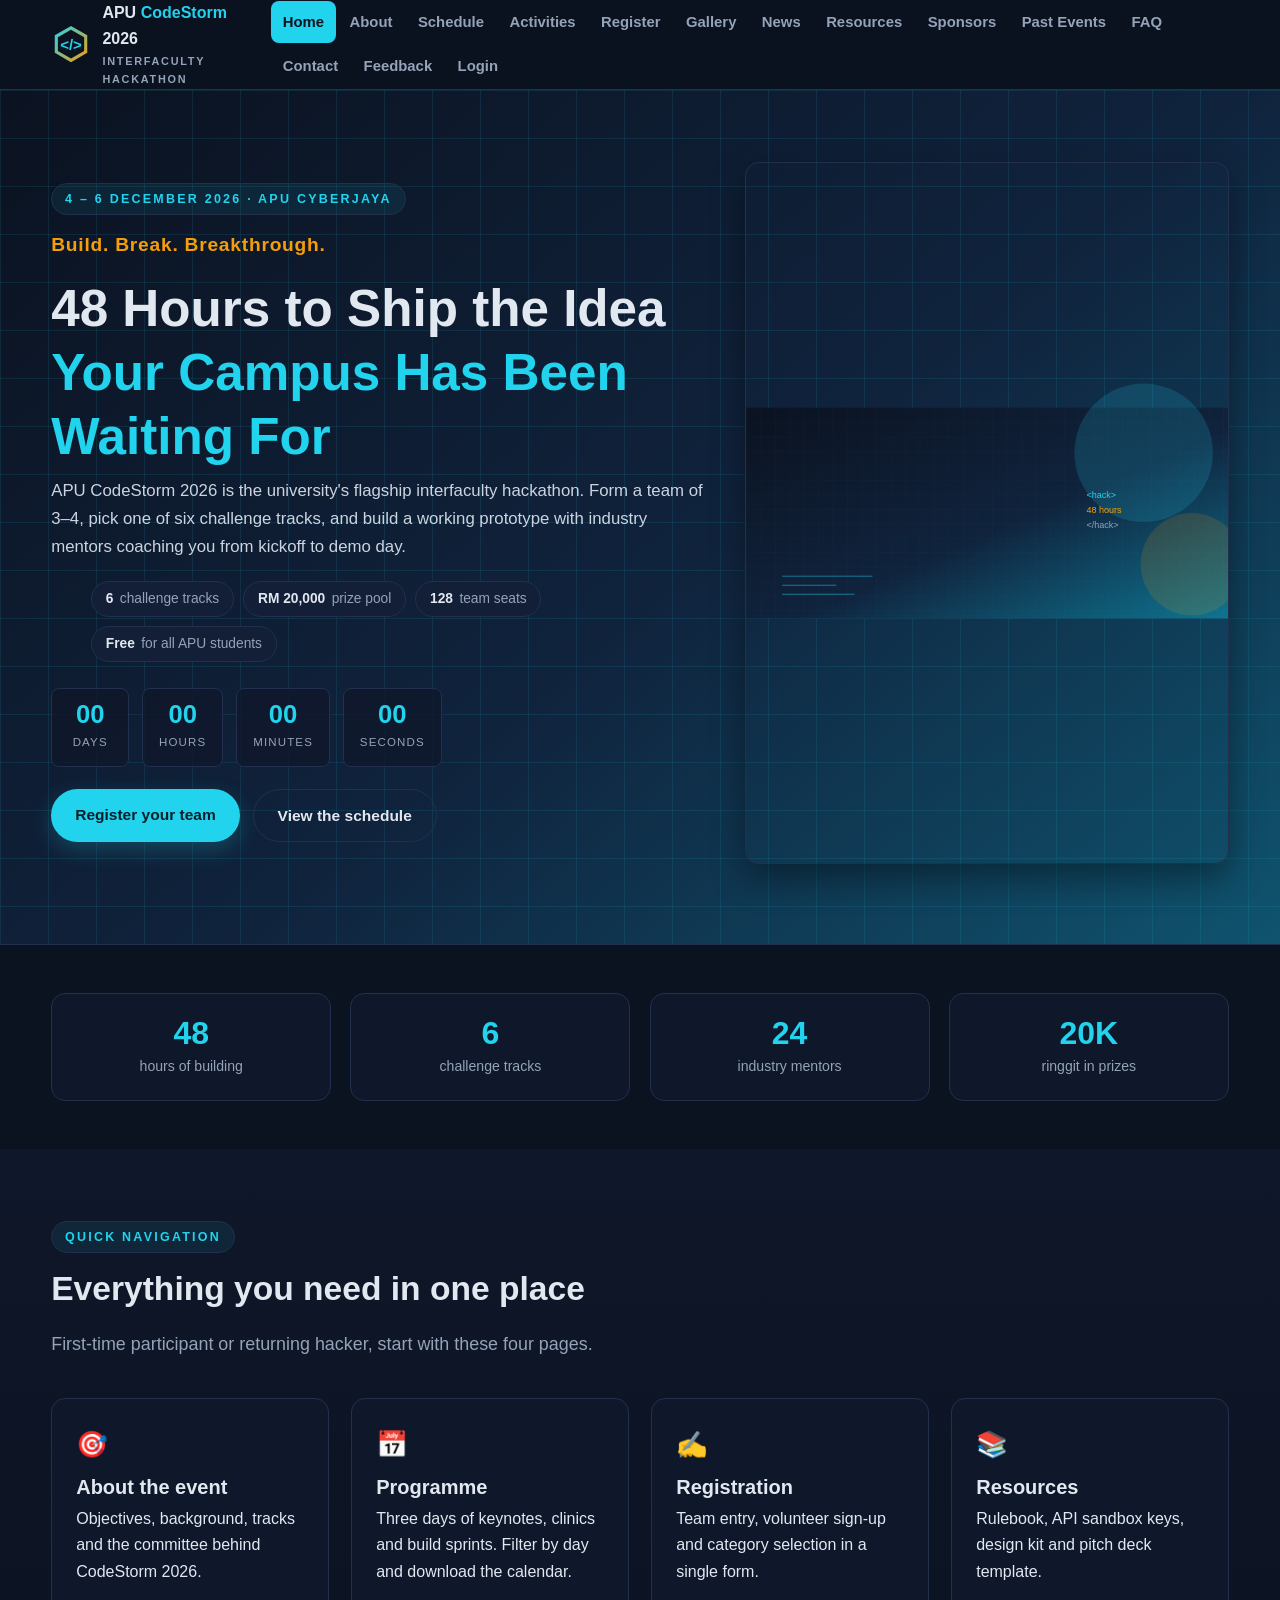
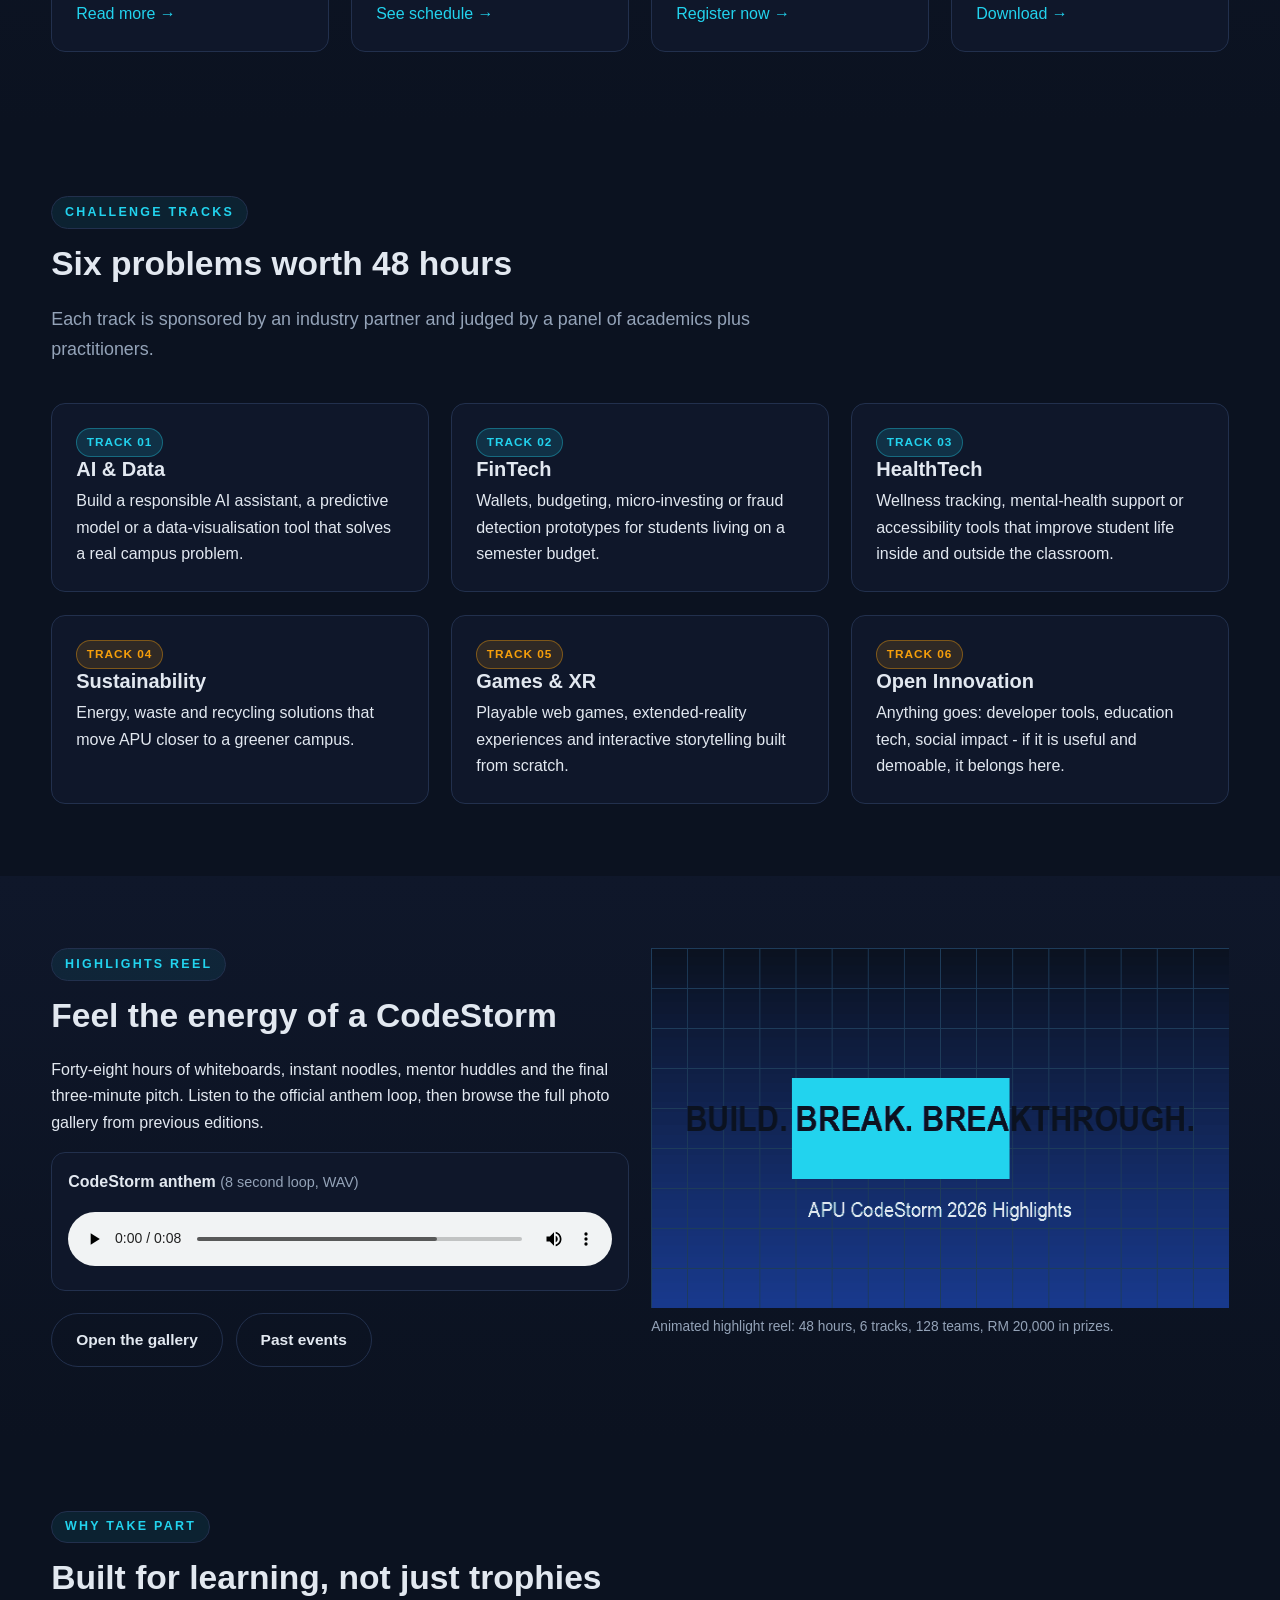
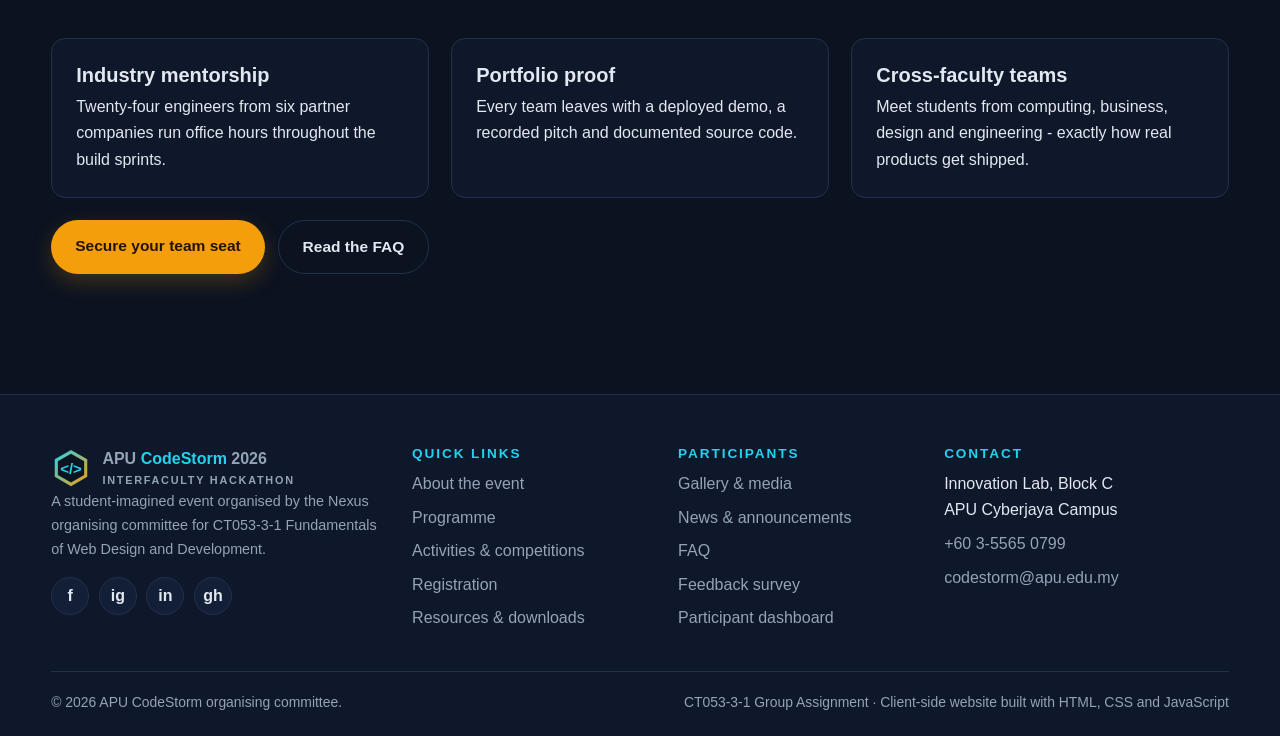
<file: website/index.html>
<!DOCTYPE html>
<html lang="en">
<head>
  <meta charset="UTF-8">
  <meta name="viewport" content="width=device-width, initial-scale=1.0">
  <meta name="description" content="APU CodeStorm 2026 - a 48-hour interfaculty hackathon featuring 6 tracks, RM 20,000 in prizes, mentorship and a demo day at the APU Cyberjaya campus.">
  <meta name="keywords" content="APU, CodeStorm, hackathon, 2026, interfaculty, programming competition, student event">
  <meta name="author" content="APU CodeStorm 2026 Organising Committee">
  <meta property="og:title" content="APU CodeStorm 2026 | Build. Break. Breakthrough.">
  <meta property="og:description" content="48 hours. 6 tracks. 128 teams. Malaysia's liveliest interfaculty hackathon returns to APU Cyberjaya.">
  <meta property="og:image" content="assets/img/hero.svg">
  <title>APU CodeStorm 2026 | Build. Break. Breakthrough.</title>
  <link rel="icon" type="image/svg+xml" href="assets/img/favicon.svg">
  <link rel="stylesheet" href="css/style.css">
  <script src="js/main.js" defer></script>
</head>
<body>
  <a class="skip-link" href="#main">Skip to main content</a>

  <header class="site-header">
    <div class="container nav-wrap">
      <a class="brand" href="index.html">
        <img src="assets/img/logo.svg" alt="APU CodeStorm logo" width="40" height="40">
        <span>APU <b>CodeStorm</b> 2026<small>INTERFACULTY HACKATHON</small></span>
      </a>
      <button class="nav-toggle" type="button" aria-controls="primary-nav" aria-expanded="false" aria-label="Toggle navigation">&#9776;</button>
      <nav class="nav" id="primary-nav" aria-label="Primary navigation">
        <ul>
          <li><a href="index.html">Home</a></li>
          <li><a href="about.html">About</a></li>
          <li><a href="schedule.html">Schedule</a></li>
          <li><a href="activities.html">Activities</a></li>
          <li><a href="register.html">Register</a></li>
          <li><a href="gallery.html">Gallery</a></li>
          <li><a href="news.html">News</a></li>
          <li><a href="resources.html">Resources</a></li>
          <li><a href="sponsors.html">Sponsors</a></li>
          <li><a href="highlights.html">Past Events</a></li>
          <li><a href="faq.html">FAQ</a></li>
          <li><a href="contact.html">Contact</a></li>
          <li><a href="feedback.html">Feedback</a></li>
          <li><a href="login.html">Login</a></li>
        </ul>
      </nav>
    </div>
  </header>

  <main id="main">
    <section class="hero">
      <div class="container hero-inner">
        <div>
          <span class="kicker">4 &ndash; 6 December 2026 &middot; APU Cyberjaya</span>
          <p class="tagline">Build. Break. Breakthrough.</p>
          <h1>48 Hours to Ship the Idea <em>Your Campus Has Been Waiting For</em></h1>
          <p>APU CodeStorm 2026 is the university's flagship interfaculty hackathon. Form a team of
            3&ndash;4, pick one of six challenge tracks, and build a working prototype with industry
            mentors coaching you from kickoff to demo day.</p>

          <ul class="hero-meta">
            <li><span class="chip"><b>6</b> challenge tracks</span></li>
            <li><span class="chip"><b>RM 20,000</b> prize pool</span></li>
            <li><span class="chip"><b>128</b> team seats</span></li>
            <li><span class="chip"><b>Free</b> for all APU students</span></li>
          </ul>

          <div class="countdown" data-countdown="2026-12-04T09:00:00+08:00" aria-label="Countdown to CodeStorm kickoff">
            <div><b data-unit="days">00</b><span>Days</span></div>
            <div><b data-unit="hours">00</b><span>Hours</span></div>
            <div><b data-unit="minutes">00</b><span>Minutes</span></div>
            <div><b data-unit="seconds">00</b><span>Seconds</span></div>
          </div>

          <div class="btn-row">
            <a class="btn" href="register.html">Register your team</a>
            <a class="btn btn--ghost" href="schedule.html">View the schedule</a>
          </div>
        </div>

        <figure class="media hero-art">
          <img src="assets/img/hero.svg" width="1600" height="700"
               alt="Illustrated banner reading APU CodeStorm 2026 with code grid graphics">
        </figure>
      </div>
    </section>

    <section class="section section--tight">
      <div class="container">
        <div class="stat-grid">
          <div class="stat"><b>48</b><span>hours of building</span></div>
          <div class="stat"><b>6</b><span>challenge tracks</span></div>
          <div class="stat"><b>24</b><span>industry mentors</span></div>
          <div class="stat"><b>20K</b><span>ringgit in prizes</span></div>
        </div>
      </div>
    </section>

    <section class="section section--alt">
      <div class="container">
        <div class="section-head">
          <span class="kicker">Quick navigation</span>
          <h2>Everything you need in one place</h2>
          <p class="lead">First-time participant or returning hacker, start with these four pages.</p>
        </div>
        <div class="grid grid--4">
          <article class="card">
            <span class="icon" aria-hidden="true">&#127919;</span>
            <h3>About the event</h3>
            <p>Objectives, background, tracks and the committee behind CodeStorm 2026.</p>
            <p><a href="about.html">Read more &rarr;</a></p>
          </article>
          <article class="card">
            <span class="icon" aria-hidden="true">&#128197;</span>
            <h3>Programme</h3>
            <p>Three days of keynotes, clinics and build sprints. Filter by day and download the calendar.</p>
            <p><a href="schedule.html">See schedule &rarr;</a></p>
          </article>
          <article class="card">
            <span class="icon" aria-hidden="true">&#9997;</span>
            <h3>Registration</h3>
            <p>Team entry, volunteer sign-up and category selection in a single form.</p>
            <p><a href="register.html">Register now &rarr;</a></p>
          </article>
          <article class="card">
            <span class="icon" aria-hidden="true">&#128218;</span>
            <h3>Resources</h3>
            <p>Rulebook, API sandbox keys, design kit and pitch deck template.</p>
            <p><a href="resources.html">Download &rarr;</a></p>
          </article>
        </div>
      </div>
    </section>

    <section class="section">
      <div class="container">
        <div class="section-head">
          <span class="kicker">Challenge tracks</span>
          <h2>Six problems worth 48 hours</h2>
          <p class="lead">Each track is sponsored by an industry partner and judged by a panel of
            academics plus practitioners.</p>
        </div>
        <div class="grid grid--3">
          <article class="card"><span class="badge">Track 01</span>
            <h3>AI &amp; Data</h3>
            <p>Build a responsible AI assistant, a predictive model or a data-visualisation tool that
              solves a real campus problem.</p></article>
          <article class="card"><span class="badge">Track 02</span>
            <h3>FinTech</h3>
            <p>Wallets, budgeting, micro-investing or fraud detection prototypes for students living on
              a semester budget.</p></article>
          <article class="card"><span class="badge">Track 03</span>
            <h3>HealthTech</h3>
            <p>Wellness tracking, mental-health support or accessibility tools that improve student life
              inside and outside the classroom.</p></article>
          <article class="card"><span class="badge badge--accent">Track 04</span>
            <h3>Sustainability</h3>
            <p>Energy, waste and recycling solutions that move APU closer to a greener campus.</p></article>
          <article class="card"><span class="badge badge--accent">Track 05</span>
            <h3>Games &amp; XR</h3>
            <p>Playable web games, extended-reality experiences and interactive storytelling built from
              scratch.</p></article>
          <article class="card"><span class="badge badge--accent">Track 06</span>
            <h3>Open Innovation</h3>
            <p>Anything goes: developer tools, education tech, social impact - if it is useful and demoable,
              it belongs here.</p></article>
        </div>
      </div>
    </section>

    <section class="section section--alt">
      <div class="container">
        <div class="grid grid--2">
          <div>
            <span class="kicker">Highlights reel</span>
            <h2>Feel the energy of a CodeStorm</h2>
            <p>Forty-eight hours of whiteboards, instant noodles, mentor huddles and the final
              three-minute pitch. Listen to the official anthem loop, then browse the full
              photo gallery from previous editions.</p>
            <div class="media-frame">
              <p><strong>CodeStorm anthem</strong> <span class="muted small">(8 second loop, WAV)</span></p>
              <audio controls preload="metadata" src="assets/media/codestorm-anthem.wav">
                Your browser does not support the audio element.
                <a href="assets/media/codestorm-anthem.wav">Download the anthem</a>.
              </audio>
            </div>
            <div class="btn-row">
              <a class="btn btn--ghost" href="gallery.html">Open the gallery</a>
              <a class="btn btn--ghost" href="highlights.html">Past events</a>
            </div>
          </div>
          <figure class="media">
            <img src="assets/media/highlights.gif" width="640" height="360"
                 alt="Animated CodeStorm highlight reel cycling through key statistics">
            <figcaption>Animated highlight reel: 48 hours, 6 tracks, 128 teams, RM 20,000 in prizes.</figcaption>
          </figure>
        </div>
      </div>
    </section>

    <section class="section">
      <div class="container">
        <div class="section-head">
          <span class="kicker">Why take part</span>
          <h2>Built for learning, not just trophies</h2>
        </div>
        <div class="grid grid--3">
          <article class="card"><h3>Industry mentorship</h3>
            <p>Twenty-four engineers from six partner companies run office hours throughout the build
              sprints.</p></article>
          <article class="card"><h3>Portfolio proof</h3>
            <p>Every team leaves with a deployed demo, a recorded pitch and documented source code.</p></article>
          <article class="card"><h3>Cross-faculty teams</h3>
            <p>Meet students from computing, business, design and engineering - exactly how real products
              get shipped.</p></article>
        </div>
        <div class="btn-row text-center">
          <a class="btn btn--accent" href="register.html">Secure your team seat</a>
          <a class="btn btn--ghost" href="faq.html">Read the FAQ</a>
        </div>
      </div>
    </section>
  </main>

  <footer class="site-footer">
    <div class="container">
      <div class="footer-grid">
        <div>
          <a class="brand" href="index.html">
            <img src="assets/img/logo.svg" alt="APU CodeStorm logo" width="40" height="40">
            <span>APU <b>CodeStorm</b> 2026<small>INTERFACULTY HACKATHON</small></span>
          </a>
          <p class="small muted">A student-imagined event organised by the Nexus organising committee
            for CT053-3-1 Fundamentals of Web Design and Development.</p>
          <div class="socials">
            <a href="https://www.facebook.com" aria-label="Facebook">f</a>
            <a href="https://www.instagram.com" aria-label="Instagram">ig</a>
            <a href="https://www.linkedin.com" aria-label="LinkedIn">in</a>
            <a href="https://github.com" aria-label="GitHub">gh</a>
          </div>
        </div>
        <div>
          <h4>Quick links</h4>
          <ul>
            <li><a href="about.html">About the event</a></li>
            <li><a href="schedule.html">Programme</a></li>
            <li><a href="activities.html">Activities &amp; competitions</a></li>
            <li><a href="register.html">Registration</a></li>
            <li><a href="resources.html">Resources &amp; downloads</a></li>
          </ul>
        </div>
        <div>
          <h4>Participants</h4>
          <ul>
            <li><a href="gallery.html">Gallery &amp; media</a></li>
            <li><a href="news.html">News &amp; announcements</a></li>
            <li><a href="faq.html">FAQ</a></li>
            <li><a href="feedback.html">Feedback survey</a></li>
            <li><a href="dashboard.html">Participant dashboard</a></li>
          </ul>
        </div>
        <div>
          <h4>Contact</h4>
          <ul>
            <li>Innovation Lab, Block C<br>APU Cyberjaya Campus</li>
            <li><a href="tel:+60355650799">+60 3-5565 0799</a></li>
            <li><a href="mailto:codestorm@apu.edu.my">codestorm@apu.edu.my</a></li>
          </ul>
        </div>
      </div>
      <div class="footer-bottom">
        <span>&copy; <span data-year>2026</span> APU CodeStorm organising committee.</span>
        <span>CT053-3-1 Group Assignment &middot; Client-side website built with HTML, CSS and JavaScript</span>
      </div>
    </div>
  </footer>

  <button class="to-top" type="button" aria-label="Back to top">&#8679;</button>
</body>
</html>
</file>
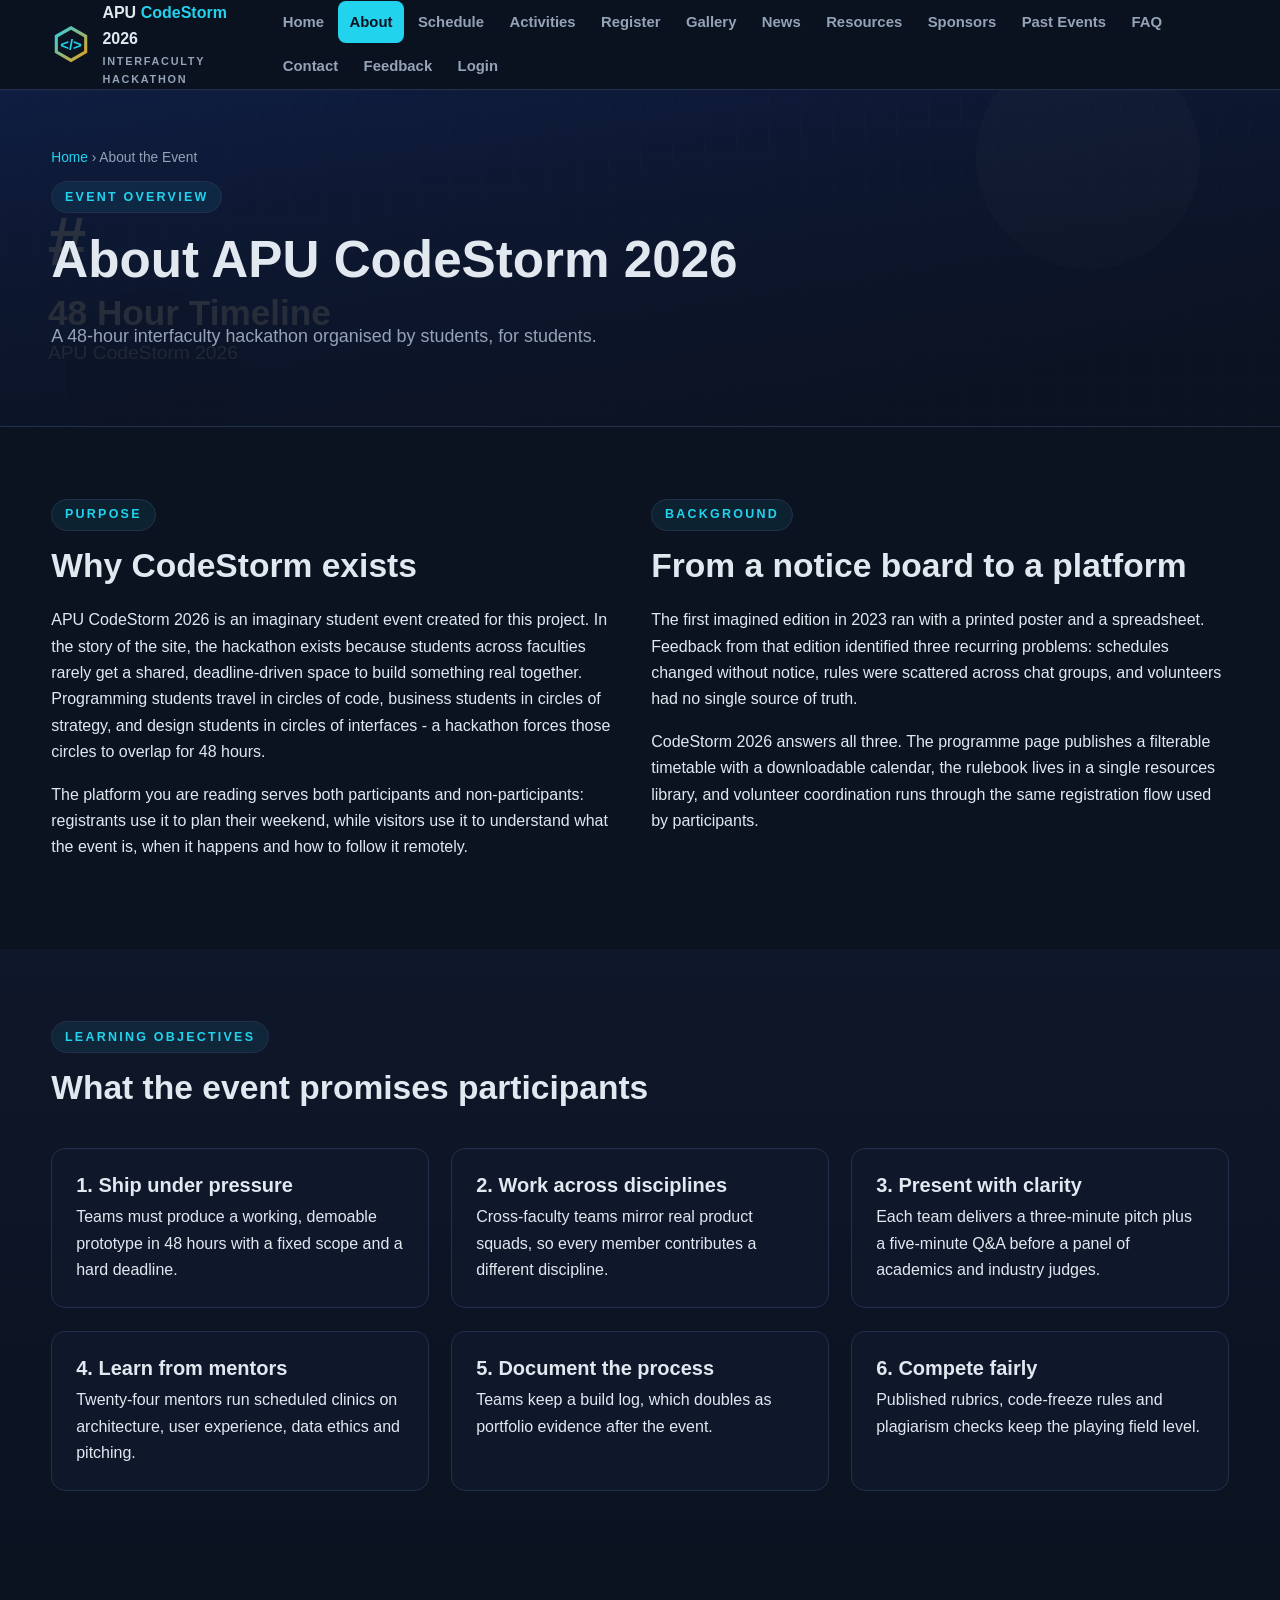
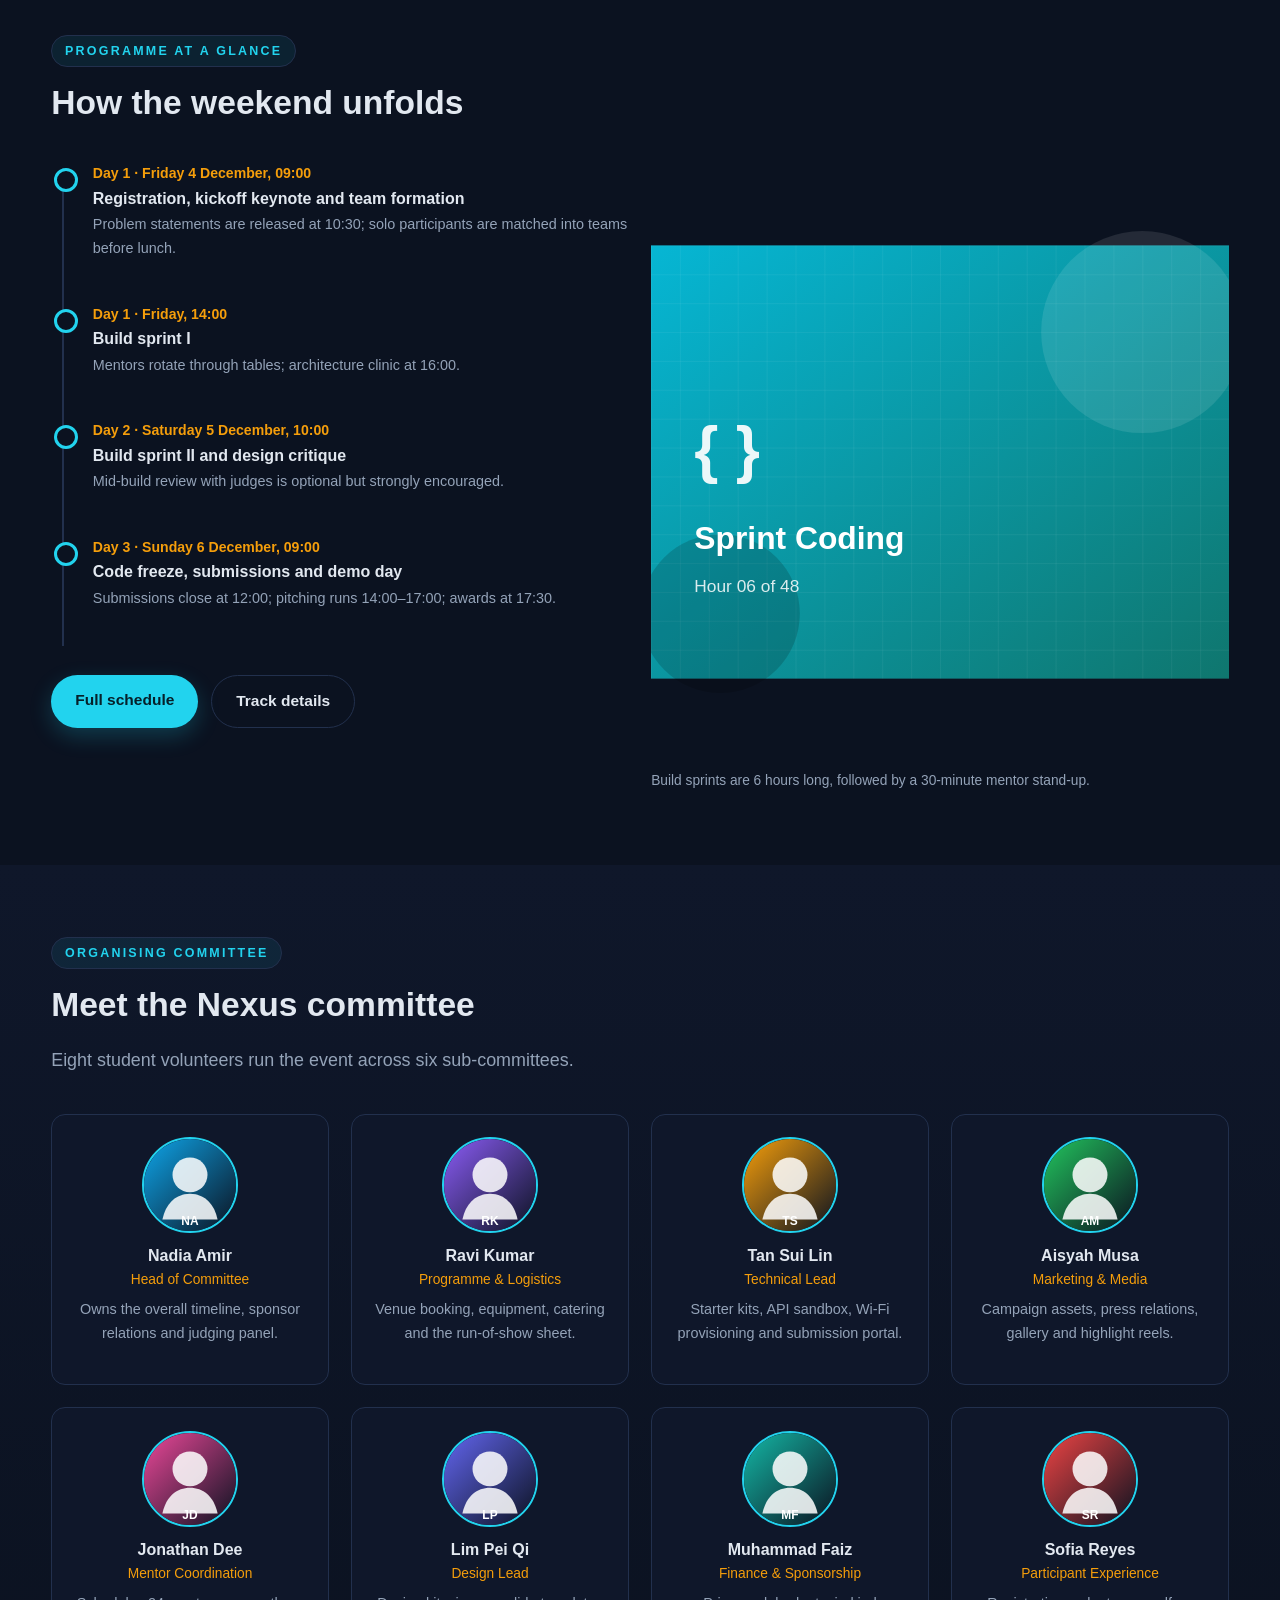
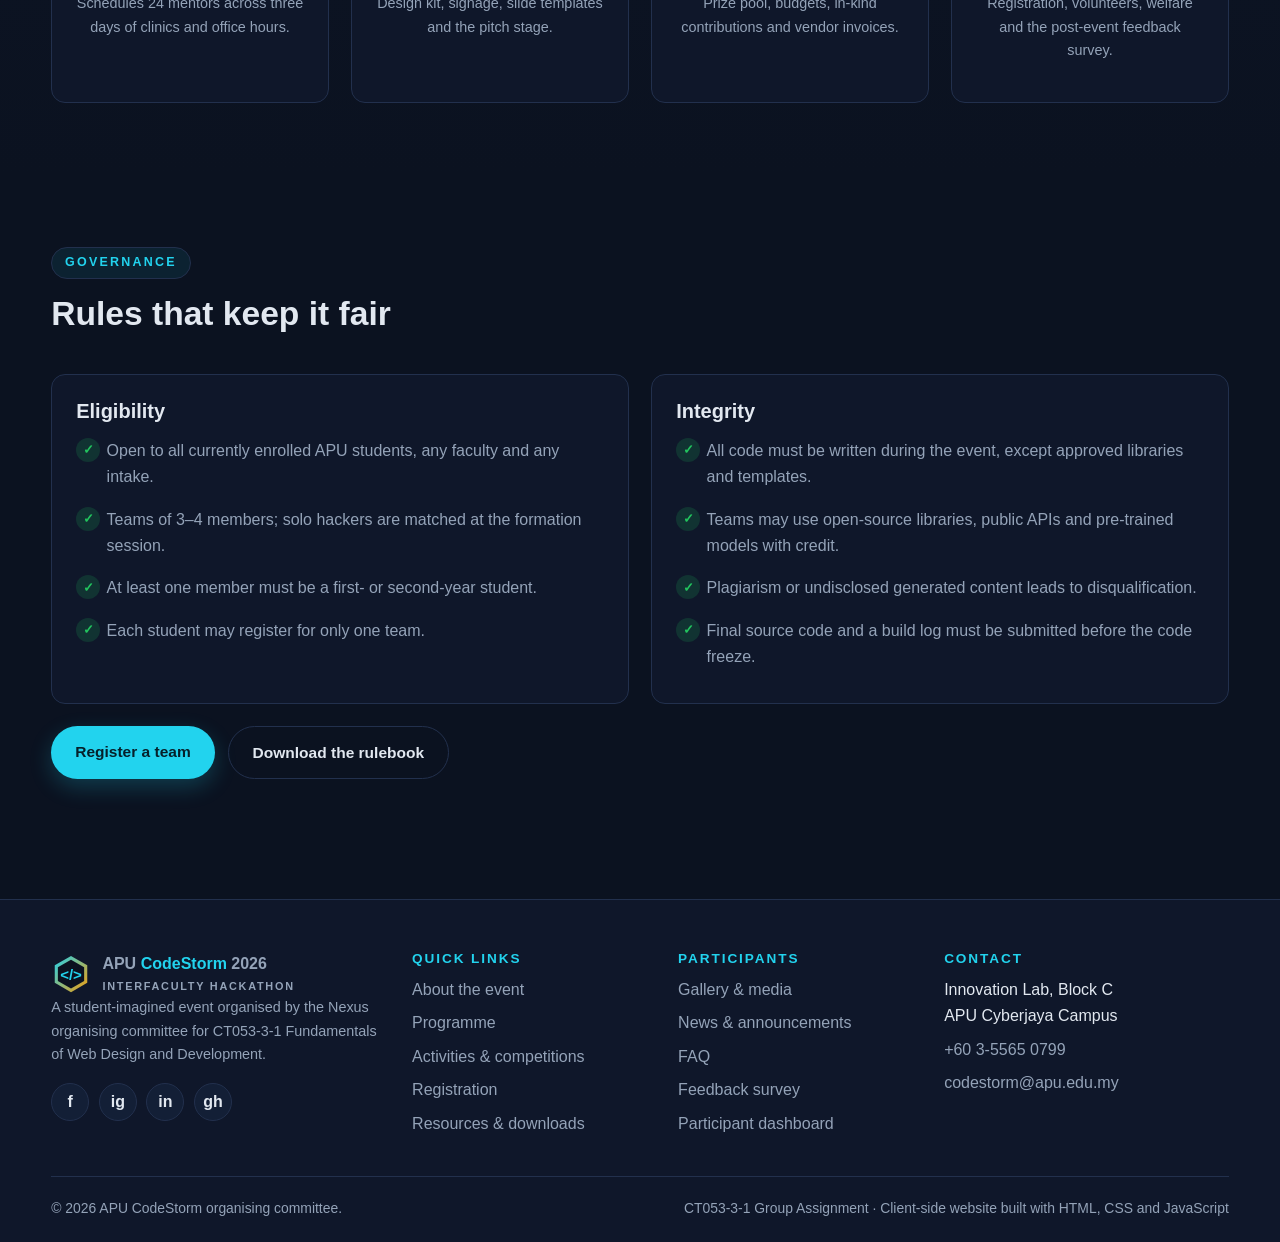
<file: website/about.html>
<!DOCTYPE html>
<html lang="en">
<head>
  <meta charset="UTF-8">
  <meta name="viewport" content="width=device-width, initial-scale=1.0">
  <meta name="description" content="About APU CodeStorm 2026 - purpose, objectives, background, challenge tracks and the student organising committee.">
  <title>About the Event | APU CodeStorm 2026</title>
  <link rel="icon" type="image/svg+xml" href="assets/img/favicon.svg">
  <link rel="stylesheet" href="css/style.css">
  <script src="js/main.js" defer></script>
</head>
<body>
  <a class="skip-link" href="#main">Skip to main content</a>

  <header class="site-header">
    <div class="container nav-wrap">
      <a class="brand" href="index.html">
        <img src="assets/img/logo.svg" alt="APU CodeStorm logo" width="40" height="40">
        <span>APU <b>CodeStorm</b> 2026<small>INTERFACULTY HACKATHON</small></span>
      </a>
      <button class="nav-toggle" type="button" aria-controls="primary-nav" aria-expanded="false" aria-label="Toggle navigation">&#9776;</button>
      <nav class="nav" id="primary-nav" aria-label="Primary navigation">
        <ul>
          <li><a href="index.html">Home</a></li>
          <li><a href="about.html">About</a></li>
          <li><a href="schedule.html">Schedule</a></li>
          <li><a href="activities.html">Activities</a></li>
          <li><a href="register.html">Register</a></li>
          <li><a href="gallery.html">Gallery</a></li>
          <li><a href="news.html">News</a></li>
          <li><a href="resources.html">Resources</a></li>
          <li><a href="sponsors.html">Sponsors</a></li>
          <li><a href="highlights.html">Past Events</a></li>
          <li><a href="faq.html">FAQ</a></li>
          <li><a href="contact.html">Contact</a></li>
          <li><a href="feedback.html">Feedback</a></li>
          <li><a href="login.html">Login</a></li>
        </ul>
      </nav>
    </div>
  </header>

  <main id="main">
    <section class="page-header" style="background-image:linear-gradient(rgba(11,18,32,.82),rgba(11,18,32,.92)),url('assets/img/schedule-banner.svg')">
      <div class="container">
        <p class="crumbs"><a href="index.html">Home</a> &rsaquo; About the Event</p>
        <span class="kicker">Event overview</span>
        <h1>About APU CodeStorm 2026</h1>
        <p class="lead">A 48-hour interfaculty hackathon organised by students, for students.</p>
      </div>
    </section>

    <section class="section">
      <div class="container grid grid--2">
        <div>
          <span class="kicker">Purpose</span>
          <h2>Why CodeStorm exists</h2>
          <p>APU CodeStorm 2026 is an imaginary student event created for this project. In the story of
            the site, the hackathon exists because students across faculties rarely get a shared,
            deadline-driven space to build something real together. Programming students travel in
            circles of code, business students in circles of strategy, and design students in circles
            of interfaces - a hackathon forces those circles to overlap for 48 hours.</p>
          <p>The platform you are reading serves both participants and non-participants: registrants use
            it to plan their weekend, while visitors use it to understand what the event is, when it
            happens and how to follow it remotely.</p>
        </div>
        <div>
          <span class="kicker">Background</span>
          <h2>From a notice board to a platform</h2>
          <p>The first imagined edition in 2023 ran with a printed poster and a spreadsheet. Feedback
            from that edition identified three recurring problems: schedules changed without notice,
            rules were scattered across chat groups, and volunteers had no single source of truth.</p>
          <p>CodeStorm 2026 answers all three. The programme page publishes a filterable timetable with
            a downloadable calendar, the rulebook lives in a single resources library, and volunteer
            coordination runs through the same registration flow used by participants.</p>
        </div>
      </div>
    </section>

    <section class="section section--alt">
      <div class="container">
        <div class="section-head">
          <span class="kicker">Learning objectives</span>
          <h2>What the event promises participants</h2>
        </div>
        <div class="grid grid--3">
          <article class="card"><h3>1. Ship under pressure</h3>
            <p>Teams must produce a working, demoable prototype in 48 hours with a fixed scope and a
              hard deadline.</p></article>
          <article class="card"><h3>2. Work across disciplines</h3>
            <p>Cross-faculty teams mirror real product squads, so every member contributes a different
              discipline.</p></article>
          <article class="card"><h3>3. Present with clarity</h3>
            <p>Each team delivers a three-minute pitch plus a five-minute Q&amp;A before a panel of
              academics and industry judges.</p></article>
          <article class="card"><h3>4. Learn from mentors</h3>
            <p>Twenty-four mentors run scheduled clinics on architecture, user experience, data ethics
              and pitching.</p></article>
          <article class="card"><h3>5. Document the process</h3>
            <p>Teams keep a build log, which doubles as portfolio evidence after the event.</p></article>
          <article class="card"><h3>6. Compete fairly</h3>
            <p>Published rubrics, code-freeze rules and plagiarism checks keep the playing field level.</p></article>
        </div>
      </div>
    </section>

    <section class="section">
      <div class="container">
        <div class="section-head">
          <span class="kicker">Programme at a glance</span>
          <h2>How the weekend unfolds</h2>
        </div>
        <div class="grid grid--2">
          <div>
            <ul class="timeline">
              <li><time datetime="2026-12-04T09:00">Day 1 &middot; Friday 4 December, 09:00</time>
                <h4>Registration, kickoff keynote and team formation</h4>
                <p class="muted small">Problem statements are released at 10:30; solo participants are
                  matched into teams before lunch.</p></li>
              <li><time datetime="2026-12-04T14:00">Day 1 &middot; Friday, 14:00</time>
                <h4>Build sprint I</h4>
                <p class="muted small">Mentors rotate through tables; architecture clinic at 16:00.</p></li>
              <li><time datetime="2026-12-05T10:00">Day 2 &middot; Saturday 5 December, 10:00</time>
                <h4>Build sprint II and design critique</h4>
                <p class="muted small">Mid-build review with judges is optional but strongly encouraged.</p></li>
              <li><time datetime="2026-12-06T09:00">Day 3 &middot; Sunday 6 December, 09:00</time>
                <h4>Code freeze, submissions and demo day</h4>
                <p class="muted small">Submissions close at 12:00; pitching runs 14:00&ndash;17:00; awards at 17:30.</p></li>
            </ul>
            <div class="btn-row">
              <a class="btn" href="schedule.html">Full schedule</a>
              <a class="btn btn--ghost" href="activities.html">Track details</a>
            </div>
          </div>
          <figure class="media">
            <img src="assets/img/gallery-03.svg" width="800" height="600"
                 alt="Illustration of a team sprinting through a 48-hour coding session">
            <figcaption>Build sprints are 6 hours long, followed by a 30-minute mentor stand-up.</figcaption>
          </figure>
        </div>
      </div>
    </section>

    <section class="section section--alt">
      <div class="container">
        <div class="section-head">
          <span class="kicker">Organising committee</span>
          <h2>Meet the Nexus committee</h2>
          <p class="lead">Eight student volunteers run the event across six sub-committees.</p>
        </div>
        <div class="grid grid--4">
          <article class="person">
            <img src="assets/img/avatar-na.svg" width="200" height="200" alt="Portrait placeholder for Nadia Amir">
            <h4>Nadia Amir</h4><p class="role">Head of Committee</p>
            <p class="small muted">Owns the overall timeline, sponsor relations and judging panel.</p>
          </article>
          <article class="person">
            <img src="assets/img/avatar-rk.svg" width="200" height="200" alt="Portrait placeholder for Ravi Kumar">
            <h4>Ravi Kumar</h4><p class="role">Programme &amp; Logistics</p>
            <p class="small muted">Venue booking, equipment, catering and the run-of-show sheet.</p>
          </article>
          <article class="person">
            <img src="assets/img/avatar-ts.svg" width="200" height="200" alt="Portrait placeholder for Tan Sui Lin">
            <h4>Tan Sui Lin</h4><p class="role">Technical Lead</p>
            <p class="small muted">Starter kits, API sandbox, Wi-Fi provisioning and submission portal.</p>
          </article>
          <article class="person">
            <img src="assets/img/avatar-am.svg" width="200" height="200" alt="Portrait placeholder for Aisyah Musa">
            <h4>Aisyah Musa</h4><p class="role">Marketing &amp; Media</p>
            <p class="small muted">Campaign assets, press relations, gallery and highlight reels.</p>
          </article>
          <article class="person">
            <img src="assets/img/avatar-jd.svg" width="200" height="200" alt="Portrait placeholder for Jonathan Dee">
            <h4>Jonathan Dee</h4><p class="role">Mentor Coordination</p>
            <p class="small muted">Schedules 24 mentors across three days of clinics and office hours.</p>
          </article>
          <article class="person">
            <img src="assets/img/avatar-lp.svg" width="200" height="200" alt="Portrait placeholder for Lim Pei Qi">
            <h4>Lim Pei Qi</h4><p class="role">Design Lead</p>
            <p class="small muted">Design kit, signage, slide templates and the pitch stage.</p>
          </article>
          <article class="person">
            <img src="assets/img/avatar-mf.svg" width="200" height="200" alt="Portrait placeholder for Muhammad Faiz">
            <h4>Muhammad Faiz</h4><p class="role">Finance &amp; Sponsorship</p>
            <p class="small muted">Prize pool, budgets, in-kind contributions and vendor invoices.</p>
          </article>
          <article class="person">
            <img src="assets/img/avatar-sr.svg" width="200" height="200" alt="Portrait placeholder for Sofia Reyes">
            <h4>Sofia Reyes</h4><p class="role">Participant Experience</p>
            <p class="small muted">Registration, volunteers, welfare and the post-event feedback survey.</p>
          </article>
        </div>
      </div>
    </section>

    <section class="section">
      <div class="container">
        <div class="section-head">
          <span class="kicker">Governance</span>
          <h2>Rules that keep it fair</h2>
        </div>
        <div class="grid grid--2">
          <div class="card">
            <h3>Eligibility</h3>
            <ul class="checklist">
              <li>Open to all currently enrolled APU students, any faculty and any intake.</li>
              <li>Teams of 3&ndash;4 members; solo hackers are matched at the formation session.</li>
              <li>At least one member must be a first- or second-year student.</li>
              <li>Each student may register for only one team.</li>
            </ul>
          </div>
          <div class="card">
            <h3>Integrity</h3>
            <ul class="checklist">
              <li>All code must be written during the event, except approved libraries and templates.</li>
              <li>Teams may use open-source libraries, public APIs and pre-trained models with credit.</li>
              <li>Plagiarism or undisclosed generated content leads to disqualification.</li>
              <li>Final source code and a build log must be submitted before the code freeze.</li>
            </ul>
          </div>
        </div>
        <div class="btn-row">
          <a class="btn" href="register.html">Register a team</a>
          <a class="btn btn--ghost" href="resources.html">Download the rulebook</a>
        </div>
      </div>
    </section>
  </main>

  <footer class="site-footer">
    <div class="container">
      <div class="footer-grid">
        <div>
          <a class="brand" href="index.html">
            <img src="assets/img/logo.svg" alt="APU CodeStorm logo" width="40" height="40">
            <span>APU <b>CodeStorm</b> 2026<small>INTERFACULTY HACKATHON</small></span>
          </a>
          <p class="small muted">A student-imagined event organised by the Nexus organising committee
            for CT053-3-1 Fundamentals of Web Design and Development.</p>
          <div class="socials">
            <a href="https://www.facebook.com" aria-label="Facebook">f</a>
            <a href="https://www.instagram.com" aria-label="Instagram">ig</a>
            <a href="https://www.linkedin.com" aria-label="LinkedIn">in</a>
            <a href="https://github.com" aria-label="GitHub">gh</a>
          </div>
        </div>
        <div>
          <h4>Quick links</h4>
          <ul>
            <li><a href="about.html">About the event</a></li>
            <li><a href="schedule.html">Programme</a></li>
            <li><a href="activities.html">Activities &amp; competitions</a></li>
            <li><a href="register.html">Registration</a></li>
            <li><a href="resources.html">Resources &amp; downloads</a></li>
          </ul>
        </div>
        <div>
          <h4>Participants</h4>
          <ul>
            <li><a href="gallery.html">Gallery &amp; media</a></li>
            <li><a href="news.html">News &amp; announcements</a></li>
            <li><a href="faq.html">FAQ</a></li>
            <li><a href="feedback.html">Feedback survey</a></li>
            <li><a href="dashboard.html">Participant dashboard</a></li>
          </ul>
        </div>
        <div>
          <h4>Contact</h4>
          <ul>
            <li>Innovation Lab, Block C<br>APU Cyberjaya Campus</li>
            <li><a href="tel:+60355650799">+60 3-5565 0799</a></li>
            <li><a href="mailto:codestorm@apu.edu.my">codestorm@apu.edu.my</a></li>
          </ul>
        </div>
      </div>
      <div class="footer-bottom">
        <span>&copy; <span data-year>2026</span> APU CodeStorm organising committee.</span>
        <span>CT053-3-1 Group Assignment &middot; Client-side website built with HTML, CSS and JavaScript</span>
      </div>
    </div>
  </footer>

  <button class="to-top" type="button" aria-label="Back to top">&#8679;</button>
</body>
</html>
</file>
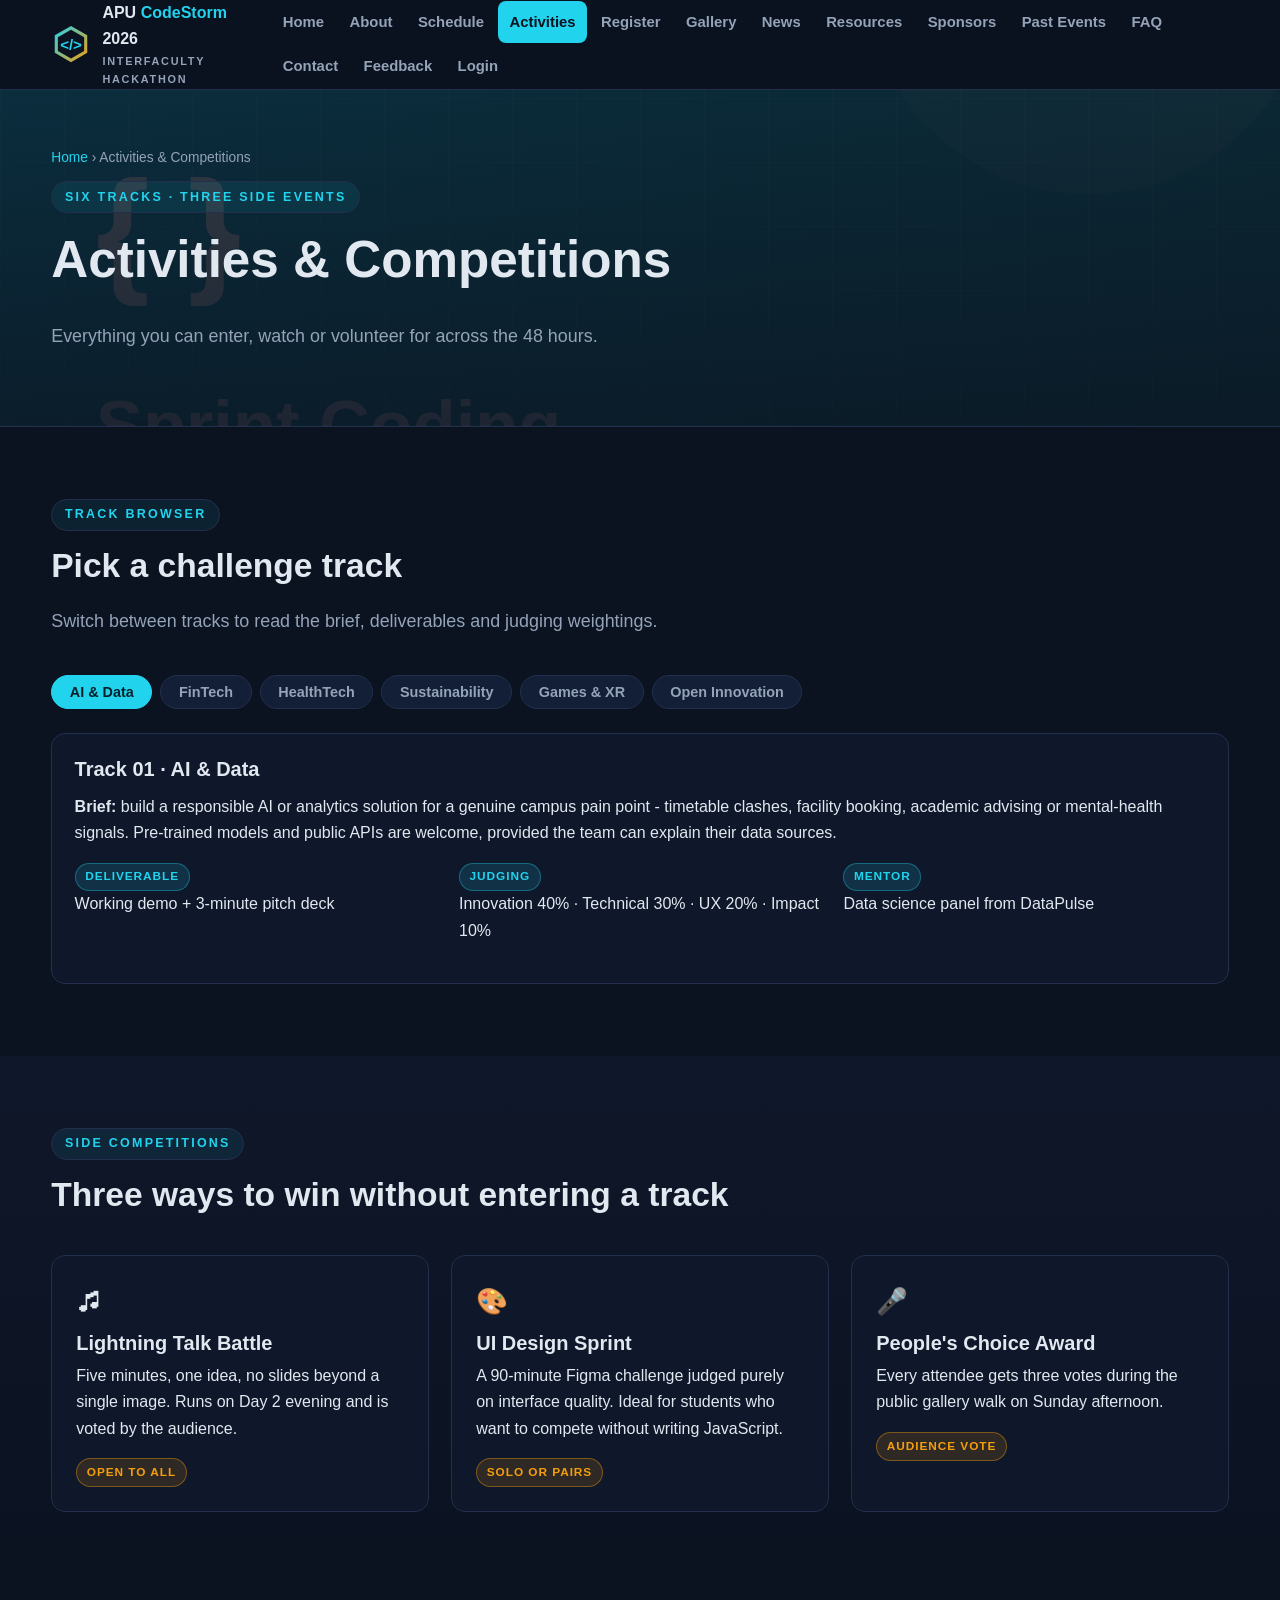
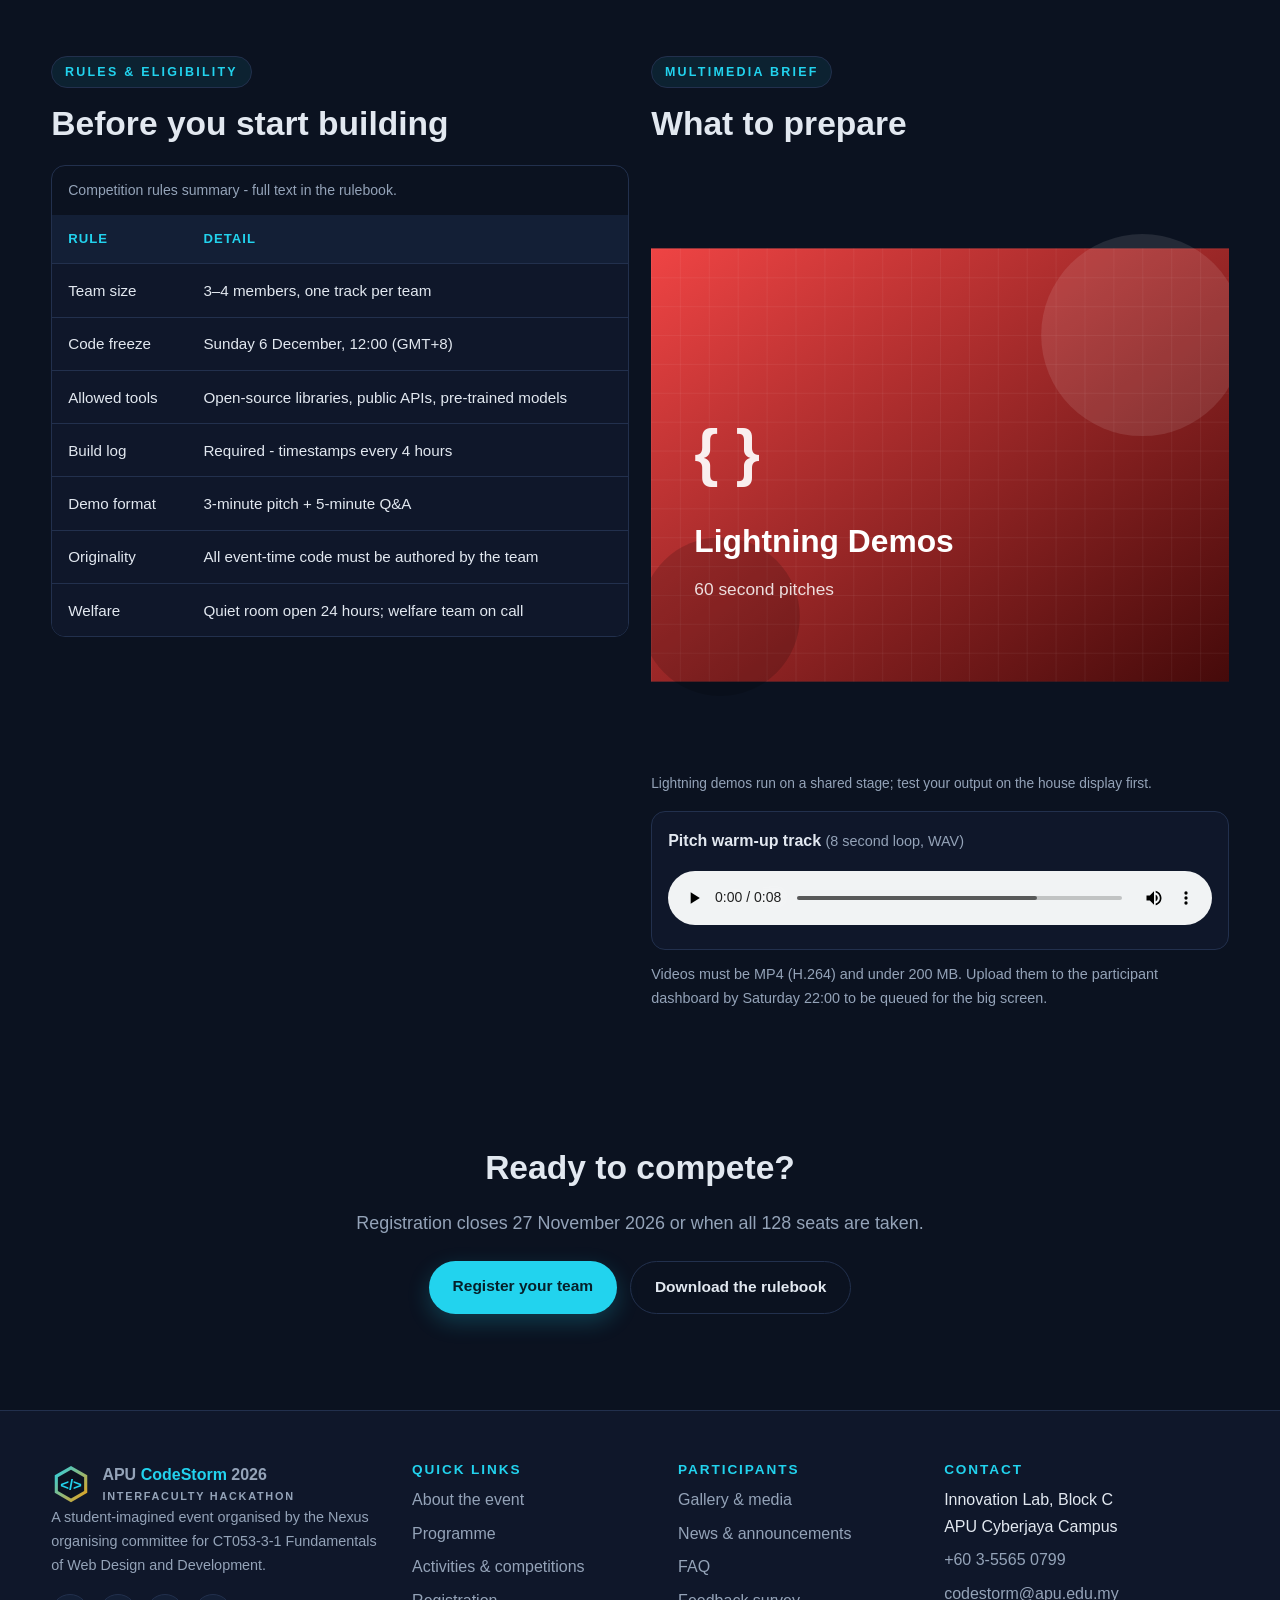
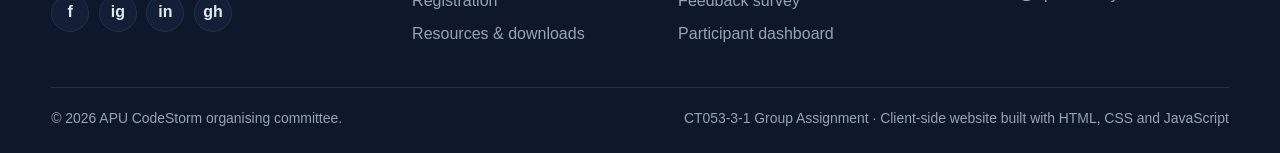
<file: website/activities.html>
<!DOCTYPE html>
<html lang="en">
<head>
  <meta charset="UTF-8">
  <meta name="viewport" content="width=device-width, initial-scale=1.0">
  <meta name="description" content="Activities, competition tracks, rules and eligibility for APU CodeStorm 2026.">
  <title>Activities &amp; Competitions | APU CodeStorm 2026</title>
  <link rel="icon" type="image/svg+xml" href="assets/img/favicon.svg">
  <link rel="stylesheet" href="css/style.css">
  <script src="js/main.js" defer></script>
</head>
<body>
  <a class="skip-link" href="#main">Skip to main content</a>

  <header class="site-header">
    <div class="container nav-wrap">
      <a class="brand" href="index.html">
        <img src="assets/img/logo.svg" alt="APU CodeStorm logo" width="40" height="40">
        <span>APU <b>CodeStorm</b> 2026<small>INTERFACULTY HACKATHON</small></span>
      </a>
      <button class="nav-toggle" type="button" aria-controls="primary-nav" aria-expanded="false" aria-label="Toggle navigation">&#9776;</button>
      <nav class="nav" id="primary-nav" aria-label="Primary navigation">
        <ul>
          <li><a href="index.html">Home</a></li>
          <li><a href="about.html">About</a></li>
          <li><a href="schedule.html">Schedule</a></li>
          <li><a href="activities.html">Activities</a></li>
          <li><a href="register.html">Register</a></li>
          <li><a href="gallery.html">Gallery</a></li>
          <li><a href="news.html">News</a></li>
          <li><a href="resources.html">Resources</a></li>
          <li><a href="sponsors.html">Sponsors</a></li>
          <li><a href="highlights.html">Past Events</a></li>
          <li><a href="faq.html">FAQ</a></li>
          <li><a href="contact.html">Contact</a></li>
          <li><a href="feedback.html">Feedback</a></li>
          <li><a href="login.html">Login</a></li>
        </ul>
      </nav>
    </div>
  </header>

  <main id="main">
    <section class="page-header" style="background-image:linear-gradient(rgba(11,18,32,.82),rgba(11,18,32,.92)),url('assets/img/gallery-03.svg')">
      <div class="container">
        <p class="crumbs"><a href="index.html">Home</a> &rsaquo; Activities &amp; Competitions</p>
        <span class="kicker">Six tracks &middot; three side events</span>
        <h1>Activities &amp; Competitions</h1>
        <p class="lead">Everything you can enter, watch or volunteer for across the 48 hours.</p>
      </div>
    </section>

    <section class="section">
      <div class="container">
        <div class="section-head">
          <span class="kicker">Track browser</span>
          <h2>Pick a challenge track</h2>
          <p class="lead">Switch between tracks to read the brief, deliverables and judging weightings.</p>
        </div>

        <div data-tabs>
          <div class="tabs" role="tablist" aria-label="Challenge tracks">
            <button class="tab-btn" role="tab" aria-selected="true" aria-controls="track-ai" id="tab-ai" type="button">AI &amp; Data</button>
            <button class="tab-btn" role="tab" aria-selected="false" aria-controls="track-fin" id="tab-fin" type="button">FinTech</button>
            <button class="tab-btn" role="tab" aria-selected="false" aria-controls="track-health" id="tab-health" type="button">HealthTech</button>
            <button class="tab-btn" role="tab" aria-selected="false" aria-controls="track-green" id="tab-green" type="button">Sustainability</button>
            <button class="tab-btn" role="tab" aria-selected="false" aria-controls="track-games" id="tab-games" type="button">Games &amp; XR</button>
            <button class="tab-btn" role="tab" aria-selected="false" aria-controls="track-open" id="tab-open" type="button">Open Innovation</button>
          </div>

          <div class="tab-panel panel" id="track-ai" role="tabpanel" aria-labelledby="tab-ai">
            <h3>Track 01 &middot; AI &amp; Data</h3>
            <p><strong>Brief:</strong> build a responsible AI or analytics solution for a genuine campus
              pain point - timetable clashes, facility booking, academic advising or mental-health
              signals. Pre-trained models and public APIs are welcome, provided the team can explain
              their data sources.</p>
            <div class="grid grid--3">
              <p><span class="badge">Deliverable</span><br>Working demo + 3-minute pitch deck</p>
              <p><span class="badge">Judging</span><br>Innovation 40% &middot; Technical 30% &middot; UX 20% &middot; Impact 10%</p>
              <p><span class="badge">Mentor</span><br>Data science panel from DataPulse</p>
            </div>
          </div>

          <div class="tab-panel panel" id="track-fin" role="tabpanel" aria-labelledby="tab-fin" hidden>
            <h3>Track 02 &middot; FinTech</h3>
            <p><strong>Brief:</strong> design a money tool for students - budgeting, split bills,
              micro-savings, scholarship tracking or scam detection. Teams must include a threat model
              explaining how the prototype protects user data.</p>
            <div class="grid grid--3">
              <p><span class="badge">Deliverable</span><br>Prototype + security note</p>
              <p><span class="badge">Judging</span><br>Feasibility 35% &middot; Security 30% &middot; UX 25% &middot; Impact 10%</p>
              <p><span class="badge">Mentor</span><br>FinTech engineering desk from Nexlify</p>
            </div>
          </div>

          <div class="tab-panel panel" id="track-health" role="tabpanel" aria-labelledby="tab-health" hidden>
            <h3>Track 03 &middot; HealthTech</h3>
            <p><strong>Brief:</strong> tackle student wellbeing - sleep, stress, posture, nutrition or
              accessibility. Prototypes must be tested with at least five real users and report what
              changed after feedback.</p>
            <div class="grid grid--3">
              <p><span class="badge">Deliverable</span><br>Prototype + usability test report</p>
              <p><span class="badge">Judging</span><br>Impact 35% &middot; Evidence 30% &middot; UX 25% &middot; Innovation 10%</p>
              <p><span class="badge">Mentor</span><br>Clinical UX panel from CloudNine</p>
            </div>
          </div>

          <div class="tab-panel panel" id="track-green" role="tabpanel" aria-labelledby="tab-green" hidden>
            <h3>Track 04 &middot; Sustainability</h3>
            <p><strong>Brief:</strong> reduce the campus footprint - energy dashboards, food-waste
              tracking, recycling incentives or low-carbon travel planning. Real measurements beat
              estimates, so bring data if you have it.</p>
            <div class="grid grid--3">
              <p><span class="badge">Deliverable</span><br>Prototype + impact projection</p>
              <p><span class="badge">Judging</span><br>Impact 40% &middot; Feasibility 30% &middot; UX 20% &middot; Innovation 10%</p>
              <p><span class="badge">Mentor</span><br>Green-tech desk from Quantum Labs</p>
            </div>
          </div>

          <div class="tab-panel panel" id="track-games" role="tabpanel" aria-labelledby="tab-games" hidden>
            <h3>Track 05 &middot; Games &amp; XR</h3>
            <p><strong>Brief:</strong> ship a playable experience in the browser or on a phone - a web
              game, an AR overlay, an interactive story or a XR lab demo. Fun is judged, but so is
              polish: crash-free playthroughs are required.</p>
            <div class="grid grid--3">
              <p><span class="badge">Deliverable</span><br>Playable build + design document</p>
              <p><span class="badge">Judging</span><br>Fun 35% &middot; Craft 30% &middot; Originality 25% &middot; Stability 10%</p>
              <p><span class="badge">Mentor</span><br>Creative coding desk from PixelWorks</p>
            </div>
          </div>

          <div class="tab-panel panel" id="track-open" role="tabpanel" aria-labelledby="tab-open" hidden>
            <h3>Track 06 &middot; Open Innovation</h3>
            <p><strong>Brief:</strong> the wildcard track. Developer tools, education technology,
              accessibility utilities, social-impact platforms - anything that solves a stated problem
              for a stated audience.</p>
            <div class="grid grid--3">
              <p><span class="badge">Deliverable</span><br>Working demo + problem statement</p>
              <p><span class="badge">Judging</span><br>Problem fit 40% &middot; Execution 30% &middot; Demo 20% &middot; Originality 10%</p>
              <p><span class="badge">Mentor</span><br>Rotating panel from ByteForge</p>
            </div>
          </div>
        </div>
      </div>
    </section>

    <section class="section section--alt">
      <div class="container">
        <div class="section-head">
          <span class="kicker">Side competitions</span>
          <h2>Three ways to win without entering a track</h2>
        </div>
        <div class="grid grid--3">
          <article class="card">
            <span class="icon" aria-hidden="true">&#127900;</span>
            <h3>Lightning Talk Battle</h3>
            <p>Five minutes, one idea, no slides beyond a single image. Runs on Day 2 evening and is
              voted by the audience.</p>
            <span class="badge badge--accent">Open to all</span>
          </article>
          <article class="card">
            <span class="icon" aria-hidden="true">&#127912;</span>
            <h3>UI Design Sprint</h3>
            <p>A 90-minute Figma challenge judged purely on interface quality. Ideal for students who
              want to compete without writing JavaScript.</p>
            <span class="badge badge--accent">Solo or pairs</span>
          </article>
          <article class="card">
            <span class="icon" aria-hidden="true">&#127908;</span>
            <h3>People's Choice Award</h3>
            <p>Every attendee gets three votes during the public gallery walk on Sunday afternoon.</p>
            <span class="badge badge--accent">Audience vote</span>
          </article>
        </div>
      </div>
    </section>

    <section class="section">
      <div class="container grid grid--2">
        <div>
          <span class="kicker">Rules &amp; eligibility</span>
          <h2>Before you start building</h2>
          <div class="table-wrap">
            <table>
              <caption>Competition rules summary - full text in the rulebook.</caption>
              <thead>
                <tr><th scope="col">Rule</th><th scope="col">Detail</th></tr>
              </thead>
              <tbody>
                <tr><td>Team size</td><td>3&ndash;4 members, one track per team</td></tr>
                <tr><td>Code freeze</td><td>Sunday 6 December, 12:00 (GMT+8)</td></tr>
                <tr><td>Allowed tools</td><td>Open-source libraries, public APIs, pre-trained models</td></tr>
                <tr><td>Build log</td><td>Required - timestamps every 4 hours</td></tr>
                <tr><td>Demo format</td><td>3-minute pitch + 5-minute Q&amp;A</td></tr>
                <tr><td>Originality</td><td>All event-time code must be authored by the team</td></tr>
                <tr><td>Welfare</td><td>Quiet room open 24 hours; welfare team on call</td></tr>
              </tbody>
            </table>
          </div>
        </div>
        <div>
          <span class="kicker">Multimedia brief</span>
          <h2>What to prepare</h2>
          <figure class="media">
            <img src="assets/img/gallery-07.svg" width="800" height="600"
                 alt="Illustration of lightning demos being presented on stage">
            <figcaption>Lightning demos run on a shared stage; test your output on the house display first.</figcaption>
          </figure>
          <div class="media-frame" style="margin-top:1rem">
            <p><strong>Pitch warm-up track</strong> <span class="muted small">(8 second loop, WAV)</span></p>
            <audio controls preload="metadata" src="assets/media/codestorm-anthem.wav">
              Your browser does not support the audio element.
              <a href="assets/media/codestorm-anthem.wav">Download the audio file</a>.
            </audio>
          </div>
          <p class="small muted" style="margin-top:.8rem">Videos must be MP4 (H.264) and under 200 MB.
            Upload them to the participant dashboard by Saturday 22:00 to be queued for the big screen.</p>
        </div>
      </div>
    </section>

    <section class="section section--tight">
      <div class="container text-center">
        <h2>Ready to compete?</h2>
        <p class="lead">Registration closes 27 November 2026 or when all 128 seats are taken.</p>
        <div class="btn-row" style="justify-content:center">
          <a class="btn" href="register.html">Register your team</a>
          <a class="btn btn--ghost" href="resources.html">Download the rulebook</a>
        </div>
      </div>
    </section>
  </main>

  <footer class="site-footer">
    <div class="container">
      <div class="footer-grid">
        <div>
          <a class="brand" href="index.html">
            <img src="assets/img/logo.svg" alt="APU CodeStorm logo" width="40" height="40">
            <span>APU <b>CodeStorm</b> 2026<small>INTERFACULTY HACKATHON</small></span>
          </a>
          <p class="small muted">A student-imagined event organised by the Nexus organising committee
            for CT053-3-1 Fundamentals of Web Design and Development.</p>
          <div class="socials">
            <a href="https://www.facebook.com" aria-label="Facebook">f</a>
            <a href="https://www.instagram.com" aria-label="Instagram">ig</a>
            <a href="https://www.linkedin.com" aria-label="LinkedIn">in</a>
            <a href="https://github.com" aria-label="GitHub">gh</a>
          </div>
        </div>
        <div>
          <h4>Quick links</h4>
          <ul>
            <li><a href="about.html">About the event</a></li>
            <li><a href="schedule.html">Programme</a></li>
            <li><a href="activities.html">Activities &amp; competitions</a></li>
            <li><a href="register.html">Registration</a></li>
            <li><a href="resources.html">Resources &amp; downloads</a></li>
          </ul>
        </div>
        <div>
          <h4>Participants</h4>
          <ul>
            <li><a href="gallery.html">Gallery &amp; media</a></li>
            <li><a href="news.html">News &amp; announcements</a></li>
            <li><a href="faq.html">FAQ</a></li>
            <li><a href="feedback.html">Feedback survey</a></li>
            <li><a href="dashboard.html">Participant dashboard</a></li>
          </ul>
        </div>
        <div>
          <h4>Contact</h4>
          <ul>
            <li>Innovation Lab, Block C<br>APU Cyberjaya Campus</li>
            <li><a href="tel:+60355650799">+60 3-5565 0799</a></li>
            <li><a href="mailto:codestorm@apu.edu.my">codestorm@apu.edu.my</a></li>
          </ul>
        </div>
      </div>
      <div class="footer-bottom">
        <span>&copy; <span data-year>2026</span> APU CodeStorm organising committee.</span>
        <span>CT053-3-1 Group Assignment &middot; Client-side website built with HTML, CSS and JavaScript</span>
      </div>
    </div>
  </footer>

  <button class="to-top" type="button" aria-label="Back to top">&#8679;</button>
</body>
</html>
</file>
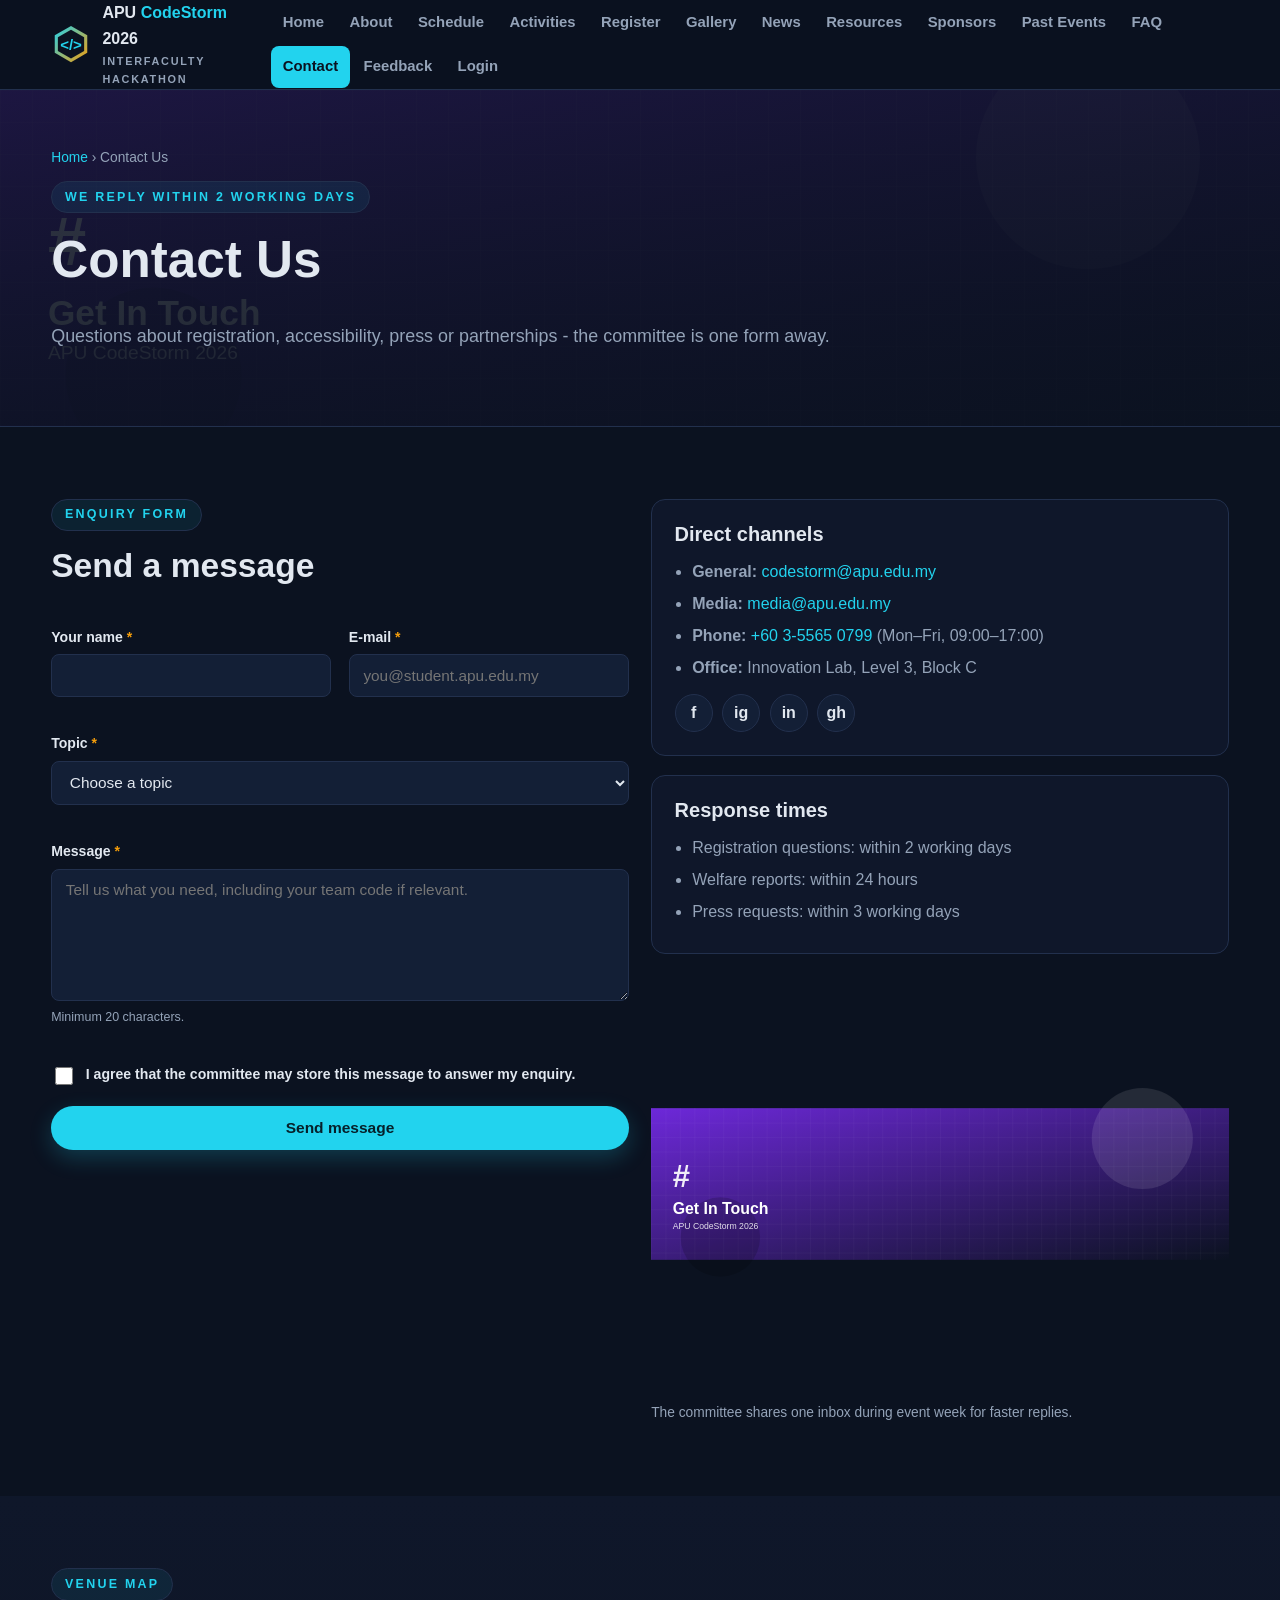
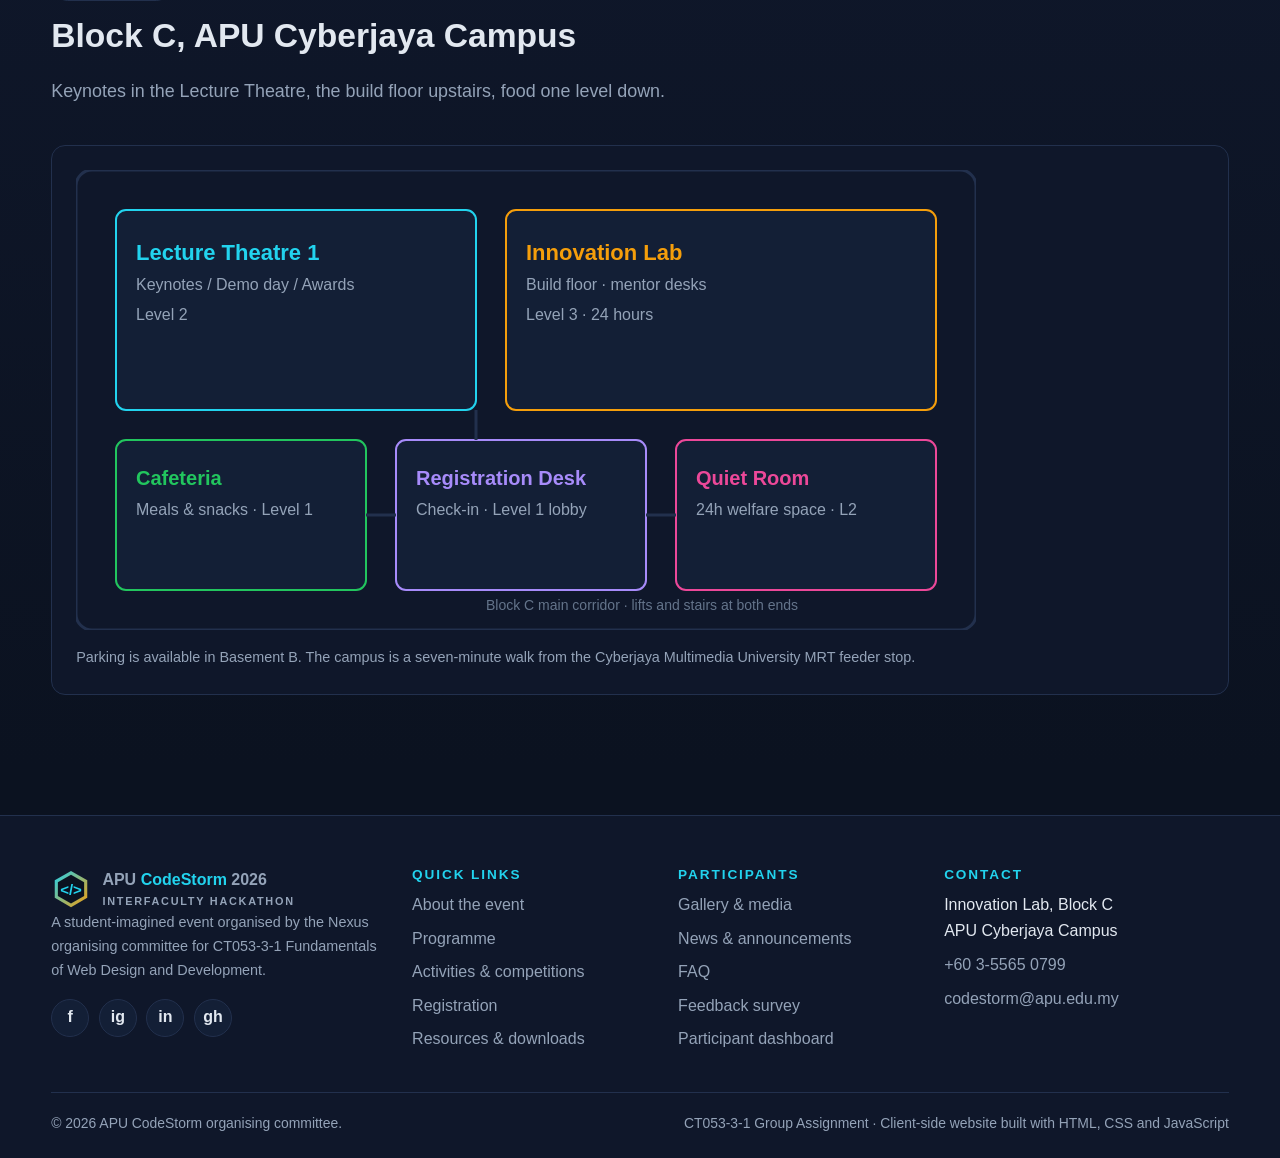
<file: website/contact.html>
<!DOCTYPE html>
<html lang="en">
<head>
  <meta charset="UTF-8">
  <meta name="viewport" content="width=device-width, initial-scale=1.0">
  <meta name="description" content="Contact the APU CodeStorm 2026 committee - enquiry form, phone, e-mail, social links and venue map.">
  <meta name="author" content="APU CodeStorm 2026 Organising Committee">
  <title>Contact Us | APU CodeStorm 2026</title>
  <link rel="icon" type="image/svg+xml" href="assets/img/favicon.svg">
  <link rel="stylesheet" href="css/style.css">
  <script src="js/main.js" defer></script>
</head>
<body>
  <a class="skip-link" href="#main">Skip to main content</a>

<header class="site-header">
    <div class="container nav-wrap">
      <a class="brand" href="index.html">
        <img src="assets/img/logo.svg" alt="APU CodeStorm logo" width="40" height="40">
        <span>APU <b>CodeStorm</b> 2026<small>INTERFACULTY HACKATHON</small></span>
      </a>
      <button class="nav-toggle" type="button" aria-controls="primary-nav" aria-expanded="false" aria-label="Toggle navigation">&#9776;</button>
      <nav class="nav" id="primary-nav" aria-label="Primary navigation">
        <ul>
          <li><a href="index.html">Home</a></li>
          <li><a href="about.html">About</a></li>
          <li><a href="schedule.html">Schedule</a></li>
          <li><a href="activities.html">Activities</a></li>
          <li><a href="register.html">Register</a></li>
          <li><a href="gallery.html">Gallery</a></li>
          <li><a href="news.html">News</a></li>
          <li><a href="resources.html">Resources</a></li>
          <li><a href="sponsors.html">Sponsors</a></li>
          <li><a href="highlights.html">Past Events</a></li>
          <li><a href="faq.html">FAQ</a></li>
          <li><a href="contact.html">Contact</a></li>
          <li><a href="feedback.html">Feedback</a></li>
          <li><a href="login.html">Login</a></li>
        </ul>
      </nav>
    </div>
  </header>

<main id="main">
<section class="page-header" style="background-image:linear-gradient(rgba(11,18,32,.82),rgba(11,18,32,.92)),url('assets/img/contact-banner.svg')">
  <div class="container">
    <p class="crumbs"><a href="index.html">Home</a> &rsaquo; Contact Us</p>
    <span class="kicker">We reply within 2 working days</span>
    <h1>Contact Us</h1>
    <p class="lead">Questions about registration, accessibility, press or partnerships - the committee
      is one form away.</p>
  </div>
</section>

<section class="section">
  <div class="container grid grid--2">
    <div>
      <div class="section-head">
        <span class="kicker">Enquiry form</span>
        <h2>Send a message</h2>
      </div>

      <form data-validate data-success="Message received. A committee member will reply within 2 working days." novalidate>
        <div class="form-result alert" hidden role="status"></div>
        <div class="form-grid">
          <div class="field">
            <label for="cname">Your name <span class="req">*</span></label>
            <input id="cname" name="cname" type="text" autocomplete="name" required>
            <span class="error" aria-live="polite"></span>
          </div>
          <div class="field">
            <label for="cemail">E-mail <span class="req">*</span></label>
            <input id="cemail" name="cemail" type="email" autocomplete="email" required placeholder="you@student.apu.edu.my">
            <span class="error" aria-live="polite"></span>
          </div>
          <div class="field field--full">
            <label for="ctopic">Topic <span class="req">*</span></label>
            <select id="ctopic" name="ctopic" required>
              <option value="">Choose a topic</option>
              <option>Registration &amp; team changes</option>
              <option>Schedule &amp; venue</option>
              <option>Sponsorship &amp; partnerships</option>
              <option>Press &amp; media</option>
              <option>Accessibility &amp; welfare</option>
              <option>Something else</option>
            </select>
            <span class="error" aria-live="polite"></span>
          </div>
          <div class="field field--full">
            <label for="cmessage">Message <span class="req">*</span></label>
            <textarea id="cmessage" name="cmessage" rows="6" minlength="20" required
                      placeholder="Tell us what you need, including your team code if relevant."></textarea>
            <span class="hint">Minimum 20 characters.</span>
            <span class="error" aria-live="polite"></span>
          </div>
          <div class="field field--full">
            <label class="check">
              <input type="checkbox" id="cprivacy" name="cprivacy" required>
              I agree that the committee may store this message to answer my enquiry.
            </label>
            <span class="error" aria-live="polite"></span>
          </div>
        </div>
        <button class="btn btn--block" type="submit">Send message</button>
      </form>
    </div>

    <aside>
      <div class="panel">
        <h3>Direct channels</h3>
        <ul>
          <li><strong>General:</strong> <a href="mailto:codestorm@apu.edu.my">codestorm@apu.edu.my</a></li>
          <li><strong>Media:</strong> <a href="mailto:media@apu.edu.my">media@apu.edu.my</a></li>
          <li><strong>Phone:</strong> <a href="tel:+60355650799">+60 3-5565 0799</a> (Mon&ndash;Fri, 09:00&ndash;17:00)</li>
          <li><strong>Office:</strong> Innovation Lab, Level 3, Block C</li>
        </ul>
        <div class="socials">
          <a href="https://www.facebook.com" aria-label="Facebook on social media">f</a>
          <a href="https://www.instagram.com" aria-label="Instagram on social media">ig</a>
          <a href="https://www.linkedin.com" aria-label="LinkedIn on social media">in</a>
          <a href="https://github.com" aria-label="GitHub organisation">gh</a>
        </div>
      </div>

      <div class="panel" style="margin-top:1.2rem">
        <h3>Response times</h3>
        <ul>
          <li>Registration questions: within 2 working days</li>
          <li>Welfare reports: within 24 hours</li>
          <li>Press requests: within 3 working days</li>
        </ul>
      </div>

      <figure class="media" style="margin-top:1.2rem">
        <img src="assets/img/contact-banner.svg" width="1600" height="420"
             alt="Banner inviting visitors to get in touch with the CodeStorm committee">
        <figcaption>The committee shares one inbox during event week for faster replies.</figcaption>
      </figure>
    </aside>
  </div>
</section>

<section class="section section--alt" id="map">
  <div class="container">
    <div class="section-head">
      <span class="kicker">Venue map</span>
      <h2>Block C, APU Cyberjaya Campus</h2>
      <p class="lead">Keynotes in the Lecture Theatre, the build floor upstairs, food one level down.</p>
    </div>

    <div class="card">
      <svg viewBox="0 0 900 460" width="900" height="460" role="img"
           aria-label="Floor plan showing Lecture Theatre 1, Innovation Lab, cafeteria, registration desk and quiet room in Block C">
        <rect width="900" height="460" rx="16" fill="#0f172a" stroke="#22304d" stroke-width="3"/>
        <rect x="40" y="40" width="360" height="200" rx="10" fill="#131f36" stroke="#22d3ee" stroke-width="2"/>
        <text x="60" y="90" fill="#22d3ee" font-family="Helvetica,Arial" font-size="22" font-weight="bold">Lecture Theatre 1</text>
        <text x="60" y="120" fill="#94a3b8" font-family="Helvetica,Arial" font-size="16">Keynotes / Demo day / Awards</text>
        <text x="60" y="150" fill="#94a3b8" font-family="Helvetica,Arial" font-size="16">Level 2</text>

        <rect x="430" y="40" width="430" height="200" rx="10" fill="#131f36" stroke="#f59e0b" stroke-width="2"/>
        <text x="450" y="90" fill="#f59e0b" font-family="Helvetica,Arial" font-size="22" font-weight="bold">Innovation Lab</text>
        <text x="450" y="120" fill="#94a3b8" font-family="Helvetica,Arial" font-size="16">Build floor &middot; mentor desks</text>
        <text x="450" y="150" fill="#94a3b8" font-family="Helvetica,Arial" font-size="16">Level 3 &middot; 24 hours</text>

        <rect x="40" y="270" width="250" height="150" rx="10" fill="#131f36" stroke="#22c55e" stroke-width="2"/>
        <text x="60" y="315" fill="#22c55e" font-family="Helvetica,Arial" font-size="20" font-weight="bold">Cafeteria</text>
        <text x="60" y="345" fill="#94a3b8" font-family="Helvetica,Arial" font-size="16">Meals &amp; snacks &middot; Level 1</text>

        <rect x="320" y="270" width="250" height="150" rx="10" fill="#131f36" stroke="#a78bfa" stroke-width="2"/>
        <text x="340" y="315" fill="#a78bfa" font-family="Helvetica,Arial" font-size="20" font-weight="bold">Registration Desk</text>
        <text x="340" y="345" fill="#94a3b8" font-family="Helvetica,Arial" font-size="16">Check-in &middot; Level 1 lobby</text>

        <rect x="600" y="270" width="260" height="150" rx="10" fill="#131f36" stroke="#ec4899" stroke-width="2"/>
        <text x="620" y="315" fill="#ec4899" font-family="Helvetica,Arial" font-size="20" font-weight="bold">Quiet Room</text>
        <text x="620" y="345" fill="#94a3b8" font-family="Helvetica,Arial" font-size="16">24h welfare space &middot; L2</text>

        <path d="M400 240v30M290 345h30M570 345h30" stroke="#22304d" stroke-width="3"/>
        <text x="410" y="440" fill="#64748b" font-family="Helvetica,Arial" font-size="14">Block C main corridor &middot; lifts and stairs at both ends</text>
      </svg>
      <p class="small muted" style="margin-top:1rem">Parking is available in Basement B. The campus is a
        seven-minute walk from the Cyberjaya Multimedia University MRT feeder stop.</p>
    </div>
  </div>
</section>
  </main>

<footer class="site-footer">
    <div class="container">
      <div class="footer-grid">
        <div>
          <a class="brand" href="index.html">
            <img src="assets/img/logo.svg" alt="APU CodeStorm logo" width="40" height="40">
            <span>APU <b>CodeStorm</b> 2026<small>INTERFACULTY HACKATHON</small></span>
          </a>
          <p class="small muted">A student-imagined event organised by the Nexus organising committee
            for CT053-3-1 Fundamentals of Web Design and Development.</p>
          <div class="socials">
            <a href="https://www.facebook.com" aria-label="Facebook">f</a>
            <a href="https://www.instagram.com" aria-label="Instagram">ig</a>
            <a href="https://www.linkedin.com" aria-label="LinkedIn">in</a>
            <a href="https://github.com" aria-label="GitHub">gh</a>
          </div>
        </div>
        <div>
          <h4>Quick links</h4>
          <ul>
            <li><a href="about.html">About the event</a></li>
            <li><a href="schedule.html">Programme</a></li>
            <li><a href="activities.html">Activities &amp; competitions</a></li>
            <li><a href="register.html">Registration</a></li>
            <li><a href="resources.html">Resources &amp; downloads</a></li>
          </ul>
        </div>
        <div>
          <h4>Participants</h4>
          <ul>
            <li><a href="gallery.html">Gallery &amp; media</a></li>
            <li><a href="news.html">News &amp; announcements</a></li>
            <li><a href="faq.html">FAQ</a></li>
            <li><a href="feedback.html">Feedback survey</a></li>
            <li><a href="dashboard.html">Participant dashboard</a></li>
          </ul>
        </div>
        <div>
          <h4>Contact</h4>
          <ul>
            <li>Innovation Lab, Block C<br>APU Cyberjaya Campus</li>
            <li><a href="tel:+60355650799">+60 3-5565 0799</a></li>
            <li><a href="mailto:codestorm@apu.edu.my">codestorm@apu.edu.my</a></li>
          </ul>
        </div>
      </div>
      <div class="footer-bottom">
        <span>&copy; <span data-year>2026</span> APU CodeStorm organising committee.</span>
        <span>CT053-3-1 Group Assignment &middot; Client-side website built with HTML, CSS and JavaScript</span>
      </div>
    </div>
  </footer>

  <button class="to-top" type="button" aria-label="Back to top">&#8679;</button>
</body>
</html>
</file>
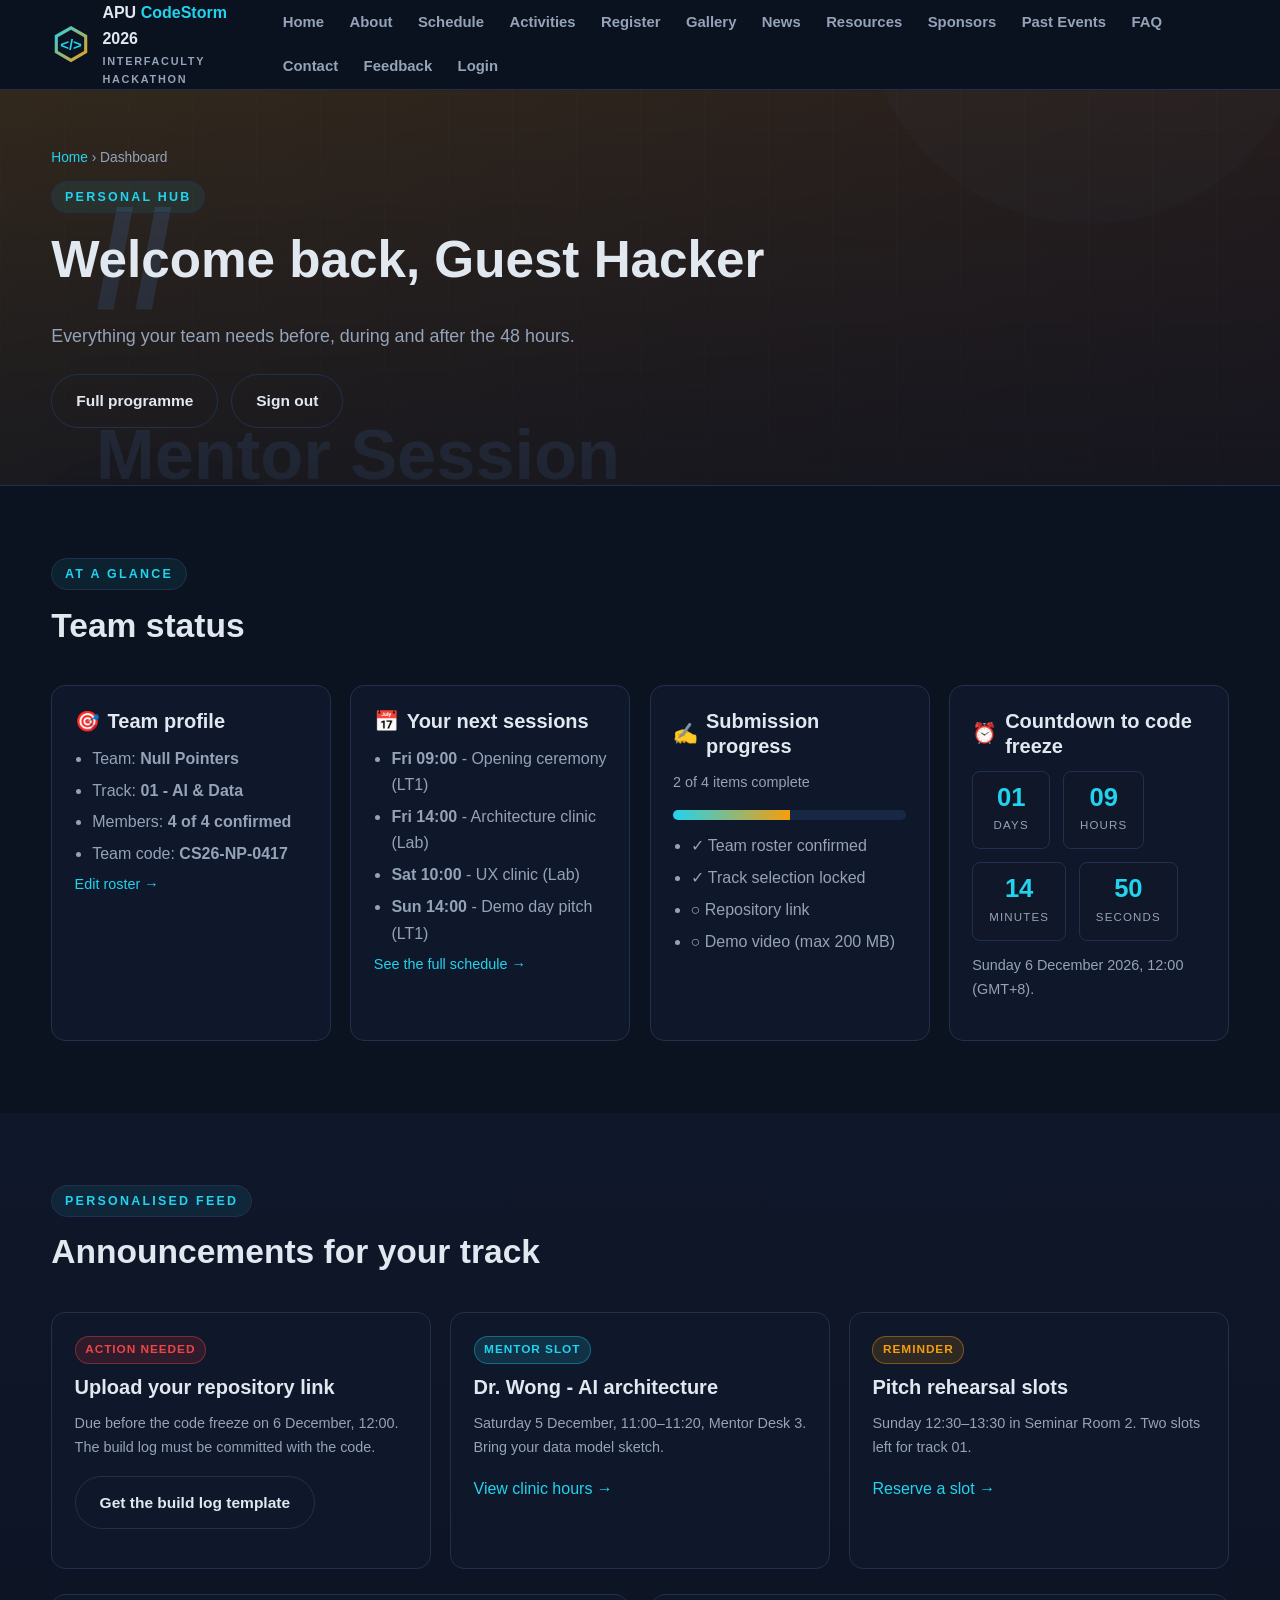
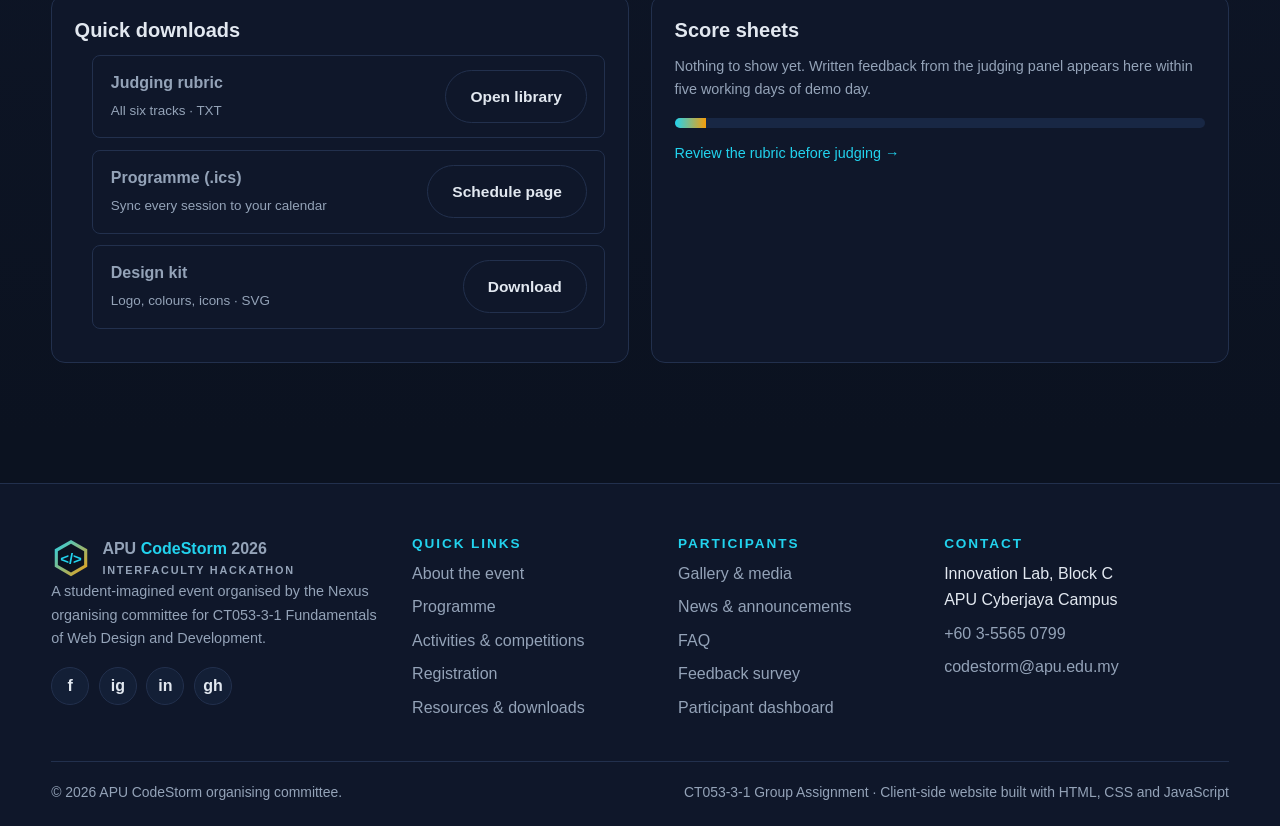
<file: website/dashboard.html>
<!DOCTYPE html>
<html lang="en">
<head>
  <meta charset="UTF-8">
  <meta name="viewport" content="width=device-width, initial-scale=1.0">
  <meta name="description" content="Personalised dashboard for APU CodeStorm 2026 participants - team profile, schedule, submissions and downloads.">
  <meta name="author" content="APU CodeStorm 2026 Organising Committee">
  <title>Participant Dashboard | APU CodeStorm 2026</title>
  <link rel="icon" type="image/svg+xml" href="assets/img/favicon.svg">
  <link rel="stylesheet" href="css/style.css">
  <script src="js/main.js" defer></script>
</head>
<body>
  <a class="skip-link" href="#main">Skip to main content</a>

<header class="site-header">
    <div class="container nav-wrap">
      <a class="brand" href="index.html">
        <img src="assets/img/logo.svg" alt="APU CodeStorm logo" width="40" height="40">
        <span>APU <b>CodeStorm</b> 2026<small>INTERFACULTY HACKATHON</small></span>
      </a>
      <button class="nav-toggle" type="button" aria-controls="primary-nav" aria-expanded="false" aria-label="Toggle navigation">&#9776;</button>
      <nav class="nav" id="primary-nav" aria-label="Primary navigation">
        <ul>
          <li><a href="index.html">Home</a></li>
          <li><a href="about.html">About</a></li>
          <li><a href="schedule.html">Schedule</a></li>
          <li><a href="activities.html">Activities</a></li>
          <li><a href="register.html">Register</a></li>
          <li><a href="gallery.html">Gallery</a></li>
          <li><a href="news.html">News</a></li>
          <li><a href="resources.html">Resources</a></li>
          <li><a href="sponsors.html">Sponsors</a></li>
          <li><a href="highlights.html">Past Events</a></li>
          <li><a href="faq.html">FAQ</a></li>
          <li><a href="contact.html">Contact</a></li>
          <li><a href="feedback.html">Feedback</a></li>
          <li><a href="login.html">Login</a></li>
        </ul>
      </nav>
    </div>
  </header>

<main id="main">
<section class="page-header" style="background-image:linear-gradient(rgba(11,18,32,.82),rgba(11,18,32,.92)),url('assets/img/gallery-04.svg')">
  <div class="container">
    <p class="crumbs"><a href="index.html">Home</a> &rsaquo; Dashboard</p>
    <span class="kicker">Personal hub</span>
    <h1>Welcome back, <span id="dash-user">Guest Hacker</span></h1>
    <p class="lead">Everything your team needs before, during and after the 48 hours.</p>
    <div class="btn-row">
      <a class="btn btn--ghost" href="schedule.html">Full programme</a>
      <button class="btn btn--ghost" id="logout-btn" type="button">Sign out</button>
    </div>
  </div>
</section>

<section class="section">
  <div class="container">
    <div class="section-head">
      <span class="kicker">At a glance</span>
      <h2>Team status</h2>
    </div>

    <div class="dashboard-grid">
      <div class="panel">
        <h3><span aria-hidden="true">&#127919;</span> Team profile</h3>
        <ul>
          <li>Team: <strong>Null Pointers</strong></li>
          <li>Track: <strong>01 - AI &amp; Data</strong></li>
          <li>Members: <strong>4 of 4 confirmed</strong></li>
          <li>Team code: <strong>CS26-NP-0417</strong></li>
        </ul>
        <p class="small"><a href="register.html">Edit roster &rarr;</a></p>
      </div>

      <div class="panel">
        <h3><span aria-hidden="true">&#128197;</span> Your next sessions</h3>
        <ul>
          <li><strong>Fri 09:00</strong> - Opening ceremony (LT1)</li>
          <li><strong>Fri 14:00</strong> - Architecture clinic (Lab)</li>
          <li><strong>Sat 10:00</strong> - UX clinic (Lab)</li>
          <li><strong>Sun 14:00</strong> - Demo day pitch (LT1)</li>
        </ul>
        <p class="small"><a href="schedule.html">See the full schedule &rarr;</a></p>
      </div>

      <div class="panel">
        <h3><span aria-hidden="true">&#9997;</span> Submission progress</h3>
        <p class="muted small">2 of 4 items complete</p>
        <div class="progress" role="img" aria-label="Submission progress 50 percent"><span style="width:50%"></span></div>
        <ul style="margin-top:.8rem">
          <li>&#10003; Team roster confirmed</li>
          <li>&#10003; Track selection locked</li>
          <li>&#9675; Repository link</li>
          <li>&#9675; Demo video (max 200 MB)</li>
        </ul>
      </div>

      <div class="panel">
        <h3><span aria-hidden="true">&#9200;</span> Countdown to code freeze</h3>
        <div class="countdown" data-countdown="2026-12-06T12:00:00+08:00" aria-label="Countdown to the code freeze">
          <div><b data-unit="days">00</b><span>Days</span></div>
          <div><b data-unit="hours">00</b><span>Hours</span></div>
          <div><b data-unit="minutes">00</b><span>Minutes</span></div>
          <div><b data-unit="seconds">00</b><span>Seconds</span></div>
        </div>
        <p class="small muted" style="margin-top:.8rem">Sunday 6 December 2026, 12:00 (GMT+8).</p>
      </div>
    </div>
  </div>
</section>

<section class="section section--alt">
  <div class="container">
    <div class="section-head">
      <span class="kicker">Personalised feed</span>
      <h2>Announcements for your track</h2>
    </div>

    <div class="dashboard-grid">
      <div class="panel">
        <span class="badge badge--danger">Action needed</span>
        <h3 style="margin-top:.7rem">Upload your repository link</h3>
        <p class="muted small">Due before the code freeze on 6 December, 12:00. The build log must be
          committed with the code.</p>
        <p><a class="btn btn--ghost" href="resources.html">Get the build log template</a></p>
      </div>

      <div class="panel">
        <span class="badge">Mentor slot</span>
        <h3 style="margin-top:.7rem">Dr. Wong - AI architecture</h3>
        <p class="muted small">Saturday 5 December, 11:00&ndash;11:20, Mentor Desk 3. Bring your data model
          sketch.</p>
        <p><a href="schedule.html">View clinic hours &rarr;</a></p>
      </div>

      <div class="panel">
        <span class="badge badge--accent">Reminder</span>
        <h3 style="margin-top:.7rem">Pitch rehearsal slots</h3>
        <p class="muted small">Sunday 12:30&ndash;13:30 in Seminar Room 2. Two slots left for track 01.</p>
        <p><a href="contact.html">Reserve a slot &rarr;</a></p>
      </div>
    </div>

    <div class="grid grid--2" style="margin-top:1.6rem">
      <div class="panel">
        <h3>Quick downloads</h3>
        <ul class="download-list">
          <li><span><strong>Judging rubric</strong><br><span class="meta">All six tracks &middot; TXT</span></span>
            <a class="btn btn--ghost" href="resources.html">Open library</a></li>
          <li><span><strong>Programme (.ics)</strong><br><span class="meta">Sync every session to your calendar</span></span>
            <a class="btn btn--ghost" href="schedule.html">Schedule page</a></li>
          <li><span><strong>Design kit</strong><br><span class="meta">Logo, colours, icons &middot; SVG</span></span>
            <a class="btn btn--ghost" href="assets/img/logo.svg">Download</a></li>
        </ul>
      </div>

      <div class="panel">
        <h3>Score sheets</h3>
        <p class="muted small">Nothing to show yet. Written feedback from the judging panel appears here
          within five working days of demo day.</p>
        <div class="progress" role="img" aria-label="Score sheets pending"><span style="width:6%"></span></div>
        <p class="small" style="margin-top:.9rem"><a href="activities.html">Review the rubric before
          judging &rarr;</a></p>
      </div>
    </div>
  </div>
</section>
  </main>

<footer class="site-footer">
    <div class="container">
      <div class="footer-grid">
        <div>
          <a class="brand" href="index.html">
            <img src="assets/img/logo.svg" alt="APU CodeStorm logo" width="40" height="40">
            <span>APU <b>CodeStorm</b> 2026<small>INTERFACULTY HACKATHON</small></span>
          </a>
          <p class="small muted">A student-imagined event organised by the Nexus organising committee
            for CT053-3-1 Fundamentals of Web Design and Development.</p>
          <div class="socials">
            <a href="https://www.facebook.com" aria-label="Facebook">f</a>
            <a href="https://www.instagram.com" aria-label="Instagram">ig</a>
            <a href="https://www.linkedin.com" aria-label="LinkedIn">in</a>
            <a href="https://github.com" aria-label="GitHub">gh</a>
          </div>
        </div>
        <div>
          <h4>Quick links</h4>
          <ul>
            <li><a href="about.html">About the event</a></li>
            <li><a href="schedule.html">Programme</a></li>
            <li><a href="activities.html">Activities &amp; competitions</a></li>
            <li><a href="register.html">Registration</a></li>
            <li><a href="resources.html">Resources &amp; downloads</a></li>
          </ul>
        </div>
        <div>
          <h4>Participants</h4>
          <ul>
            <li><a href="gallery.html">Gallery &amp; media</a></li>
            <li><a href="news.html">News &amp; announcements</a></li>
            <li><a href="faq.html">FAQ</a></li>
            <li><a href="feedback.html">Feedback survey</a></li>
            <li><a href="dashboard.html">Participant dashboard</a></li>
          </ul>
        </div>
        <div>
          <h4>Contact</h4>
          <ul>
            <li>Innovation Lab, Block C<br>APU Cyberjaya Campus</li>
            <li><a href="tel:+60355650799">+60 3-5565 0799</a></li>
            <li><a href="mailto:codestorm@apu.edu.my">codestorm@apu.edu.my</a></li>
          </ul>
        </div>
      </div>
      <div class="footer-bottom">
        <span>&copy; <span data-year>2026</span> APU CodeStorm organising committee.</span>
        <span>CT053-3-1 Group Assignment &middot; Client-side website built with HTML, CSS and JavaScript</span>
      </div>
    </div>
  </footer>

  <button class="to-top" type="button" aria-label="Back to top">&#8679;</button>
</body>
</html>
</file>
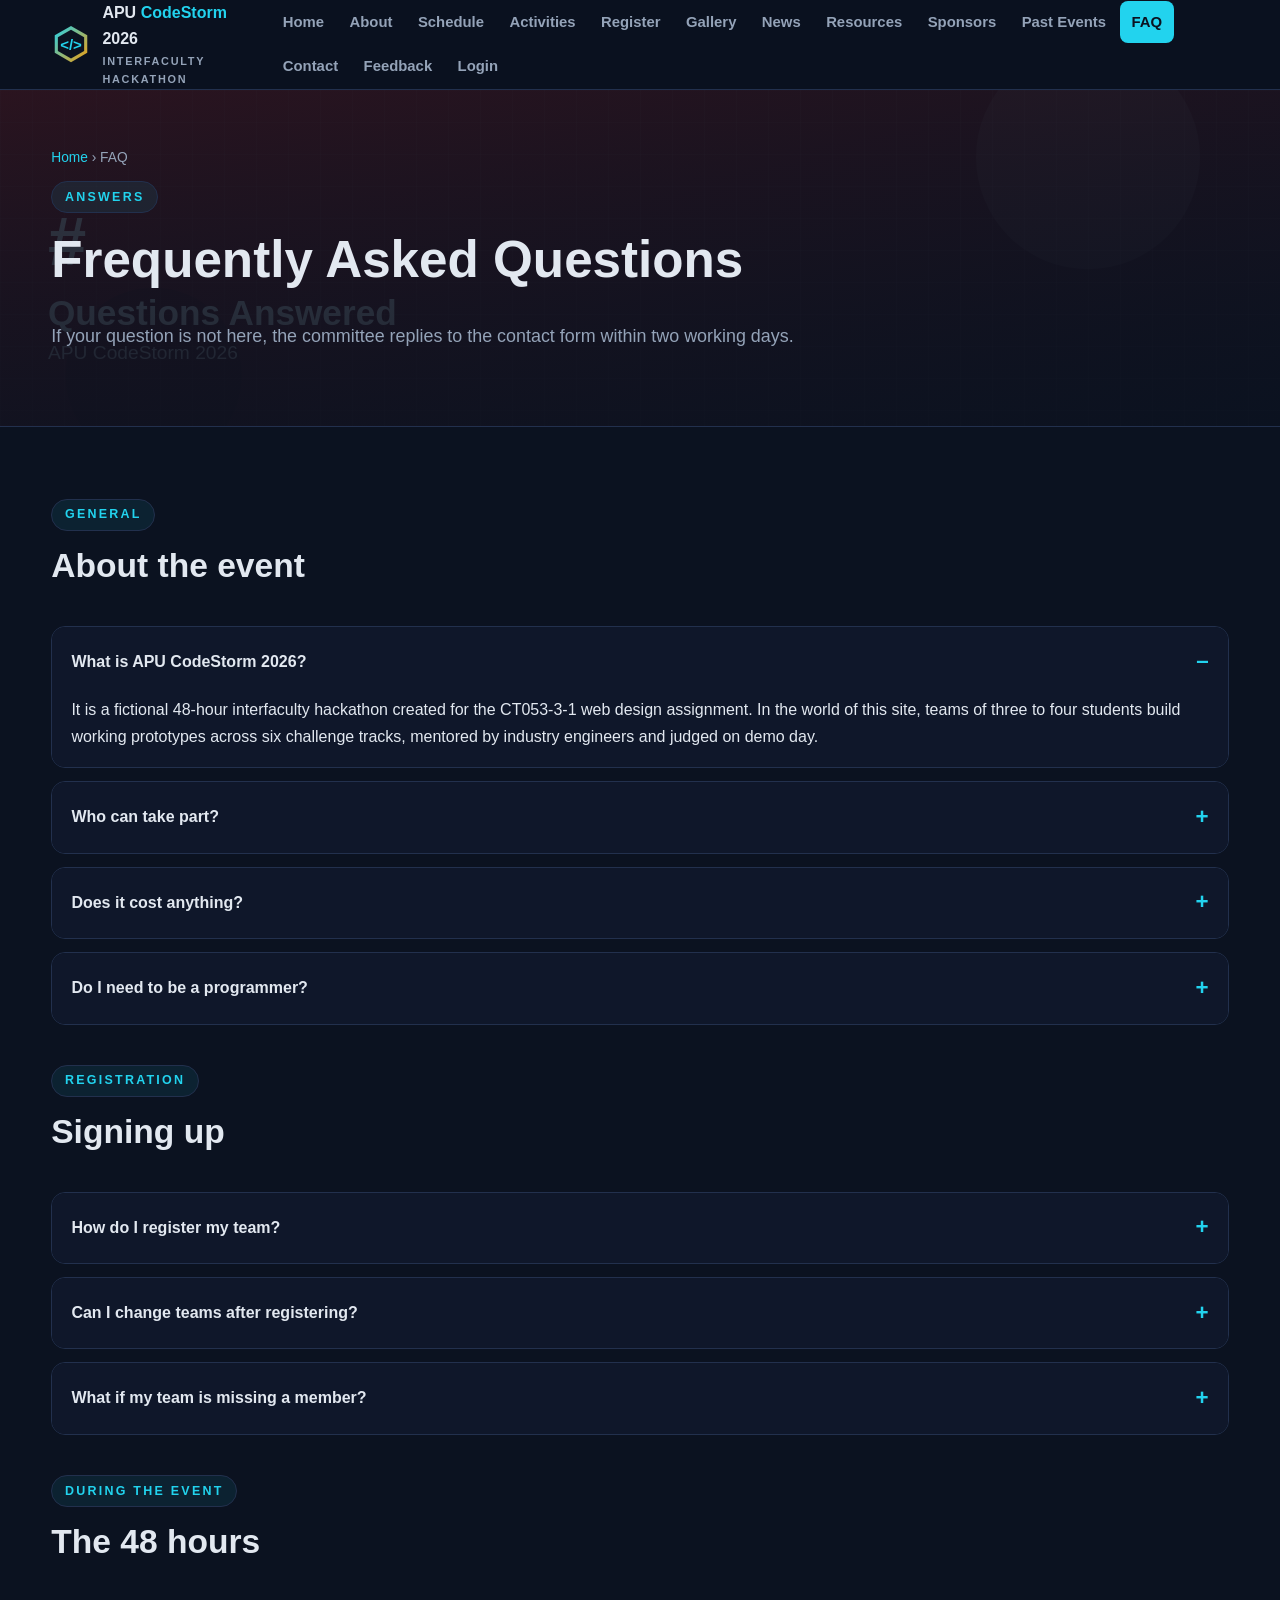
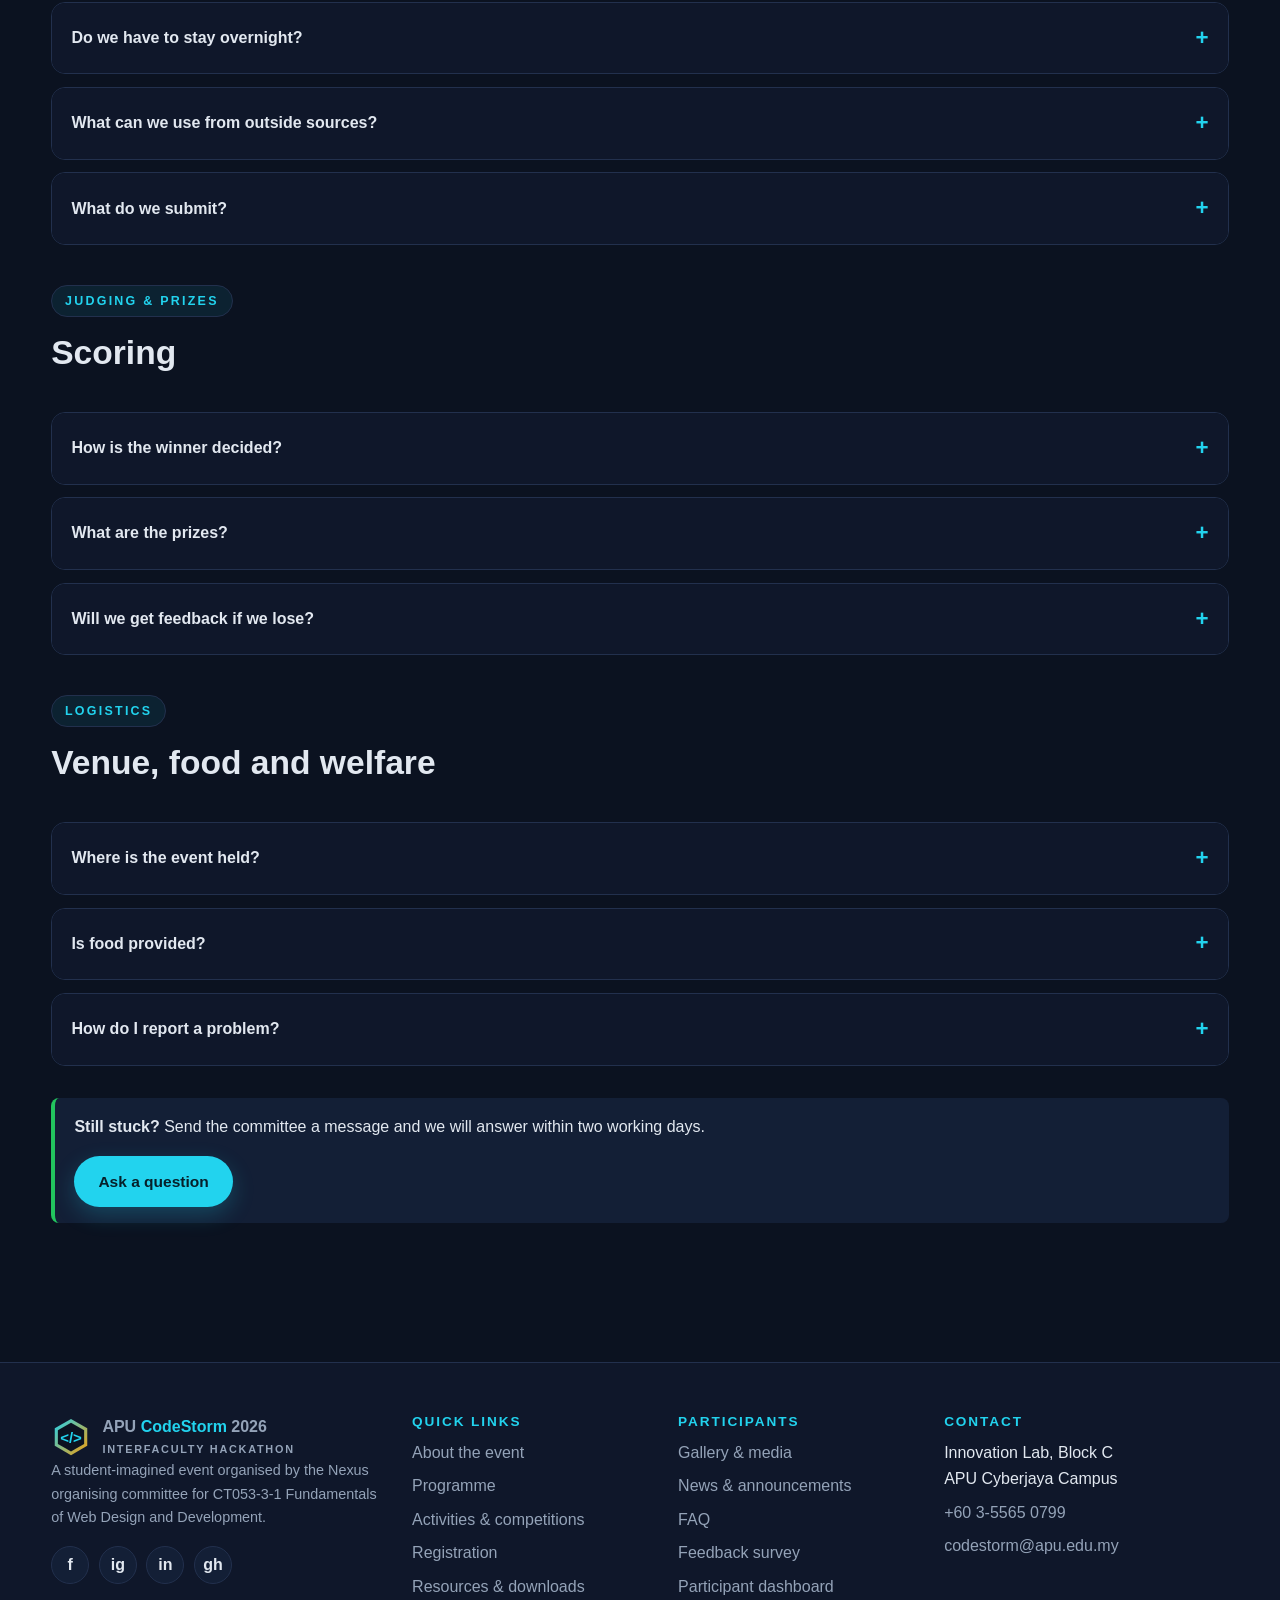
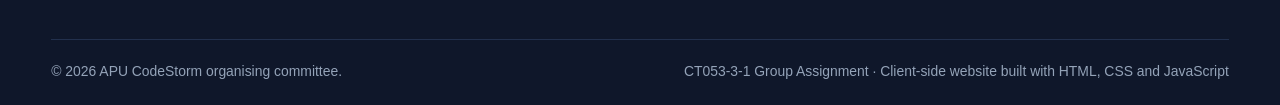
<file: website/faq.html>
<!DOCTYPE html>
<html lang="en">
<head>
  <meta charset="UTF-8">
  <meta name="viewport" content="width=device-width, initial-scale=1.0">
  <meta name="description" content="Frequently asked questions about APU CodeStorm 2026 - eligibility, registration, judging, welfare and logistics.">
  <meta name="author" content="APU CodeStorm 2026 Organising Committee">
  <title>FAQ | APU CodeStorm 2026</title>
  <link rel="icon" type="image/svg+xml" href="assets/img/favicon.svg">
  <link rel="stylesheet" href="css/style.css">
  <script src="js/main.js" defer></script>
</head>
<body>
  <a class="skip-link" href="#main">Skip to main content</a>

<header class="site-header">
    <div class="container nav-wrap">
      <a class="brand" href="index.html">
        <img src="assets/img/logo.svg" alt="APU CodeStorm logo" width="40" height="40">
        <span>APU <b>CodeStorm</b> 2026<small>INTERFACULTY HACKATHON</small></span>
      </a>
      <button class="nav-toggle" type="button" aria-controls="primary-nav" aria-expanded="false" aria-label="Toggle navigation">&#9776;</button>
      <nav class="nav" id="primary-nav" aria-label="Primary navigation">
        <ul>
          <li><a href="index.html">Home</a></li>
          <li><a href="about.html">About</a></li>
          <li><a href="schedule.html">Schedule</a></li>
          <li><a href="activities.html">Activities</a></li>
          <li><a href="register.html">Register</a></li>
          <li><a href="gallery.html">Gallery</a></li>
          <li><a href="news.html">News</a></li>
          <li><a href="resources.html">Resources</a></li>
          <li><a href="sponsors.html">Sponsors</a></li>
          <li><a href="highlights.html">Past Events</a></li>
          <li><a href="faq.html">FAQ</a></li>
          <li><a href="contact.html">Contact</a></li>
          <li><a href="feedback.html">Feedback</a></li>
          <li><a href="login.html">Login</a></li>
        </ul>
      </nav>
    </div>
  </header>

<main id="main">
<section class="page-header" style="background-image:linear-gradient(rgba(11,18,32,.82),rgba(11,18,32,.92)),url('assets/img/faq-banner.svg')">
  <div class="container">
    <p class="crumbs"><a href="index.html">Home</a> &rsaquo; FAQ</p>
    <span class="kicker">Answers</span>
    <h1>Frequently Asked Questions</h1>
    <p class="lead">If your question is not here, the committee replies to the contact form within two
      working days.</p>
  </div>
</section>

<section class="section">
  <div class="container">
    <div class="section-head">
      <span class="kicker">General</span>
      <h2>About the event</h2>
    </div>

    <details class="accordion" open>
      <summary class="accordion__btn">What is APU CodeStorm 2026?</summary>
      <div class="accordion__body"><p>It is a fictional 48-hour interfaculty hackathon created for the
        CT053-3-1 web design assignment. In the world of this site, teams of three to four students
        build working prototypes across six challenge tracks, mentored by industry engineers and
        judged on demo day.</p></div>
    </details>

    <details class="accordion">
      <summary class="accordion__btn">Who can take part?</summary>
      <div class="accordion__body"><p>Any student currently enrolled at APU, from any faculty and any
        intake. Teams need three or four members, and at least one member must be in their first or
        second year. Solo participants can join the team-formation mixer on Friday morning.</p></div>
    </details>

    <details class="accordion">
      <summary class="accordion__btn">Does it cost anything?</summary>
      <div class="accordion__body"><p>No. Registration, meals, merch and workshop materials are covered
        by the sponsor pool. Teams only cover their own transport if they are commuting from outside
        Cyberjaya.</p></div>
    </details>

    <details class="accordion">
      <summary class="accordion__btn">Do I need to be a programmer?</summary>
      <div class="accordion__body"><p>No. Strong teams mix developers with designers, writers, business
        students and domain experts. The UI Design Sprint and Lightning Talk Battle are also open to
        students who do not write code at all.</p></div>
    </details>

    <div class="section-head" style="margin-top:2.5rem">
      <span class="kicker">Registration</span>
      <h2>Signing up</h2>
    </div>

    <details class="accordion">
      <summary class="accordion__btn">How do I register my team?</summary>
      <div class="accordion__body"><p>Fill in the registration form once, with the captain as the
        submitter. Add the other members in section 3. You will receive a team code by e-mail within
        two working days, and you can edit your roster from the participant dashboard until 27 November.</p></div>
    </details>

    <details class="accordion">
      <summary class="accordion__btn">Can I change teams after registering?</summary>
      <div class="accordion__body"><p>Yes, once. Send the request through the contact form before
        9 March and the committee will move you. After confirmations go out, rosters are locked so
        judging sheets stay accurate.</p></div>
    </details>

    <details class="accordion">
      <summary class="accordion__btn">What if my team is missing a member?</summary>
      <div class="accordion__body"><p>Register anyway. Unfilled seats are matched during the formation
        mixer at 10:30 on Friday, where solo participants pitch themselves to teams that need help.</p></div>
    </details>

    <div class="section-head" style="margin-top:2.5rem">
      <span class="kicker">During the event</span>
      <h2>The 48 hours</h2>
    </div>

    <details class="accordion">
      <summary class="accordion__btn">Do we have to stay overnight?</summary>
      <div class="accordion__body"><p>No. The build floor is open around the clock, but overnight stays
        are optional and the campus closes the atrium between 01:00 and 06:00. Welfare staff are on
        call throughout, and a quiet room is available 24 hours.</p></div>
    </details>

    <details class="accordion">
      <summary class="accordion__btn">What can we use from outside sources?</summary>
      <div class="accordion__body"><p>Open-source libraries, public APIs, pre-trained models, stock
        media and starter templates are allowed when credited in the build log. Code written before the
        kickoff must be declared; undeclared outside code counts as plagiarism.</p></div>
    </details>

    <details class="accordion">
      <summary class="accordion__btn">What do we submit?</summary>
      <div class="accordion__body"><p>A repository link, the build log, a slide deck and a demo video
        under 200 MB, all uploaded through the participant dashboard before the code freeze at 12:00 on
        Sunday 6 December.</p></div>
    </details>

    <div class="section-head" style="margin-top:2.5rem">
      <span class="kicker">Judging &amp; prizes</span>
      <h2>Scoring</h2>
    </div>

    <details class="accordion">
      <summary class="accordion__btn">How is the winner decided?</summary>
      <div class="accordion__body"><p>Each track is scored on the published rubric - innovation, technical
        execution, user experience, impact and pitch quality - by a panel of two academics and one
        industry judge. The Grand Champion is the highest-scoring track winner, and ties are broken by
        the People's Choice vote.</p></div>
    </details>

    <details class="accordion">
      <summary class="accordion__btn">What are the prizes?</summary>
      <div class="accordion__body"><p>A RM 20,000 pool split across six track winners, plus the Grand
        Champion, People's Choice and the UI Design Sprint. Prizes include cash vouchers, internship
        interviews with partner companies and one year of developer tooling credits.</p></div>
    </details>

    <details class="accordion">
      <summary class="accordion__btn">Will we get feedback if we lose?</summary>
      <div class="accordion__body"><p>Yes. Every team receives the judges' written score sheets by e-mail
        within five working days, including the marks lost on each rubric line.</p></div>
    </details>

    <div class="section-head" style="margin-top:2.5rem">
      <span class="kicker">Logistics</span>
      <h2>Venue, food and welfare</h2>
    </div>

    <details class="accordion">
      <summary class="accordion__btn">Where is the event held?</summary>
      <div class="accordion__body"><p>Block C of the APU Cyberjaya campus - Lecture Theatre 1 for keynotes
        and judging, the Level 3 Innovation Lab for building, and the Level 1 cafeteria for meals. See
        the <a href="contact.html#map">venue map</a>.</p></div>
    </details>

    <details class="accordion">
      <summary class="accordion__btn">Is food provided?</summary>
      <div class="accordion__body"><p>Three meals, two coffee breaks and a midnight snack each day.
        Dietary requirements are collected on the registration form, and halal and vegetarian options
        are always available.</p></div>
    </details>

    <details class="accordion">
      <summary class="accordion__btn">How do I report a problem?</summary>
      <div class="accordion__body"><p>Use the contact form, find the welfare desk in the Innovation Lab,
        or e-mail codestorm@apu.edu.my. Reports are confidential and answered within 24 hours during the
        event.</p></div>
    </details>

    <div class="alert alert--ok" style="margin-top:2rem">
      <p><strong>Still stuck?</strong> Send the committee a message and we will answer within two
        working days.</p>
      <p><a class="btn" href="contact.html">Ask a question</a></p>
    </div>
  </div>
</section>
  </main>

<footer class="site-footer">
    <div class="container">
      <div class="footer-grid">
        <div>
          <a class="brand" href="index.html">
            <img src="assets/img/logo.svg" alt="APU CodeStorm logo" width="40" height="40">
            <span>APU <b>CodeStorm</b> 2026<small>INTERFACULTY HACKATHON</small></span>
          </a>
          <p class="small muted">A student-imagined event organised by the Nexus organising committee
            for CT053-3-1 Fundamentals of Web Design and Development.</p>
          <div class="socials">
            <a href="https://www.facebook.com" aria-label="Facebook">f</a>
            <a href="https://www.instagram.com" aria-label="Instagram">ig</a>
            <a href="https://www.linkedin.com" aria-label="LinkedIn">in</a>
            <a href="https://github.com" aria-label="GitHub">gh</a>
          </div>
        </div>
        <div>
          <h4>Quick links</h4>
          <ul>
            <li><a href="about.html">About the event</a></li>
            <li><a href="schedule.html">Programme</a></li>
            <li><a href="activities.html">Activities &amp; competitions</a></li>
            <li><a href="register.html">Registration</a></li>
            <li><a href="resources.html">Resources &amp; downloads</a></li>
          </ul>
        </div>
        <div>
          <h4>Participants</h4>
          <ul>
            <li><a href="gallery.html">Gallery &amp; media</a></li>
            <li><a href="news.html">News &amp; announcements</a></li>
            <li><a href="faq.html">FAQ</a></li>
            <li><a href="feedback.html">Feedback survey</a></li>
            <li><a href="dashboard.html">Participant dashboard</a></li>
          </ul>
        </div>
        <div>
          <h4>Contact</h4>
          <ul>
            <li>Innovation Lab, Block C<br>APU Cyberjaya Campus</li>
            <li><a href="tel:+60355650799">+60 3-5565 0799</a></li>
            <li><a href="mailto:codestorm@apu.edu.my">codestorm@apu.edu.my</a></li>
          </ul>
        </div>
      </div>
      <div class="footer-bottom">
        <span>&copy; <span data-year>2026</span> APU CodeStorm organising committee.</span>
        <span>CT053-3-1 Group Assignment &middot; Client-side website built with HTML, CSS and JavaScript</span>
      </div>
    </div>
  </footer>

  <button class="to-top" type="button" aria-label="Back to top">&#8679;</button>
</body>
</html>
</file>
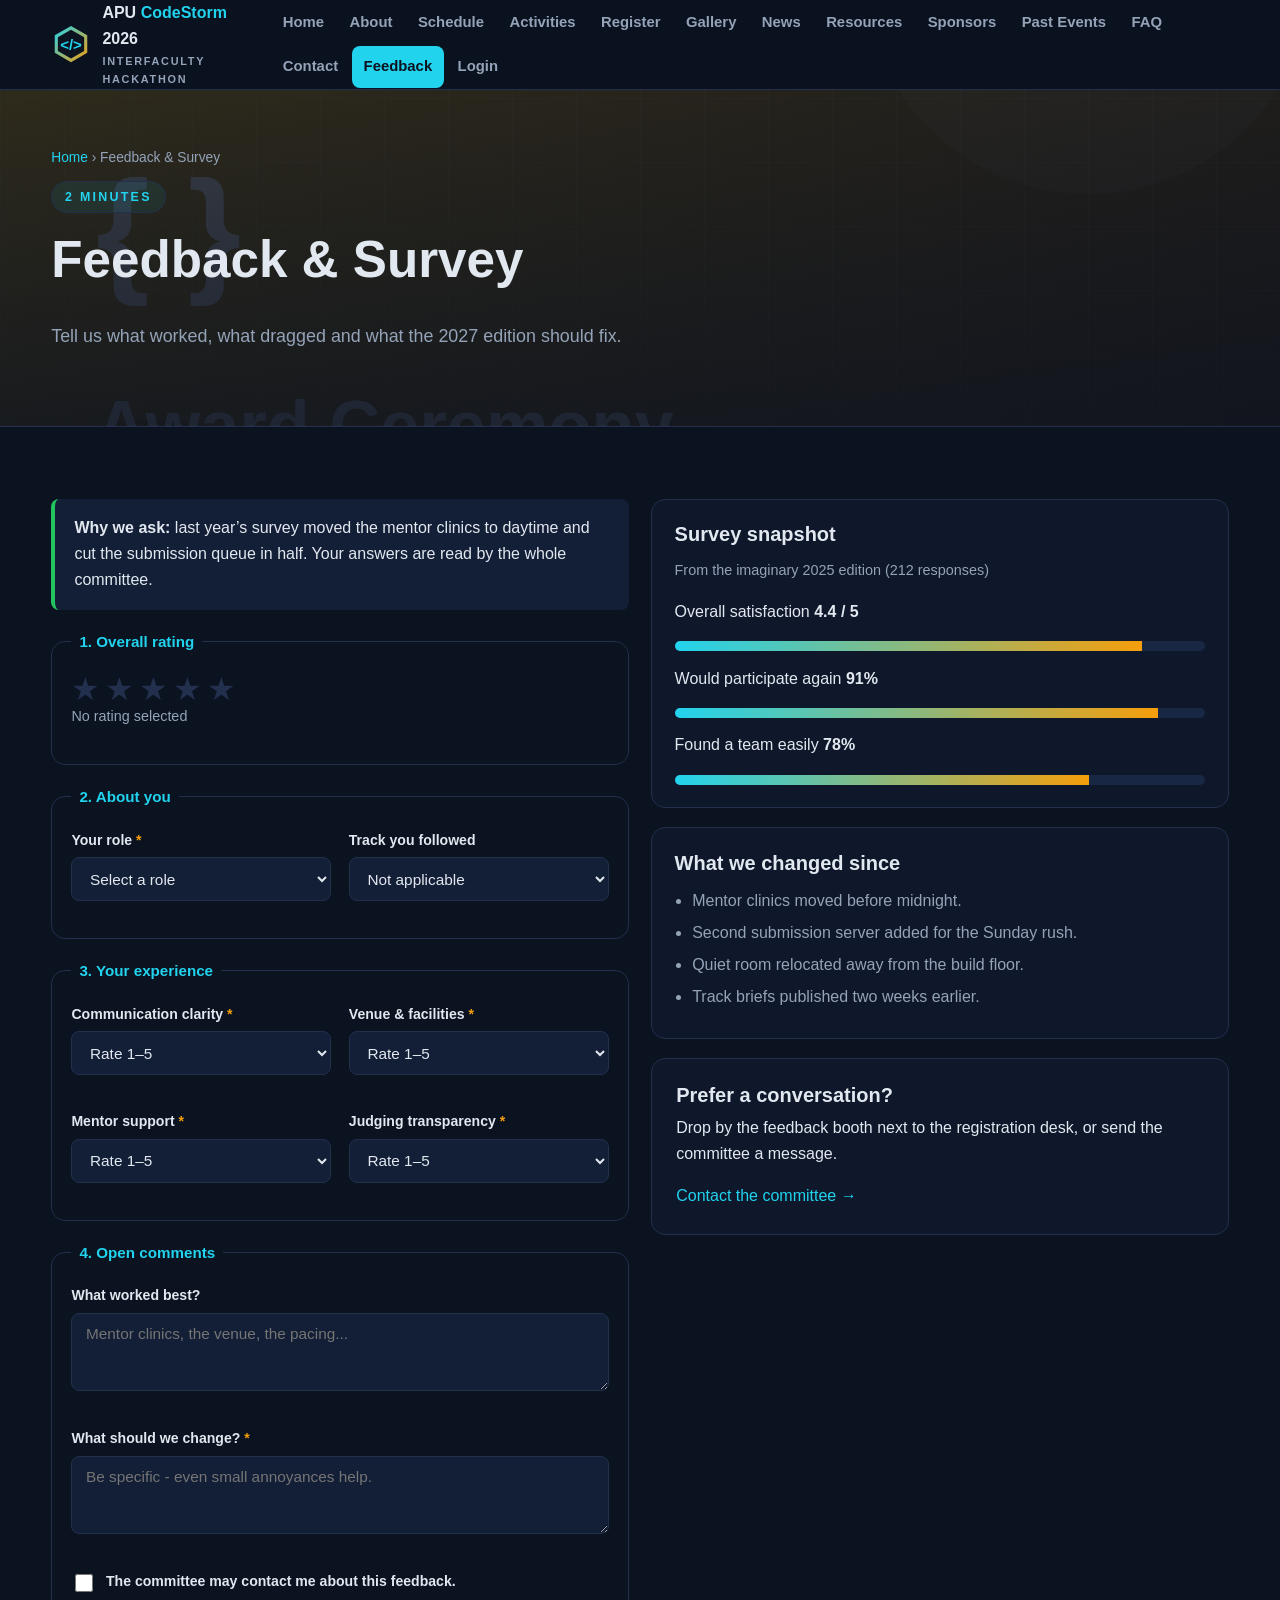
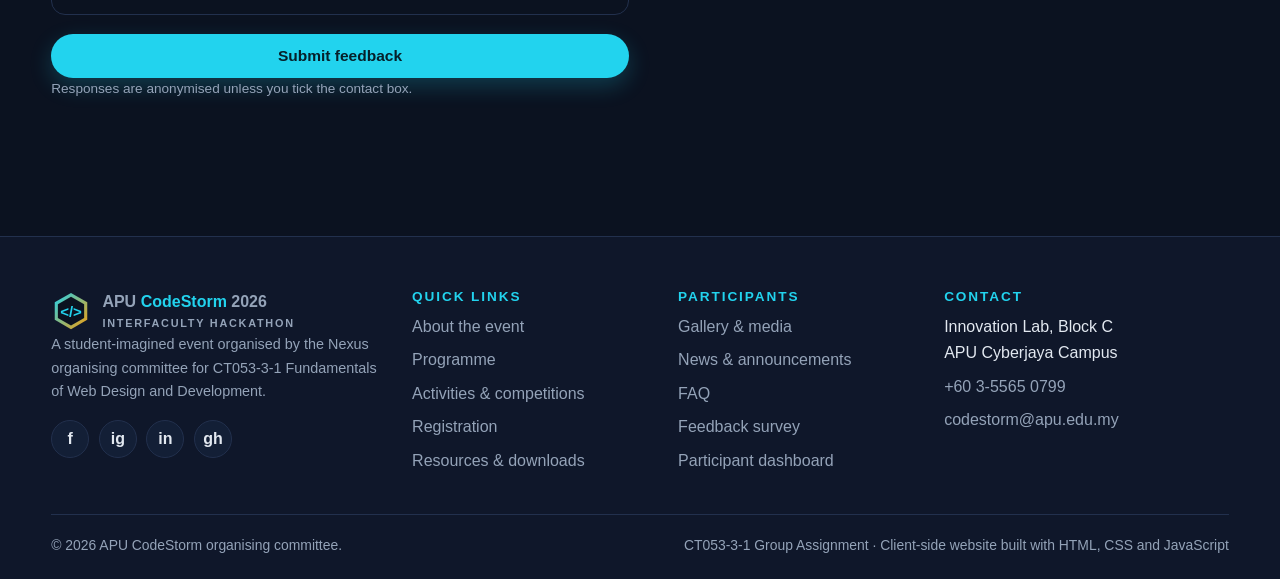
<file: website/feedback.html>
<!DOCTYPE html>
<html lang="en">
<head>
  <meta charset="UTF-8">
  <meta name="viewport" content="width=device-width, initial-scale=1.0">
  <meta name="description" content="Post-event feedback survey for APU CodeStorm 2026 participants, volunteers and visitors.">
  <meta name="author" content="APU CodeStorm 2026 Organising Committee">
  <title>Feedback &amp; Survey | APU CodeStorm 2026</title>
  <link rel="icon" type="image/svg+xml" href="assets/img/favicon.svg">
  <link rel="stylesheet" href="css/style.css">
  <script src="js/main.js" defer></script>
</head>
<body>
  <a class="skip-link" href="#main">Skip to main content</a>

<header class="site-header">
    <div class="container nav-wrap">
      <a class="brand" href="index.html">
        <img src="assets/img/logo.svg" alt="APU CodeStorm logo" width="40" height="40">
        <span>APU <b>CodeStorm</b> 2026<small>INTERFACULTY HACKATHON</small></span>
      </a>
      <button class="nav-toggle" type="button" aria-controls="primary-nav" aria-expanded="false" aria-label="Toggle navigation">&#9776;</button>
      <nav class="nav" id="primary-nav" aria-label="Primary navigation">
        <ul>
          <li><a href="index.html">Home</a></li>
          <li><a href="about.html">About</a></li>
          <li><a href="schedule.html">Schedule</a></li>
          <li><a href="activities.html">Activities</a></li>
          <li><a href="register.html">Register</a></li>
          <li><a href="gallery.html">Gallery</a></li>
          <li><a href="news.html">News</a></li>
          <li><a href="resources.html">Resources</a></li>
          <li><a href="sponsors.html">Sponsors</a></li>
          <li><a href="highlights.html">Past Events</a></li>
          <li><a href="faq.html">FAQ</a></li>
          <li><a href="contact.html">Contact</a></li>
          <li><a href="feedback.html">Feedback</a></li>
          <li><a href="login.html">Login</a></li>
        </ul>
      </nav>
    </div>
  </header>

<main id="main">
<section class="page-header" style="background-image:linear-gradient(rgba(11,18,32,.82),rgba(11,18,32,.92)),url('assets/img/gallery-09.svg')">
  <div class="container">
    <p class="crumbs"><a href="index.html">Home</a> &rsaquo; Feedback &amp; Survey</p>
    <span class="kicker">2 minutes</span>
    <h1>Feedback &amp; Survey</h1>
    <p class="lead">Tell us what worked, what dragged and what the 2027 edition should fix.</p>
  </div>
</section>

<section class="section">
  <div class="container grid grid--2">
    <div>
      <div class="alert alert--ok">
        <p><strong>Why we ask:</strong> last year&rsquo;s survey moved the mentor clinics to daytime and
          cut the submission queue in half. Your answers are read by the whole committee.</p>
      </div>

      <form data-validate data-success="Thank you - your feedback has been recorded. Results are shared with the committee every Monday." novalidate>
        <div class="form-result alert" hidden role="status"></div>

        <fieldset>
          <legend>1. Overall rating</legend>
          <div class="stars" data-stars role="group" aria-label="Rate your overall experience out of five">
            <button type="button" aria-label="1 star">&#9733;</button>
            <button type="button" aria-label="2 stars">&#9733;</button>
            <button type="button" aria-label="3 stars">&#9733;</button>
            <button type="button" aria-label="4 stars">&#9733;</button>
            <button type="button" aria-label="5 stars">&#9733;</button>
          </div>
          <p id="rating-label" class="muted small">No rating selected</p>
          <input type="hidden" id="rating-value" name="rating" value="0">
        </fieldset>

        <fieldset>
          <legend>2. About you</legend>
          <div class="form-grid">
            <div class="field">
              <label for="frole">Your role <span class="req">*</span></label>
              <select id="frole" name="frole" required>
                <option value="">Select a role</option>
                <option>Competing participant</option>
                <option>Volunteer</option>
                <option>Mentor or judge</option>
                <option>Visitor / audience</option>
              </select>
              <span class="error" aria-live="polite"></span>
            </div>
            <div class="field">
              <label for="ftrack">Track you followed</label>
              <select id="ftrack" name="ftrack">
                <option value="">Not applicable</option>
                <option>01 - AI &amp; Data</option>
                <option>02 - FinTech</option>
                <option>03 - HealthTech</option>
                <option>04 - Sustainability</option>
                <option>05 - Games &amp; XR</option>
                <option>06 - Open Innovation</option>
              </select>
              <span class="error" aria-live="polite"></span>
            </div>
          </div>
        </fieldset>

        <fieldset>
          <legend>3. Your experience</legend>
          <div class="form-grid">
            <div class="field">
              <label for="fcomms">Communication clarity <span class="req">*</span></label>
              <select id="fcomms" name="fcomms" required>
                <option value="">Rate 1&ndash;5</option>
                <option>1 - Hard to follow</option>
                <option>2</option>
                <option>3 - Acceptable</option>
                <option>4</option>
                <option>5 - Excellent</option>
              </select>
              <span class="error" aria-live="polite"></span>
            </div>
            <div class="field">
              <label for="fvenue">Venue &amp; facilities <span class="req">*</span></label>
              <select id="fvenue" name="fvenue" required>
                <option value="">Rate 1&ndash;5</option>
                <option>1 - Poor</option>
                <option>2</option>
                <option>3 - Acceptable</option>
                <option>4</option>
                <option>5 - Excellent</option>
              </select>
              <span class="error" aria-live="polite"></span>
            </div>
            <div class="field">
              <label for="fmentors">Mentor support <span class="req">*</span></label>
              <select id="fmentors" name="fmentors" required>
                <option value="">Rate 1&ndash;5</option>
                <option>1 - Hard to reach</option>
                <option>2</option>
                <option>3 - Acceptable</option>
                <option>4</option>
                <option>5 - Excellent</option>
              </select>
              <span class="error" aria-live="polite"></span>
            </div>
            <div class="field">
              <label for="fjudging">Judging transparency <span class="req">*</span></label>
              <select id="fjudging" name="fjudging" required>
                <option value="">Rate 1&ndash;5</option>
                <option>1 - Opaque</option>
                <option>2</option>
                <option>3 - Acceptable</option>
                <option>4</option>
                <option>5 - Excellent</option>
              </select>
              <span class="error" aria-live="polite"></span>
            </div>
          </div>
        </fieldset>

        <fieldset>
          <legend>4. Open comments</legend>
          <div class="form-grid">
            <div class="field field--full">
              <label for="fbest">What worked best?</label>
              <textarea id="fbest" name="fbest" rows="3" placeholder="Mentor clinics, the venue, the pacing..."></textarea>
              <span class="error" aria-live="polite"></span>
            </div>
            <div class="field field--full">
              <label for="fworst">What should we change? <span class="req">*</span></label>
              <textarea id="fworst" name="fworst" rows="3" minlength="10" required
                        placeholder="Be specific - even small annoyances help."></textarea>
              <span class="error" aria-live="polite"></span>
            </div>
            <div class="field field--full">
              <label class="check">
                <input type="checkbox" id="fcontact" name="fcontact">
                The committee may contact me about this feedback.
              </label>
            </div>
          </div>
        </fieldset>

        <button class="btn btn--block" type="submit">Submit feedback</button>
        <p class="form-note">Responses are anonymised unless you tick the contact box.</p>
      </form>
    </div>

    <aside>
      <div class="panel">
        <h3>Survey snapshot</h3>
        <p class="muted small">From the imaginary 2025 edition (212 responses)</p>
        <p>Overall satisfaction <strong>4.4 / 5</strong></p>
        <div class="progress" role="img" aria-label="Overall satisfaction 4.4 out of 5"><span style="width:88%"></span></div>
        <p style="margin-top:.9rem">Would participate again <strong>91%</strong></p>
        <div class="progress" role="img" aria-label="Would participate again 91 percent"><span style="width:91%"></span></div>
        <p style="margin-top:.9rem">Found a team easily <strong>78%</strong></p>
        <div class="progress" role="img" aria-label="Found a team easily 78 percent"><span style="width:78%"></span></div>
      </div>

      <div class="panel" style="margin-top:1.2rem">
        <h3>What we changed since</h3>
        <ul>
          <li>Mentor clinics moved before midnight.</li>
          <li>Second submission server added for the Sunday rush.</li>
          <li>Quiet room relocated away from the build floor.</li>
          <li>Track briefs published two weeks earlier.</li>
        </ul>
      </div>

      <div class="card" style="margin-top:1.2rem">
        <h3>Prefer a conversation?</h3>
        <p>Drop by the feedback booth next to the registration desk, or send the committee a message.</p>
        <p><a href="contact.html">Contact the committee &rarr;</a></p>
      </div>
    </aside>
  </div>
</section>
  </main>

<footer class="site-footer">
    <div class="container">
      <div class="footer-grid">
        <div>
          <a class="brand" href="index.html">
            <img src="assets/img/logo.svg" alt="APU CodeStorm logo" width="40" height="40">
            <span>APU <b>CodeStorm</b> 2026<small>INTERFACULTY HACKATHON</small></span>
          </a>
          <p class="small muted">A student-imagined event organised by the Nexus organising committee
            for CT053-3-1 Fundamentals of Web Design and Development.</p>
          <div class="socials">
            <a href="https://www.facebook.com" aria-label="Facebook">f</a>
            <a href="https://www.instagram.com" aria-label="Instagram">ig</a>
            <a href="https://www.linkedin.com" aria-label="LinkedIn">in</a>
            <a href="https://github.com" aria-label="GitHub">gh</a>
          </div>
        </div>
        <div>
          <h4>Quick links</h4>
          <ul>
            <li><a href="about.html">About the event</a></li>
            <li><a href="schedule.html">Programme</a></li>
            <li><a href="activities.html">Activities &amp; competitions</a></li>
            <li><a href="register.html">Registration</a></li>
            <li><a href="resources.html">Resources &amp; downloads</a></li>
          </ul>
        </div>
        <div>
          <h4>Participants</h4>
          <ul>
            <li><a href="gallery.html">Gallery &amp; media</a></li>
            <li><a href="news.html">News &amp; announcements</a></li>
            <li><a href="faq.html">FAQ</a></li>
            <li><a href="feedback.html">Feedback survey</a></li>
            <li><a href="dashboard.html">Participant dashboard</a></li>
          </ul>
        </div>
        <div>
          <h4>Contact</h4>
          <ul>
            <li>Innovation Lab, Block C<br>APU Cyberjaya Campus</li>
            <li><a href="tel:+60355650799">+60 3-5565 0799</a></li>
            <li><a href="mailto:codestorm@apu.edu.my">codestorm@apu.edu.my</a></li>
          </ul>
        </div>
      </div>
      <div class="footer-bottom">
        <span>&copy; <span data-year>2026</span> APU CodeStorm organising committee.</span>
        <span>CT053-3-1 Group Assignment &middot; Client-side website built with HTML, CSS and JavaScript</span>
      </div>
    </div>
  </footer>

  <button class="to-top" type="button" aria-label="Back to top">&#8679;</button>
</body>
</html>
</file>
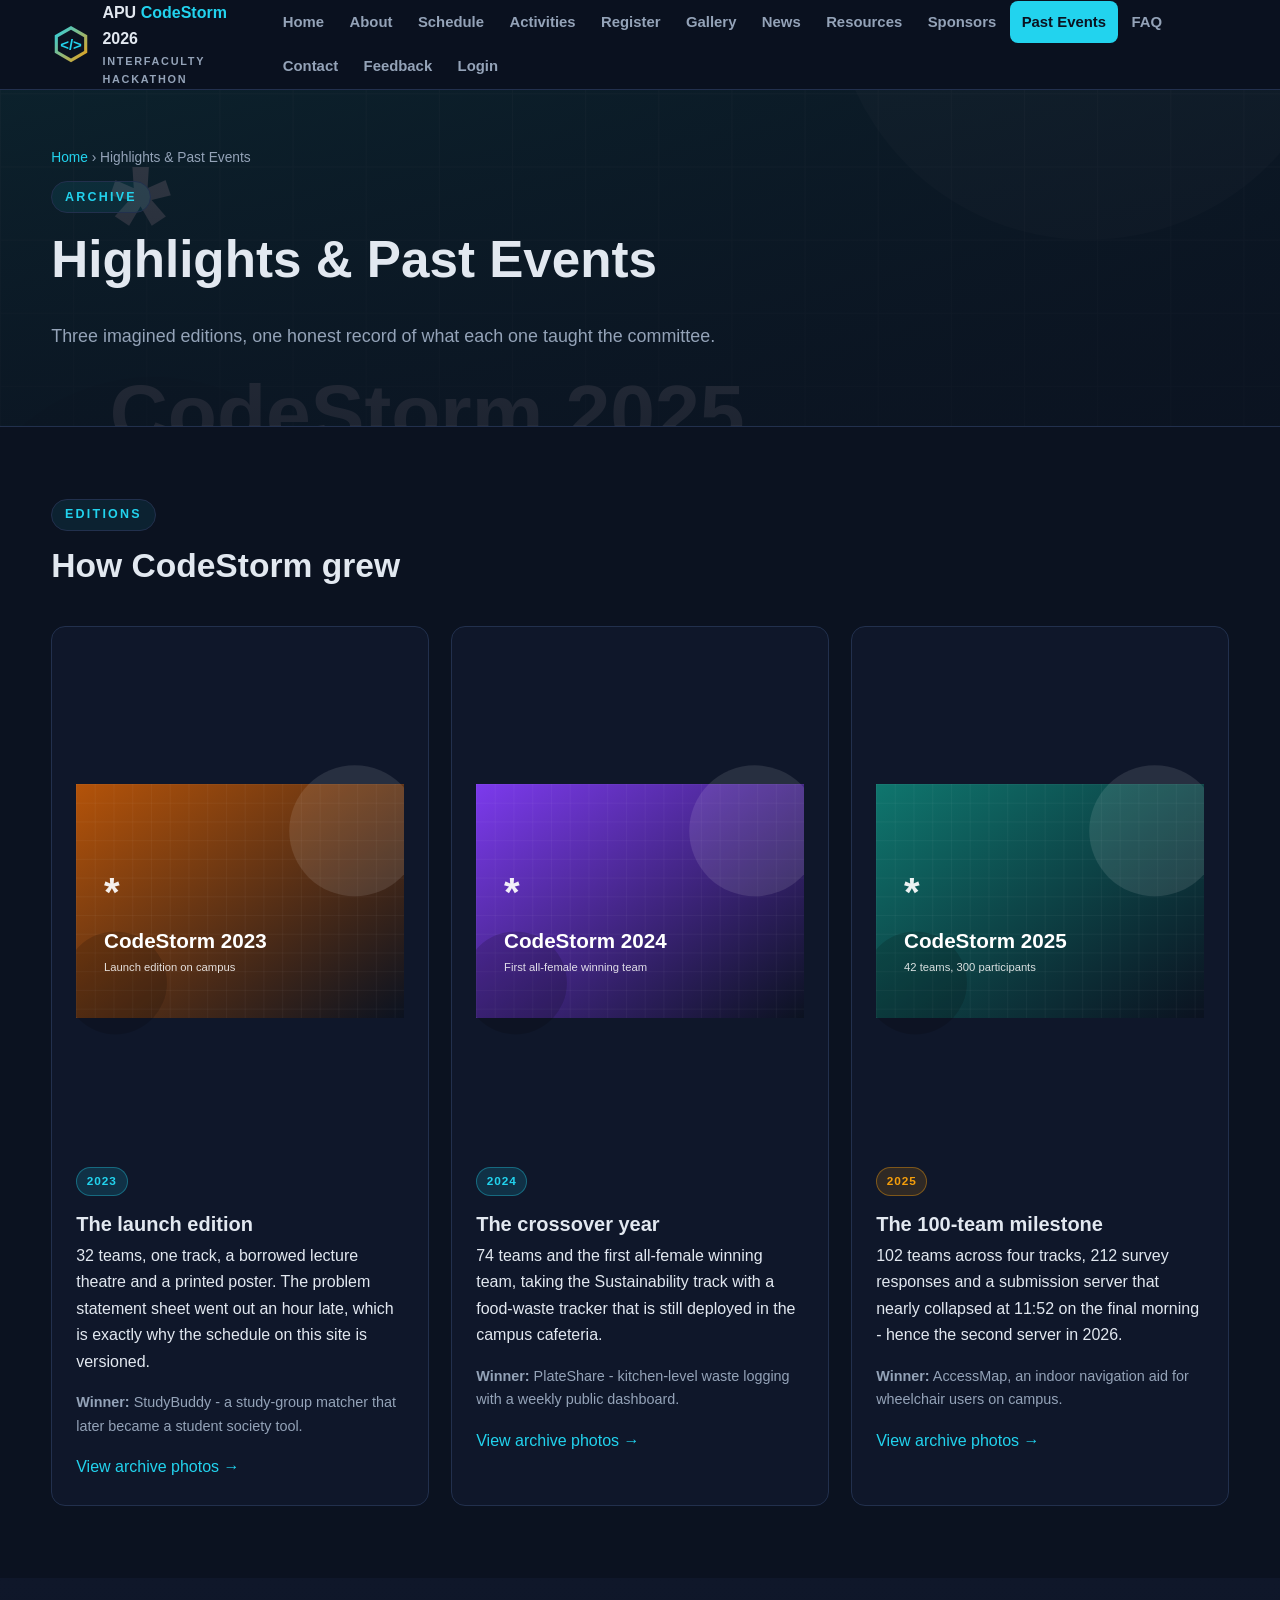
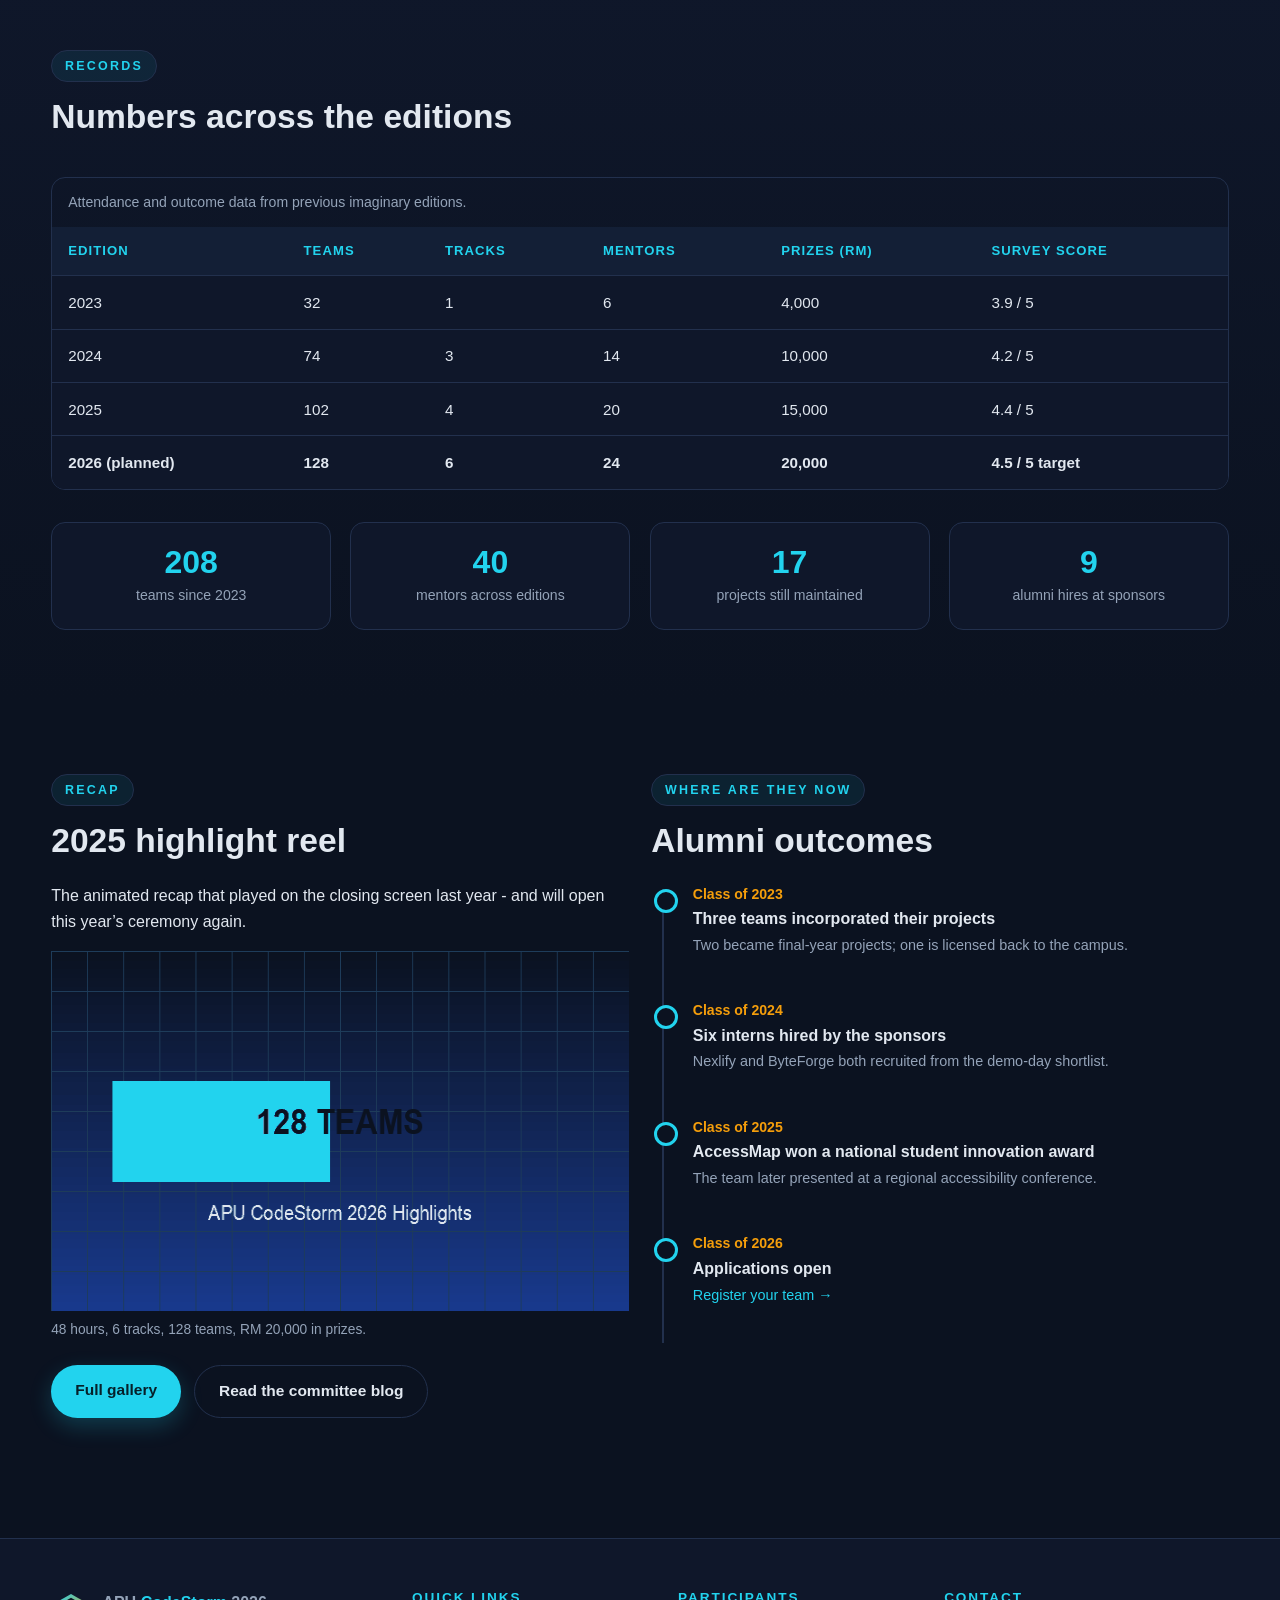
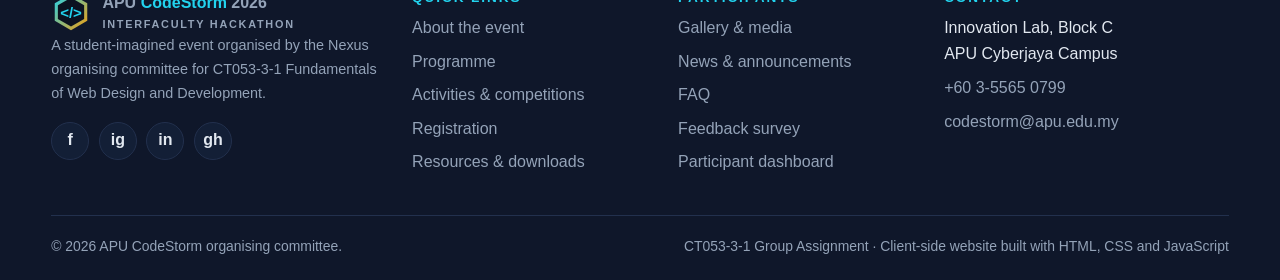
<file: website/highlights.html>
<!DOCTYPE html>
<html lang="en">
<head>
  <meta charset="UTF-8">
  <meta name="viewport" content="width=device-width, initial-scale=1.0">
  <meta name="description" content="Archive of previous APU CodeStorm editions - results, records, recaps and photo galleries.">
  <meta name="author" content="APU CodeStorm 2026 Organising Committee">
  <title>Highlights &amp; Past Events | APU CodeStorm 2026</title>
  <link rel="icon" type="image/svg+xml" href="assets/img/favicon.svg">
  <link rel="stylesheet" href="css/style.css">
  <script src="js/main.js" defer></script>
</head>
<body>
  <a class="skip-link" href="#main">Skip to main content</a>

<header class="site-header">
    <div class="container nav-wrap">
      <a class="brand" href="index.html">
        <img src="assets/img/logo.svg" alt="APU CodeStorm logo" width="40" height="40">
        <span>APU <b>CodeStorm</b> 2026<small>INTERFACULTY HACKATHON</small></span>
      </a>
      <button class="nav-toggle" type="button" aria-controls="primary-nav" aria-expanded="false" aria-label="Toggle navigation">&#9776;</button>
      <nav class="nav" id="primary-nav" aria-label="Primary navigation">
        <ul>
          <li><a href="index.html">Home</a></li>
          <li><a href="about.html">About</a></li>
          <li><a href="schedule.html">Schedule</a></li>
          <li><a href="activities.html">Activities</a></li>
          <li><a href="register.html">Register</a></li>
          <li><a href="gallery.html">Gallery</a></li>
          <li><a href="news.html">News</a></li>
          <li><a href="resources.html">Resources</a></li>
          <li><a href="sponsors.html">Sponsors</a></li>
          <li><a href="highlights.html">Past Events</a></li>
          <li><a href="faq.html">FAQ</a></li>
          <li><a href="contact.html">Contact</a></li>
          <li><a href="feedback.html">Feedback</a></li>
          <li><a href="login.html">Login</a></li>
        </ul>
      </nav>
    </div>
  </header>

<main id="main">
<section class="page-header" style="background-image:linear-gradient(rgba(11,18,32,.82),rgba(11,18,32,.92)),url('assets/img/past-1.svg')">
  <div class="container">
    <p class="crumbs"><a href="index.html">Home</a> &rsaquo; Highlights &amp; Past Events</p>
    <span class="kicker">Archive</span>
    <h1>Highlights &amp; Past Events</h1>
    <p class="lead">Three imagined editions, one honest record of what each one taught the committee.</p>
  </div>
</section>

<section class="section">
  <div class="container">
    <div class="section-head">
      <span class="kicker">Editions</span>
      <h2>How CodeStorm grew</h2>
    </div>

    <div class="grid grid--3">
      <article class="card">
        <figure class="media">
          <img src="assets/img/past-3.svg" width="700" height="500" alt="CodeStorm 2023 launch edition artwork">
        </figure>
        <p style="margin-top:1rem"><span class="badge">2023</span></p>
        <h3>The launch edition</h3>
        <p>32 teams, one track, a borrowed lecture theatre and a printed poster. The problem statement
          sheet went out an hour late, which is exactly why the schedule on this site is versioned.</p>
        <p class="small muted"><strong>Winner:</strong> StudyBuddy - a study-group matcher that later
          became a student society tool.</p>
        <p><a href="gallery.html">View archive photos &rarr;</a></p>
      </article>

      <article class="card">
        <figure class="media">
          <img src="assets/img/past-2.svg" width="700" height="500" alt="CodeStorm 2024 edition artwork">
        </figure>
        <p style="margin-top:1rem"><span class="badge">2024</span></p>
        <h3>The crossover year</h3>
        <p>74 teams and the first all-female winning team, taking the Sustainability track with a
          food-waste tracker that is still deployed in the campus cafeteria.</p>
        <p class="small muted"><strong>Winner:</strong> PlateShare - kitchen-level waste logging with a
          weekly public dashboard.</p>
        <p><a href="gallery.html">View archive photos &rarr;</a></p>
      </article>

      <article class="card">
        <figure class="media">
          <img src="assets/img/past-1.svg" width="700" height="500" alt="CodeStorm 2025 edition artwork">
        </figure>
        <p style="margin-top:1rem"><span class="badge badge--accent">2025</span></p>
        <h3>The 100-team milestone</h3>
        <p>102 teams across four tracks, 212 survey responses and a submission server that nearly
          collapsed at 11:52 on the final morning - hence the second server in 2026.</p>
        <p class="small muted"><strong>Winner:</strong> AccessMap, an indoor navigation aid for
          wheelchair users on campus.</p>
        <p><a href="gallery.html">View archive photos &rarr;</a></p>
      </article>
    </div>
  </div>
</section>

<section class="section section--alt">
  <div class="container">
    <div class="section-head">
      <span class="kicker">Records</span>
      <h2>Numbers across the editions</h2>
    </div>
    <div class="table-wrap">
      <table>
        <caption>Attendance and outcome data from previous imaginary editions.</caption>
        <thead>
          <tr>
            <th scope="col">Edition</th><th scope="col">Teams</th><th scope="col">Tracks</th>
            <th scope="col">Mentors</th><th scope="col">Prizes (RM)</th><th scope="col">Survey score</th>
          </tr>
        </thead>
        <tbody>
          <tr><td>2023</td><td>32</td><td>1</td><td>6</td><td>4,000</td><td>3.9 / 5</td></tr>
          <tr><td>2024</td><td>74</td><td>3</td><td>14</td><td>10,000</td><td>4.2 / 5</td></tr>
          <tr><td>2025</td><td>102</td><td>4</td><td>20</td><td>15,000</td><td>4.4 / 5</td></tr>
          <tr><td><strong>2026 (planned)</strong></td><td><strong>128</strong></td><td><strong>6</strong></td>
            <td><strong>24</strong></td><td><strong>20,000</strong></td><td><strong>4.5 / 5 target</strong></td></tr>
        </tbody>
      </table>
    </div>

    <div class="stat-grid" style="margin-top:2rem">
      <div class="stat"><b>208</b><span>teams since 2023</span></div>
      <div class="stat"><b>40</b><span>mentors across editions</span></div>
      <div class="stat"><b>17</b><span>projects still maintained</span></div>
      <div class="stat"><b>9</b><span>alumni hires at sponsors</span></div>
    </div>
  </div>
</section>

<section class="section">
  <div class="container grid grid--2">
    <div>
      <span class="kicker">Recap</span>
      <h2>2025 highlight reel</h2>
      <p>The animated recap that played on the closing screen last year - and will open this
        year&rsquo;s ceremony again.</p>
      <figure class="media">
        <img src="assets/media/highlights.gif" width="640" height="360"
             alt="Animated CodeStorm highlight reel with statistics from past editions">
        <figcaption>48 hours, 6 tracks, 128 teams, RM 20,000 in prizes.</figcaption>
      </figure>
      <div class="btn-row">
        <a class="btn" href="gallery.html">Full gallery</a>
        <a class="btn btn--ghost" href="news.html">Read the committee blog</a>
      </div>
    </div>

    <div>
      <span class="kicker">Where are they now</span>
      <h2>Alumni outcomes</h2>
      <ul class="timeline">
        <li><time datetime="2023">Class of 2023</time>
          <h4>Three teams incorporated their projects</h4>
          <p class="muted small">Two became final-year projects; one is licensed back to the campus.</p></li>
        <li><time datetime="2024">Class of 2024</time>
          <h4>Six interns hired by the sponsors</h4>
          <p class="muted small">Nexlify and ByteForge both recruited from the demo-day shortlist.</p></li>
        <li><time datetime="2025">Class of 2025</time>
          <h4>AccessMap won a national student innovation award</h4>
          <p class="muted small">The team later presented at a regional accessibility conference.</p></li>
        <li><time datetime="2026">Class of 2026</time>
          <h4>Applications open</h4>
          <p class="muted small"><a href="register.html">Register your team &rarr;</a></p></li>
      </ul>
    </div>
  </div>
</section>
  </main>

<footer class="site-footer">
    <div class="container">
      <div class="footer-grid">
        <div>
          <a class="brand" href="index.html">
            <img src="assets/img/logo.svg" alt="APU CodeStorm logo" width="40" height="40">
            <span>APU <b>CodeStorm</b> 2026<small>INTERFACULTY HACKATHON</small></span>
          </a>
          <p class="small muted">A student-imagined event organised by the Nexus organising committee
            for CT053-3-1 Fundamentals of Web Design and Development.</p>
          <div class="socials">
            <a href="https://www.facebook.com" aria-label="Facebook">f</a>
            <a href="https://www.instagram.com" aria-label="Instagram">ig</a>
            <a href="https://www.linkedin.com" aria-label="LinkedIn">in</a>
            <a href="https://github.com" aria-label="GitHub">gh</a>
          </div>
        </div>
        <div>
          <h4>Quick links</h4>
          <ul>
            <li><a href="about.html">About the event</a></li>
            <li><a href="schedule.html">Programme</a></li>
            <li><a href="activities.html">Activities &amp; competitions</a></li>
            <li><a href="register.html">Registration</a></li>
            <li><a href="resources.html">Resources &amp; downloads</a></li>
          </ul>
        </div>
        <div>
          <h4>Participants</h4>
          <ul>
            <li><a href="gallery.html">Gallery &amp; media</a></li>
            <li><a href="news.html">News &amp; announcements</a></li>
            <li><a href="faq.html">FAQ</a></li>
            <li><a href="feedback.html">Feedback survey</a></li>
            <li><a href="dashboard.html">Participant dashboard</a></li>
          </ul>
        </div>
        <div>
          <h4>Contact</h4>
          <ul>
            <li>Innovation Lab, Block C<br>APU Cyberjaya Campus</li>
            <li><a href="tel:+60355650799">+60 3-5565 0799</a></li>
            <li><a href="mailto:codestorm@apu.edu.my">codestorm@apu.edu.my</a></li>
          </ul>
        </div>
      </div>
      <div class="footer-bottom">
        <span>&copy; <span data-year>2026</span> APU CodeStorm organising committee.</span>
        <span>CT053-3-1 Group Assignment &middot; Client-side website built with HTML, CSS and JavaScript</span>
      </div>
    </div>
  </footer>

  <button class="to-top" type="button" aria-label="Back to top">&#8679;</button>
</body>
</html>
</file>
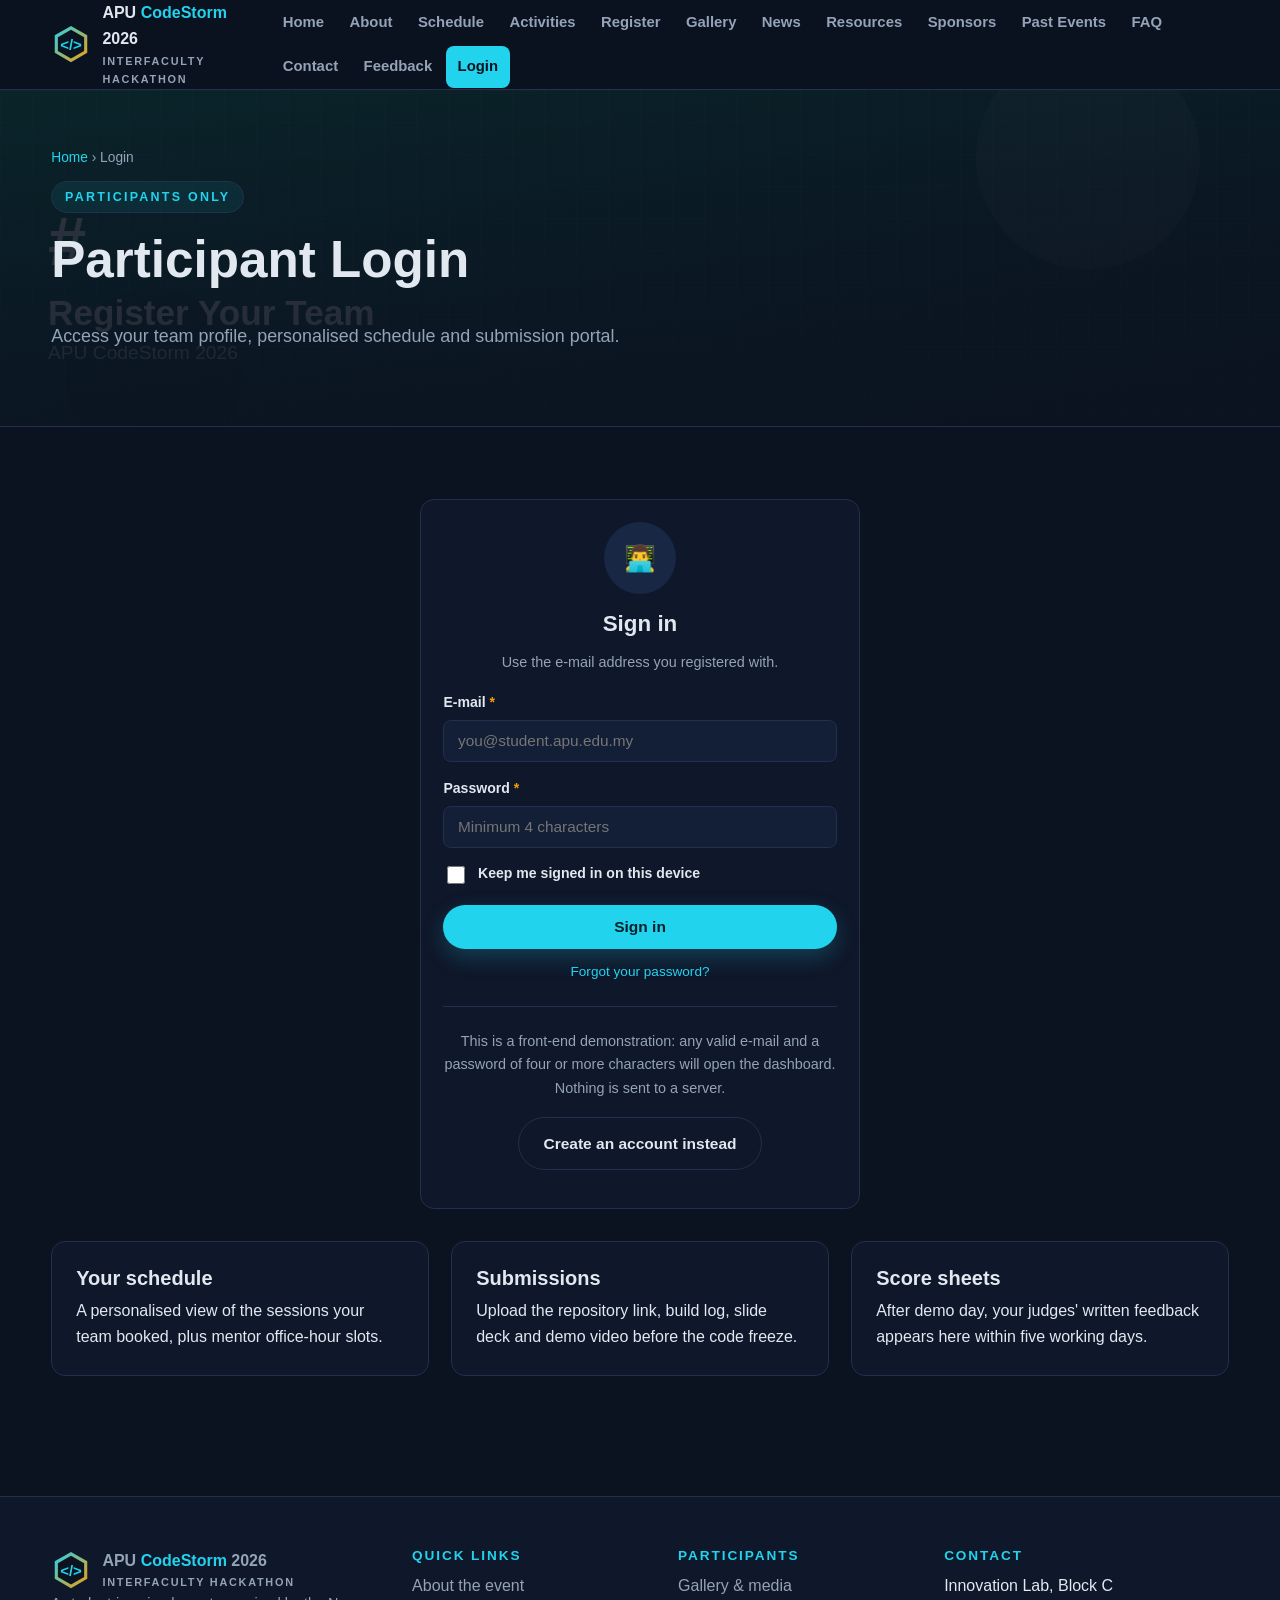
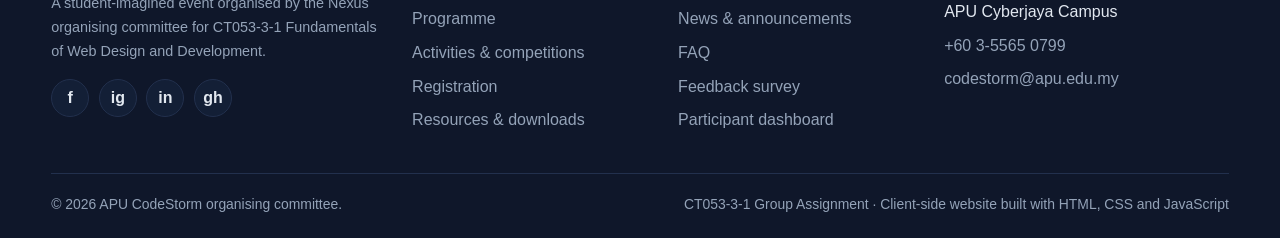
<file: website/login.html>
<!DOCTYPE html>
<html lang="en">
<head>
  <meta charset="UTF-8">
  <meta name="viewport" content="width=device-width, initial-scale=1.0">
  <meta name="description" content="Sign in to the APU CodeStorm 2026 participant dashboard to manage your team, schedule and submissions.">
  <meta name="author" content="APU CodeStorm 2026 Organising Committee">
  <title>Participant Login | APU CodeStorm 2026</title>
  <link rel="icon" type="image/svg+xml" href="assets/img/favicon.svg">
  <link rel="stylesheet" href="css/style.css">
  <script src="js/main.js" defer></script>
</head>
<body>
  <a class="skip-link" href="#main">Skip to main content</a>

<header class="site-header">
    <div class="container nav-wrap">
      <a class="brand" href="index.html">
        <img src="assets/img/logo.svg" alt="APU CodeStorm logo" width="40" height="40">
        <span>APU <b>CodeStorm</b> 2026<small>INTERFACULTY HACKATHON</small></span>
      </a>
      <button class="nav-toggle" type="button" aria-controls="primary-nav" aria-expanded="false" aria-label="Toggle navigation">&#9776;</button>
      <nav class="nav" id="primary-nav" aria-label="Primary navigation">
        <ul>
          <li><a href="index.html">Home</a></li>
          <li><a href="about.html">About</a></li>
          <li><a href="schedule.html">Schedule</a></li>
          <li><a href="activities.html">Activities</a></li>
          <li><a href="register.html">Register</a></li>
          <li><a href="gallery.html">Gallery</a></li>
          <li><a href="news.html">News</a></li>
          <li><a href="resources.html">Resources</a></li>
          <li><a href="sponsors.html">Sponsors</a></li>
          <li><a href="highlights.html">Past Events</a></li>
          <li><a href="faq.html">FAQ</a></li>
          <li><a href="contact.html">Contact</a></li>
          <li><a href="feedback.html">Feedback</a></li>
          <li><a href="login.html">Login</a></li>
        </ul>
      </nav>
    </div>
  </header>

<main id="main">
<section class="page-header" style="background-image:linear-gradient(rgba(11,18,32,.82),rgba(11,18,32,.92)),url('assets/img/register-banner.svg')">
  <div class="container">
    <p class="crumbs"><a href="index.html">Home</a> &rsaquo; Login</p>
    <span class="kicker">Participants only</span>
    <h1>Participant Login</h1>
    <p class="lead">Access your team profile, personalised schedule and submission portal.</p>
  </div>
</section>

<section class="section">
  <div class="container">
    <div class="panel login-card">
      <div class="avatar-preview" aria-hidden="true">&#128104;&#8205;&#128187;</div>
      <h2 class="text-center" style="font-size:1.4rem">Sign in</h2>
      <p class="muted small text-center">Use the e-mail address you registered with.</p>

      <form id="login-form" novalidate>
        <div class="form-result alert" hidden role="status"></div>

        <div class="field">
          <label for="login-email">E-mail <span class="req">*</span></label>
          <input id="login-email" name="login-email" type="email" autocomplete="username" required
                 placeholder="you@student.apu.edu.my">
        </div>

        <div class="field" style="margin-top:.9rem">
          <label for="login-password">Password <span class="req">*</span></label>
          <input id="login-password" name="login-password" type="password"
                 autocomplete="current-password" minlength="4" required placeholder="Minimum 4 characters">
        </div>

        <div class="field" style="margin-top:.9rem">
          <label class="check"><input type="checkbox" id="remember" name="remember"> Keep me signed in on this device</label>
        </div>

        <button class="btn btn--block" type="submit" style="margin-top:1.1rem">Sign in</button>
        <p class="form-note text-center" style="margin-top:.8rem">
          <a href="contact.html">Forgot your password?</a>
        </p>
      </form>

      <hr style="border:0;border-top:1px solid var(--border);margin:1.4rem 0">

      <p class="small muted text-center">This is a front-end demonstration: any valid e-mail and a
        password of four or more characters will open the dashboard. Nothing is sent to a server.</p>
      <p class="text-center"><a class="btn btn--ghost" href="register.html">Create an account instead</a></p>
    </div>

    <div class="grid grid--3" style="margin-top:2rem">
      <article class="card">
        <h3>Your schedule</h3>
        <p>A personalised view of the sessions your team booked, plus mentor office-hour slots.</p>
      </article>
      <article class="card">
        <h3>Submissions</h3>
        <p>Upload the repository link, build log, slide deck and demo video before the code freeze.</p>
      </article>
      <article class="card">
        <h3>Score sheets</h3>
        <p>After demo day, your judges' written feedback appears here within five working days.</p>
      </article>
    </div>
  </div>
</section>
  </main>

<footer class="site-footer">
    <div class="container">
      <div class="footer-grid">
        <div>
          <a class="brand" href="index.html">
            <img src="assets/img/logo.svg" alt="APU CodeStorm logo" width="40" height="40">
            <span>APU <b>CodeStorm</b> 2026<small>INTERFACULTY HACKATHON</small></span>
          </a>
          <p class="small muted">A student-imagined event organised by the Nexus organising committee
            for CT053-3-1 Fundamentals of Web Design and Development.</p>
          <div class="socials">
            <a href="https://www.facebook.com" aria-label="Facebook">f</a>
            <a href="https://www.instagram.com" aria-label="Instagram">ig</a>
            <a href="https://www.linkedin.com" aria-label="LinkedIn">in</a>
            <a href="https://github.com" aria-label="GitHub">gh</a>
          </div>
        </div>
        <div>
          <h4>Quick links</h4>
          <ul>
            <li><a href="about.html">About the event</a></li>
            <li><a href="schedule.html">Programme</a></li>
            <li><a href="activities.html">Activities &amp; competitions</a></li>
            <li><a href="register.html">Registration</a></li>
            <li><a href="resources.html">Resources &amp; downloads</a></li>
          </ul>
        </div>
        <div>
          <h4>Participants</h4>
          <ul>
            <li><a href="gallery.html">Gallery &amp; media</a></li>
            <li><a href="news.html">News &amp; announcements</a></li>
            <li><a href="faq.html">FAQ</a></li>
            <li><a href="feedback.html">Feedback survey</a></li>
            <li><a href="dashboard.html">Participant dashboard</a></li>
          </ul>
        </div>
        <div>
          <h4>Contact</h4>
          <ul>
            <li>Innovation Lab, Block C<br>APU Cyberjaya Campus</li>
            <li><a href="tel:+60355650799">+60 3-5565 0799</a></li>
            <li><a href="mailto:codestorm@apu.edu.my">codestorm@apu.edu.my</a></li>
          </ul>
        </div>
      </div>
      <div class="footer-bottom">
        <span>&copy; <span data-year>2026</span> APU CodeStorm organising committee.</span>
        <span>CT053-3-1 Group Assignment &middot; Client-side website built with HTML, CSS and JavaScript</span>
      </div>
    </div>
  </footer>

  <button class="to-top" type="button" aria-label="Back to top">&#8679;</button>
</body>
</html>
</file>
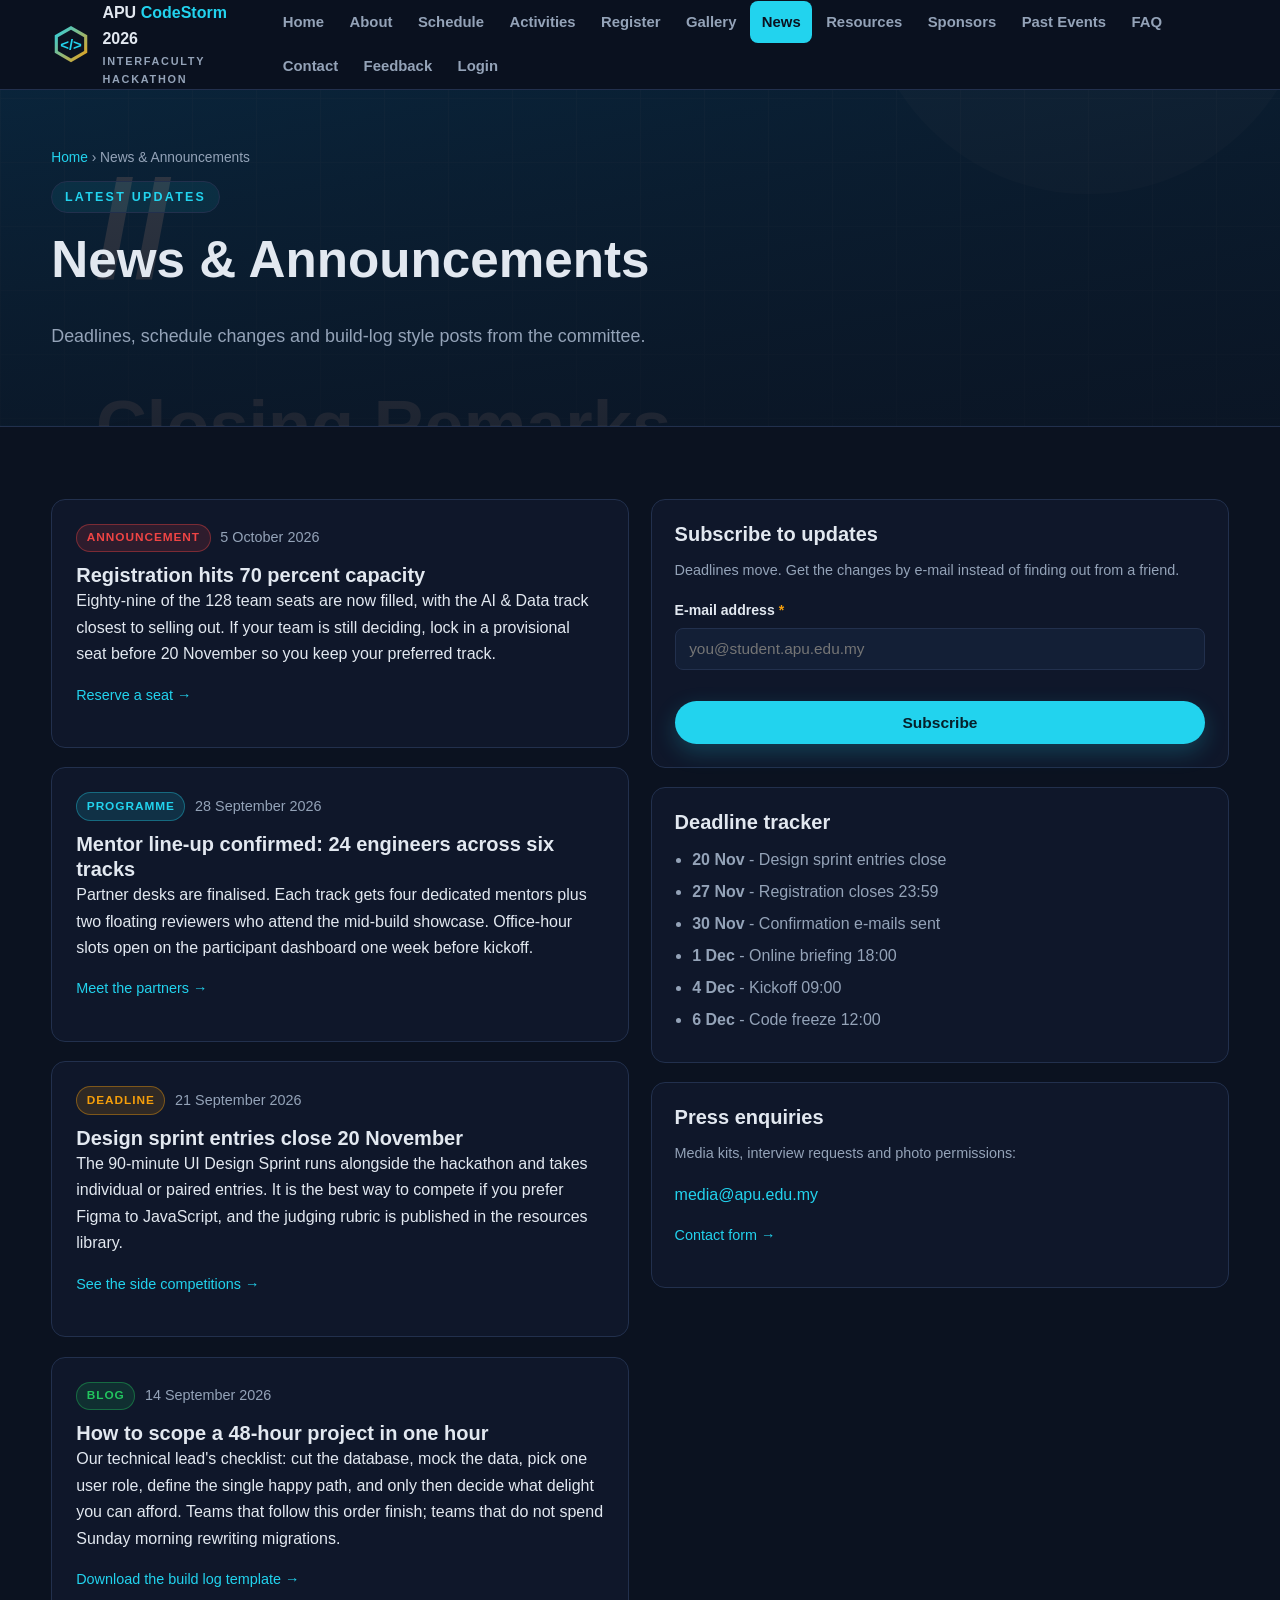
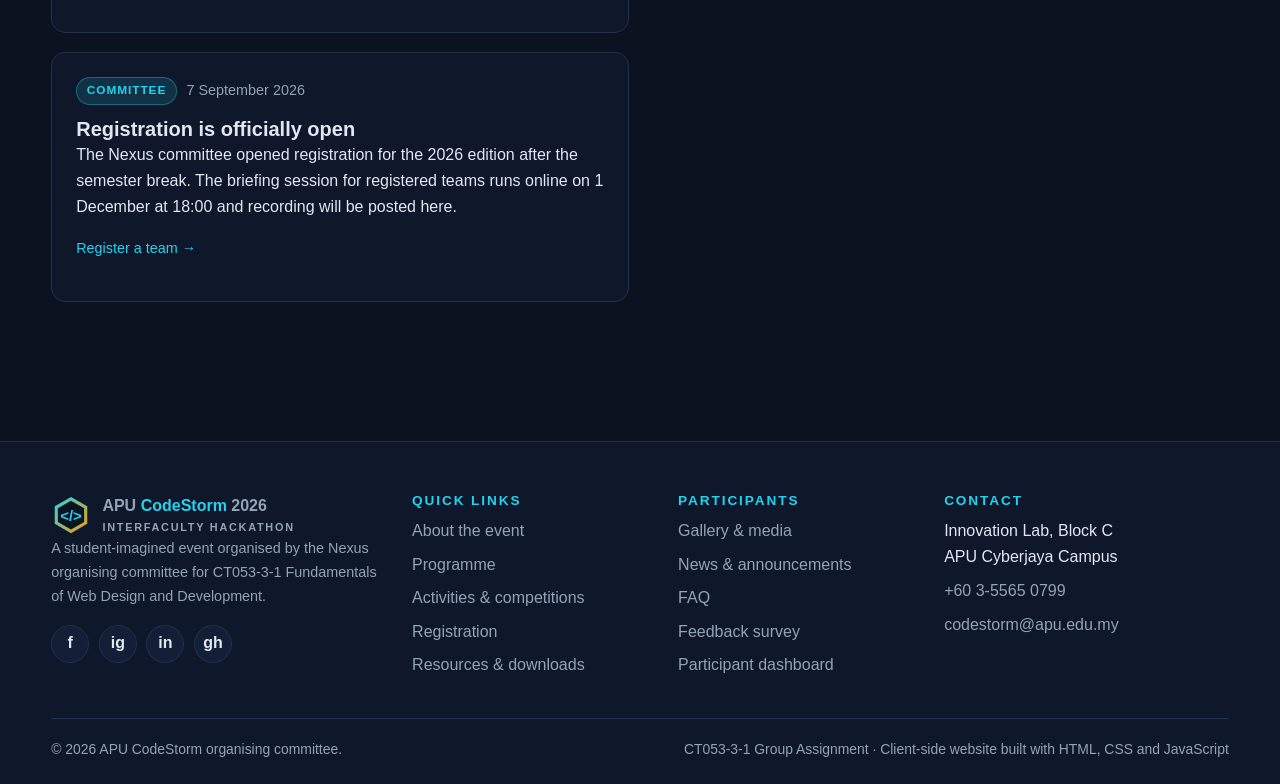
<file: website/news.html>
<!DOCTYPE html>
<html lang="en">
<head>
  <meta charset="UTF-8">
  <meta name="viewport" content="width=device-width, initial-scale=1.0">
  <meta name="description" content="Latest updates, deadlines and blog posts from the APU CodeStorm 2026 organising committee.">
  <meta name="author" content="APU CodeStorm 2026 Organising Committee">
  <title>News &amp; Announcements | APU CodeStorm 2026</title>
  <link rel="icon" type="image/svg+xml" href="assets/img/favicon.svg">
  <link rel="stylesheet" href="css/style.css">
  <script src="js/main.js" defer></script>
</head>
<body>
  <a class="skip-link" href="#main">Skip to main content</a>

<header class="site-header">
    <div class="container nav-wrap">
      <a class="brand" href="index.html">
        <img src="assets/img/logo.svg" alt="APU CodeStorm logo" width="40" height="40">
        <span>APU <b>CodeStorm</b> 2026<small>INTERFACULTY HACKATHON</small></span>
      </a>
      <button class="nav-toggle" type="button" aria-controls="primary-nav" aria-expanded="false" aria-label="Toggle navigation">&#9776;</button>
      <nav class="nav" id="primary-nav" aria-label="Primary navigation">
        <ul>
          <li><a href="index.html">Home</a></li>
          <li><a href="about.html">About</a></li>
          <li><a href="schedule.html">Schedule</a></li>
          <li><a href="activities.html">Activities</a></li>
          <li><a href="register.html">Register</a></li>
          <li><a href="gallery.html">Gallery</a></li>
          <li><a href="news.html">News</a></li>
          <li><a href="resources.html">Resources</a></li>
          <li><a href="sponsors.html">Sponsors</a></li>
          <li><a href="highlights.html">Past Events</a></li>
          <li><a href="faq.html">FAQ</a></li>
          <li><a href="contact.html">Contact</a></li>
          <li><a href="feedback.html">Feedback</a></li>
          <li><a href="login.html">Login</a></li>
        </ul>
      </nav>
    </div>
  </header>

<main id="main">
<section class="page-header" style="background-image:linear-gradient(rgba(11,18,32,.82),rgba(11,18,32,.92)),url('assets/img/gallery-12.svg')">
  <div class="container">
    <p class="crumbs"><a href="index.html">Home</a> &rsaquo; News &amp; Announcements</p>
    <span class="kicker">Latest updates</span>
    <h1>News &amp; Announcements</h1>
    <p class="lead">Deadlines, schedule changes and build-log style posts from the committee.</p>
  </div>
</section>

<section class="section">
  <div class="container grid grid--2">
    <div>
      <article class="post">
        <header>
          <span class="badge badge--danger">Announcement</span>
          <time datetime="2026-10-05" class="muted small">5 October 2026</time>
        </header>
        <h3>Registration hits 70 percent capacity</h3>
        <p>Eighty-nine of the 128 team seats are now filled, with the AI &amp; Data track closest to
          selling out. If your team is still deciding, lock in a provisional seat before 20 November so
          you keep your preferred track.</p>
        <p class="small"><a href="register.html">Reserve a seat &rarr;</a></p>
      </article>

      <article class="post">
        <header>
          <span class="badge">Programme</span>
          <time datetime="2026-09-28" class="muted small">28 September 2026</time>
        </header>
        <h3>Mentor line-up confirmed: 24 engineers across six tracks</h3>
        <p>Partner desks are finalised. Each track gets four dedicated mentors plus two floating
          reviewers who attend the mid-build showcase. Office-hour slots open on the participant
          dashboard one week before kickoff.</p>
        <p class="small"><a href="sponsors.html">Meet the partners &rarr;</a></p>
      </article>

      <article class="post">
        <header>
          <span class="badge badge--accent">Deadline</span>
          <time datetime="2026-09-21" class="muted small">21 September 2026</time>
        </header>
        <h3>Design sprint entries close 20 November</h3>
        <p>The 90-minute UI Design Sprint runs alongside the hackathon and takes individual or paired
          entries. It is the best way to compete if you prefer Figma to JavaScript, and the judging
          rubric is published in the resources library.</p>
        <p class="small"><a href="activities.html">See the side competitions &rarr;</a></p>
      </article>

      <article class="post">
        <header>
          <span class="badge badge--ok">Blog</span>
          <time datetime="2026-09-14" class="muted small">14 September 2026</time>
        </header>
        <h3>How to scope a 48-hour project in one hour</h3>
        <p>Our technical lead's checklist: cut the database, mock the data, pick one user role, define
          the single happy path, and only then decide what delight you can afford. Teams that follow
          this order finish; teams that do not spend Sunday morning rewriting migrations.</p>
        <p class="small"><a href="resources.html">Download the build log template &rarr;</a></p>
      </article>

      <article class="post">
        <header>
          <span class="badge">Committee</span>
          <time datetime="2026-09-07" class="muted small">7 September 2026</time>
        </header>
        <h3>Registration is officially open</h3>
        <p>The Nexus committee opened registration for the 2026 edition after the semester break. The
          briefing session for registered teams runs online on 1 December at 18:00 and recording will be
          posted here.</p>
        <p class="small"><a href="register.html">Register a team &rarr;</a></p>
      </article>
    </div>

    <aside>
      <div class="panel">
        <h3>Subscribe to updates</h3>
        <p class="muted small">Deadlines move. Get the changes by e-mail instead of finding out from a
          friend.</p>
        <form data-validate data-success="You are on the list. Watch for a confirmation e-mail from codestorm@apu.edu.my." novalidate>
          <div class="form-result alert" hidden role="status"></div>
          <div class="field">
            <label for="news-email">E-mail address <span class="req">*</span></label>
            <input id="news-email" name="news-email" type="email" required placeholder="you@student.apu.edu.my">
            <span class="error" aria-live="polite"></span>
          </div>
          <button class="btn btn--block" type="submit" style="margin-top:.8rem">Subscribe</button>
        </form>
      </div>

      <div class="panel" style="margin-top:1.2rem">
        <h3>Deadline tracker</h3>
        <ul>
          <li><strong>20 Nov</strong> - Design sprint entries close</li>
          <li><strong>27 Nov</strong> - Registration closes 23:59</li>
          <li><strong>30 Nov</strong> - Confirmation e-mails sent</li>
          <li><strong>1 Dec</strong> - Online briefing 18:00</li>
          <li><strong>4 Dec</strong> - Kickoff 09:00</li>
          <li><strong>6 Dec</strong> - Code freeze 12:00</li>
        </ul>
      </div>

      <div class="panel" style="margin-top:1.2rem">
        <h3>Press enquiries</h3>
        <p class="muted small">Media kits, interview requests and photo permissions:</p>
        <p><a href="mailto:media@apu.edu.my">media@apu.edu.my</a></p>
        <p class="small"><a href="contact.html">Contact form &rarr;</a></p>
      </div>
    </aside>
  </div>
</section>
  </main>

<footer class="site-footer">
    <div class="container">
      <div class="footer-grid">
        <div>
          <a class="brand" href="index.html">
            <img src="assets/img/logo.svg" alt="APU CodeStorm logo" width="40" height="40">
            <span>APU <b>CodeStorm</b> 2026<small>INTERFACULTY HACKATHON</small></span>
          </a>
          <p class="small muted">A student-imagined event organised by the Nexus organising committee
            for CT053-3-1 Fundamentals of Web Design and Development.</p>
          <div class="socials">
            <a href="https://www.facebook.com" aria-label="Facebook">f</a>
            <a href="https://www.instagram.com" aria-label="Instagram">ig</a>
            <a href="https://www.linkedin.com" aria-label="LinkedIn">in</a>
            <a href="https://github.com" aria-label="GitHub">gh</a>
          </div>
        </div>
        <div>
          <h4>Quick links</h4>
          <ul>
            <li><a href="about.html">About the event</a></li>
            <li><a href="schedule.html">Programme</a></li>
            <li><a href="activities.html">Activities &amp; competitions</a></li>
            <li><a href="register.html">Registration</a></li>
            <li><a href="resources.html">Resources &amp; downloads</a></li>
          </ul>
        </div>
        <div>
          <h4>Participants</h4>
          <ul>
            <li><a href="gallery.html">Gallery &amp; media</a></li>
            <li><a href="news.html">News &amp; announcements</a></li>
            <li><a href="faq.html">FAQ</a></li>
            <li><a href="feedback.html">Feedback survey</a></li>
            <li><a href="dashboard.html">Participant dashboard</a></li>
          </ul>
        </div>
        <div>
          <h4>Contact</h4>
          <ul>
            <li>Innovation Lab, Block C<br>APU Cyberjaya Campus</li>
            <li><a href="tel:+60355650799">+60 3-5565 0799</a></li>
            <li><a href="mailto:codestorm@apu.edu.my">codestorm@apu.edu.my</a></li>
          </ul>
        </div>
      </div>
      <div class="footer-bottom">
        <span>&copy; <span data-year>2026</span> APU CodeStorm organising committee.</span>
        <span>CT053-3-1 Group Assignment &middot; Client-side website built with HTML, CSS and JavaScript</span>
      </div>
    </div>
  </footer>

  <button class="to-top" type="button" aria-label="Back to top">&#8679;</button>
</body>
</html>
</file>
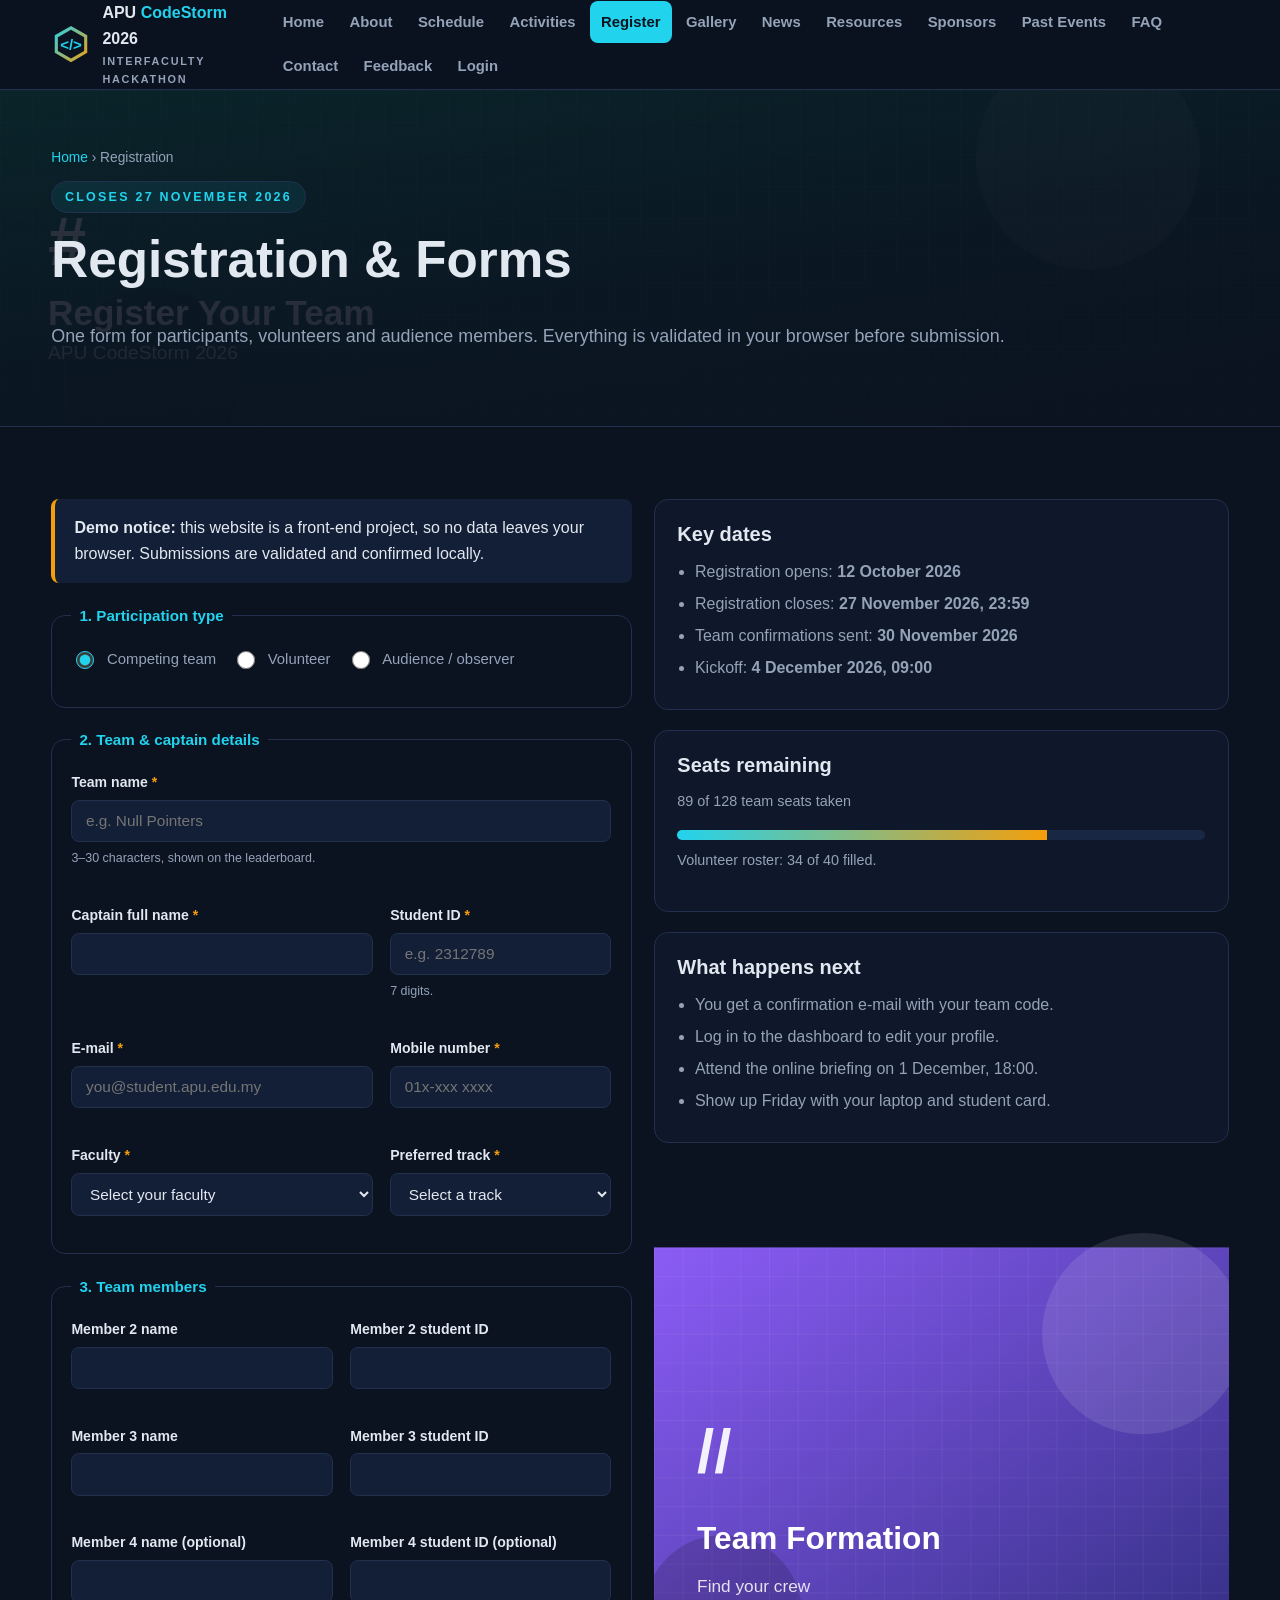
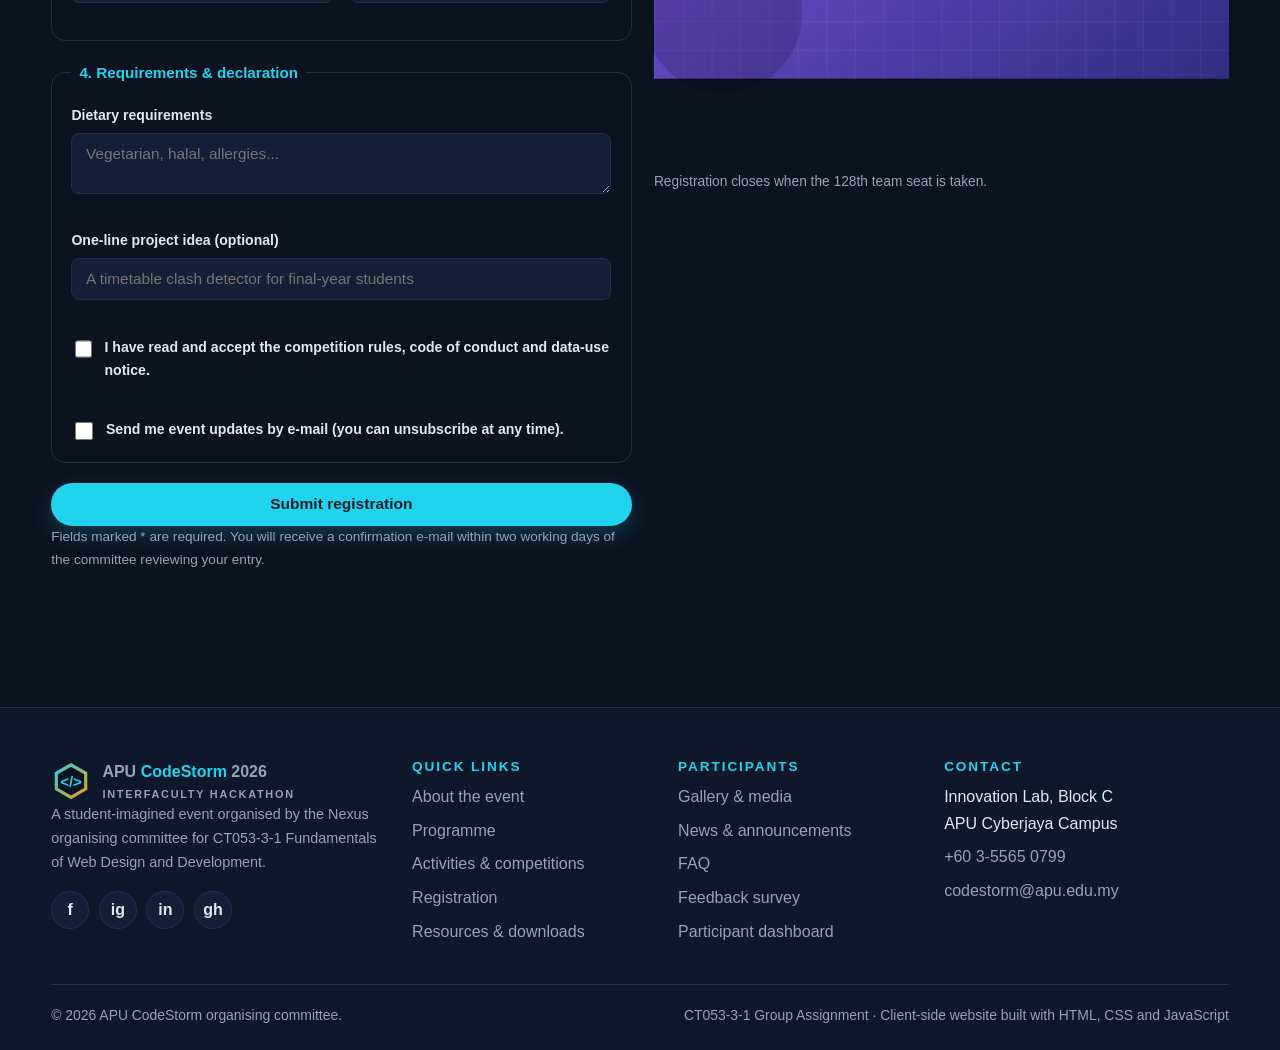
<file: website/register.html>
<!DOCTYPE html>
<html lang="en">
<head>
  <meta charset="UTF-8">
  <meta name="viewport" content="width=device-width, initial-scale=1.0">
  <meta name="description" content="Register a team, apply as a volunteer or join the audience for APU CodeStorm 2026.">
  <title>Registration | APU CodeStorm 2026</title>
  <link rel="icon" type="image/svg+xml" href="assets/img/favicon.svg">
  <link rel="stylesheet" href="css/style.css">
  <script src="js/main.js" defer></script>
</head>
<body>
  <a class="skip-link" href="#main">Skip to main content</a>

  <header class="site-header">
    <div class="container nav-wrap">
      <a class="brand" href="index.html">
        <img src="assets/img/logo.svg" alt="APU CodeStorm logo" width="40" height="40">
        <span>APU <b>CodeStorm</b> 2026<small>INTERFACULTY HACKATHON</small></span>
      </a>
      <button class="nav-toggle" type="button" aria-controls="primary-nav" aria-expanded="false" aria-label="Toggle navigation">&#9776;</button>
      <nav class="nav" id="primary-nav" aria-label="Primary navigation">
        <ul>
          <li><a href="index.html">Home</a></li>
          <li><a href="about.html">About</a></li>
          <li><a href="schedule.html">Schedule</a></li>
          <li><a href="activities.html">Activities</a></li>
          <li><a href="register.html">Register</a></li>
          <li><a href="gallery.html">Gallery</a></li>
          <li><a href="news.html">News</a></li>
          <li><a href="resources.html">Resources</a></li>
          <li><a href="sponsors.html">Sponsors</a></li>
          <li><a href="highlights.html">Past Events</a></li>
          <li><a href="faq.html">FAQ</a></li>
          <li><a href="contact.html">Contact</a></li>
          <li><a href="feedback.html">Feedback</a></li>
          <li><a href="login.html">Login</a></li>
        </ul>
      </nav>
    </div>
  </header>

  <main id="main">
    <section class="page-header" style="background-image:linear-gradient(rgba(11,18,32,.82),rgba(11,18,32,.92)),url('assets/img/register-banner.svg')">
      <div class="container">
        <p class="crumbs"><a href="index.html">Home</a> &rsaquo; Registration</p>
        <span class="kicker">Closes 27 November 2026</span>
        <h1>Registration &amp; Forms</h1>
        <p class="lead">One form for participants, volunteers and audience members. Everything is
          validated in your browser before submission.</p>
      </div>
    </section>

    <section class="section">
      <div class="container grid grid--2">
        <div>
          <div class="alert alert--warn">
            <p><strong>Demo notice:</strong> this website is a front-end project, so no data leaves your
              browser. Submissions are validated and confirmed locally.</p>
          </div>

          <form data-validate data-success="Your provisional seat is confirmed. Check your inbox for the confirmation pack and calendar invite." novalidate>
            <div class="form-result alert" hidden role="status"></div>

            <fieldset>
              <legend>1. Participation type</legend>
              <div class="radio-row">
                <label class="check"><input type="radio" name="ptype" value="participant" required checked> Competing team</label>
                <label class="check"><input type="radio" name="ptype" value="volunteer"> Volunteer</label>
                <label class="check"><input type="radio" name="ptype" value="audience"> Audience / observer</label>
              </div>
              <p class="error small" aria-live="polite"></p>
            </fieldset>

            <fieldset>
              <legend>2. Team &amp; captain details</legend>
              <div class="form-grid">
                <div class="field field--full">
                  <label for="team">Team name <span class="req">*</span></label>
                  <input id="team" name="team" type="text" minlength="3" placeholder="e.g. Null Pointers" required>
                  <span class="hint">3&ndash;30 characters, shown on the leaderboard.</span>
                  <span class="error" aria-live="polite"></span>
                </div>
                <div class="field">
                  <label for="captain">Captain full name <span class="req">*</span></label>
                  <input id="captain" name="captain" type="text" autocomplete="name" required>
                  <span class="error" aria-live="polite"></span>
                </div>
                <div class="field">
                  <label for="matric">Student ID <span class="req">*</span></label>
                  <input id="matric" name="matric" type="text" placeholder="e.g. 2312789" pattern="[0-9]{7}" required>
                  <span class="hint">7 digits.</span>
                  <span class="error" aria-live="polite"></span>
                </div>
                <div class="field">
                  <label for="email">E-mail <span class="req">*</span></label>
                  <input id="email" name="email" type="email" autocomplete="email" placeholder="you@student.apu.edu.my" required>
                  <span class="error" aria-live="polite"></span>
                </div>
                <div class="field">
                  <label for="phone">Mobile number <span class="req">*</span></label>
                  <input id="phone" name="phone" type="tel" autocomplete="tel" placeholder="01x-xxx xxxx" required>
                  <span class="error" aria-live="polite"></span>
                </div>
                <div class="field">
                  <label for="faculty">Faculty <span class="req">*</span></label>
                  <select id="faculty" name="faculty" required>
                    <option value="">Select your faculty</option>
                    <option>Computing &amp; Information Technology</option>
                    <option>Engineering &amp; Technology</option>
                    <option>Business Management</option>
                    <option>Design &amp; Media</option>
                    <option>Accounting, Finance &amp; Economics</option>
                    <option>International Studies &amp; Marketing</option>
                  </select>
                  <span class="error" aria-live="polite"></span>
                </div>
                <div class="field">
                  <label for="track">Preferred track <span class="req">*</span></label>
                  <select id="track" name="track" required>
                    <option value="">Select a track</option>
                    <option>01 - AI &amp; Data</option>
                    <option>02 - FinTech</option>
                    <option>03 - HealthTech</option>
                    <option>04 - Sustainability</option>
                    <option>05 - Games &amp; XR</option>
                    <option>06 - Open Innovation</option>
                  </select>
                  <span class="error" aria-live="polite"></span>
                </div>
              </div>
            </fieldset>

            <fieldset>
              <legend>3. Team members</legend>
              <div class="form-grid">
                <div class="field">
                  <label for="m2">Member 2 name</label>
                  <input id="m2" name="m2" type="text">
                  <span class="error" aria-live="polite"></span>
                </div>
                <div class="field">
                  <label for="m2id">Member 2 student ID</label>
                  <input id="m2id" name="m2id" type="text">
                  <span class="error" aria-live="polite"></span>
                </div>
                <div class="field">
                  <label for="m3">Member 3 name</label>
                  <input id="m3" name="m3" type="text">
                  <span class="error" aria-live="polite"></span>
                </div>
                <div class="field">
                  <label for="m3id">Member 3 student ID</label>
                  <input id="m3id" name="m3id" type="text">
                  <span class="error" aria-live="polite"></span>
                </div>
                <div class="field">
                  <label for="m4">Member 4 name (optional)</label>
                  <input id="m4" name="m4" type="text">
                  <span class="error" aria-live="polite"></span>
                </div>
                <div class="field">
                  <label for="m4id">Member 4 student ID (optional)</label>
                  <input id="m4id" name="m4id" type="text">
                  <span class="error" aria-live="polite"></span>
                </div>
              </div>
            </fieldset>

            <fieldset>
              <legend>4. Requirements &amp; declaration</legend>
              <div class="form-grid">
                <div class="field field--full">
                  <label for="diet">Dietary requirements</label>
                  <textarea id="diet" name="diet" rows="2" placeholder="Vegetarian, halal, allergies..."></textarea>
                  <span class="error" aria-live="polite"></span>
                </div>
                <div class="field field--full">
                  <label for="idea">One-line project idea (optional)</label>
                  <input id="idea" name="idea" type="text" maxlength="120" placeholder="A timetable clash detector for final-year students">
                  <span class="error" aria-live="polite"></span>
                </div>
                <div class="field field--full">
                  <label class="check">
                    <input type="checkbox" id="agree" name="agree" required>
                    I have read and accept the competition rules, code of conduct and data-use notice.
                  </label>
                  <span class="error" aria-live="polite"></span>
                </div>
                <div class="field field--full">
                  <label class="check">
                    <input type="checkbox" id="news" name="news">
                    Send me event updates by e-mail (you can unsubscribe at any time).
                  </label>
                </div>
              </div>
            </fieldset>

            <button class="btn btn--block" type="submit">Submit registration</button>
            <p class="form-note">Fields marked <span class="req">*</span> are required. You will receive a
              confirmation e-mail within two working days of the committee reviewing your entry.</p>
          </form>
        </div>

        <aside>
          <div class="panel">
            <h3>Key dates</h3>
            <ul>
              <li>Registration opens: <strong>12 October 2026</strong></li>
              <li>Registration closes: <strong>27 November 2026, 23:59</strong></li>
              <li>Team confirmations sent: <strong>30 November 2026</strong></li>
              <li>Kickoff: <strong>4 December 2026, 09:00</strong></li>
            </ul>
          </div>

          <div class="panel" style="margin-top:1.2rem">
            <h3>Seats remaining</h3>
            <p class="muted small">89 of 128 team seats taken</p>
            <div class="progress" role="img" aria-label="89 of 128 seats registered">
              <span style="width:70%"></span>
            </div>
            <p class="small muted" style="margin-top:.6rem">Volunteer roster: 34 of 40 filled.</p>
          </div>

          <div class="panel" style="margin-top:1.2rem">
            <h3>What happens next</h3>
            <ul>
              <li>You get a confirmation e-mail with your team code.</li>
              <li>Log in to the dashboard to edit your profile.</li>
              <li>Attend the online briefing on 1 December, 18:00.</li>
              <li>Show up Friday with your laptop and student card.</li>
            </ul>
          </div>

          <figure class="media" style="margin-top:1.2rem">
            <img src="assets/img/gallery-02.svg" width="800" height="600"
                 alt="Illustration of students forming teams during the registration mixer">
            <figcaption>Registration closes when the 128th team seat is taken.</figcaption>
          </figure>
        </aside>
      </div>
    </section>
  </main>

  <footer class="site-footer">
    <div class="container">
      <div class="footer-grid">
        <div>
          <a class="brand" href="index.html">
            <img src="assets/img/logo.svg" alt="APU CodeStorm logo" width="40" height="40">
            <span>APU <b>CodeStorm</b> 2026<small>INTERFACULTY HACKATHON</small></span>
          </a>
          <p class="small muted">A student-imagined event organised by the Nexus organising committee
            for CT053-3-1 Fundamentals of Web Design and Development.</p>
          <div class="socials">
            <a href="https://www.facebook.com" aria-label="Facebook">f</a>
            <a href="https://www.instagram.com" aria-label="Instagram">ig</a>
            <a href="https://www.linkedin.com" aria-label="LinkedIn">in</a>
            <a href="https://github.com" aria-label="GitHub">gh</a>
          </div>
        </div>
        <div>
          <h4>Quick links</h4>
          <ul>
            <li><a href="about.html">About the event</a></li>
            <li><a href="schedule.html">Programme</a></li>
            <li><a href="activities.html">Activities &amp; competitions</a></li>
            <li><a href="register.html">Registration</a></li>
            <li><a href="resources.html">Resources &amp; downloads</a></li>
          </ul>
        </div>
        <div>
          <h4>Participants</h4>
          <ul>
            <li><a href="gallery.html">Gallery &amp; media</a></li>
            <li><a href="news.html">News &amp; announcements</a></li>
            <li><a href="faq.html">FAQ</a></li>
            <li><a href="feedback.html">Feedback survey</a></li>
            <li><a href="dashboard.html">Participant dashboard</a></li>
          </ul>
        </div>
        <div>
          <h4>Contact</h4>
          <ul>
            <li>Innovation Lab, Block C<br>APU Cyberjaya Campus</li>
            <li><a href="tel:+60355650799">+60 3-5565 0799</a></li>
            <li><a href="mailto:codestorm@apu.edu.my">codestorm@apu.edu.my</a></li>
          </ul>
        </div>
      </div>
      <div class="footer-bottom">
        <span>&copy; <span data-year>2026</span> APU CodeStorm organising committee.</span>
        <span>CT053-3-1 Group Assignment &middot; Client-side website built with HTML, CSS and JavaScript</span>
      </div>
    </div>
  </footer>

  <button class="to-top" type="button" aria-label="Back to top">&#8679;</button>
</body>
</html>
</file>
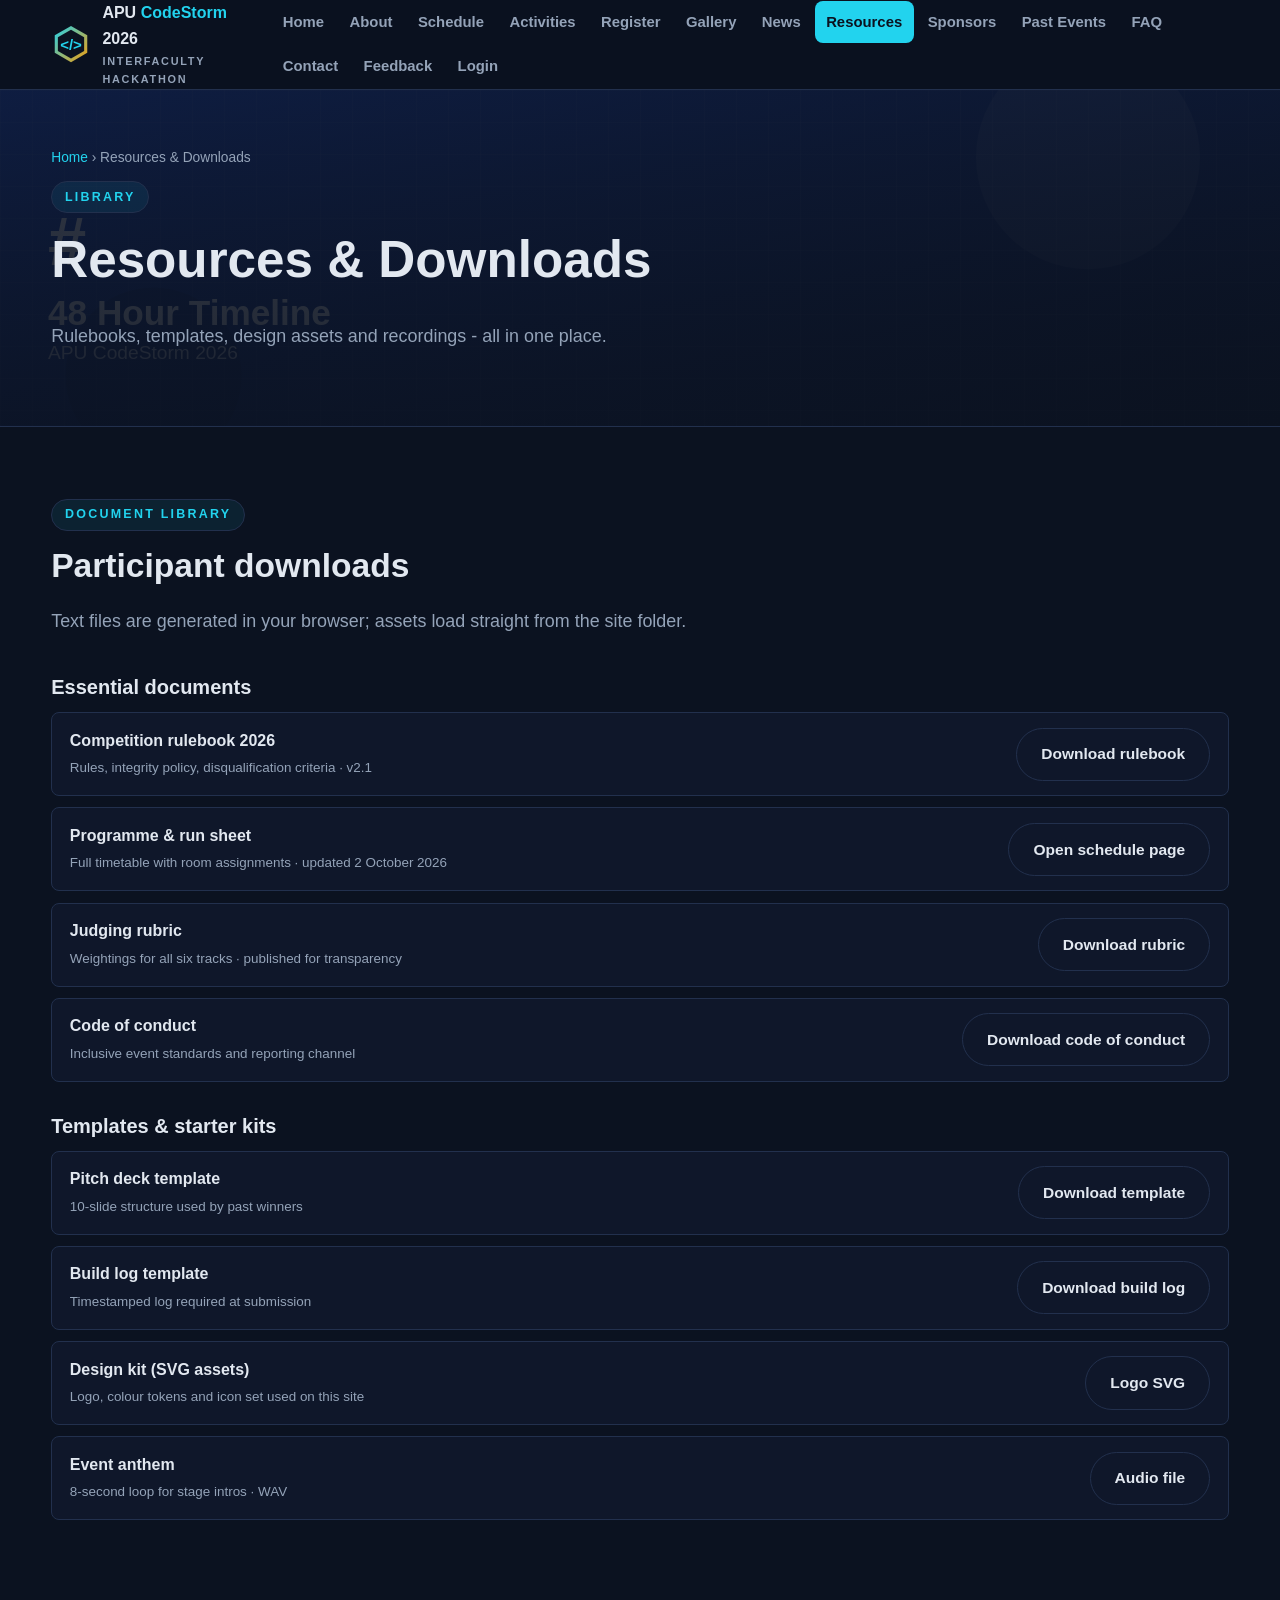
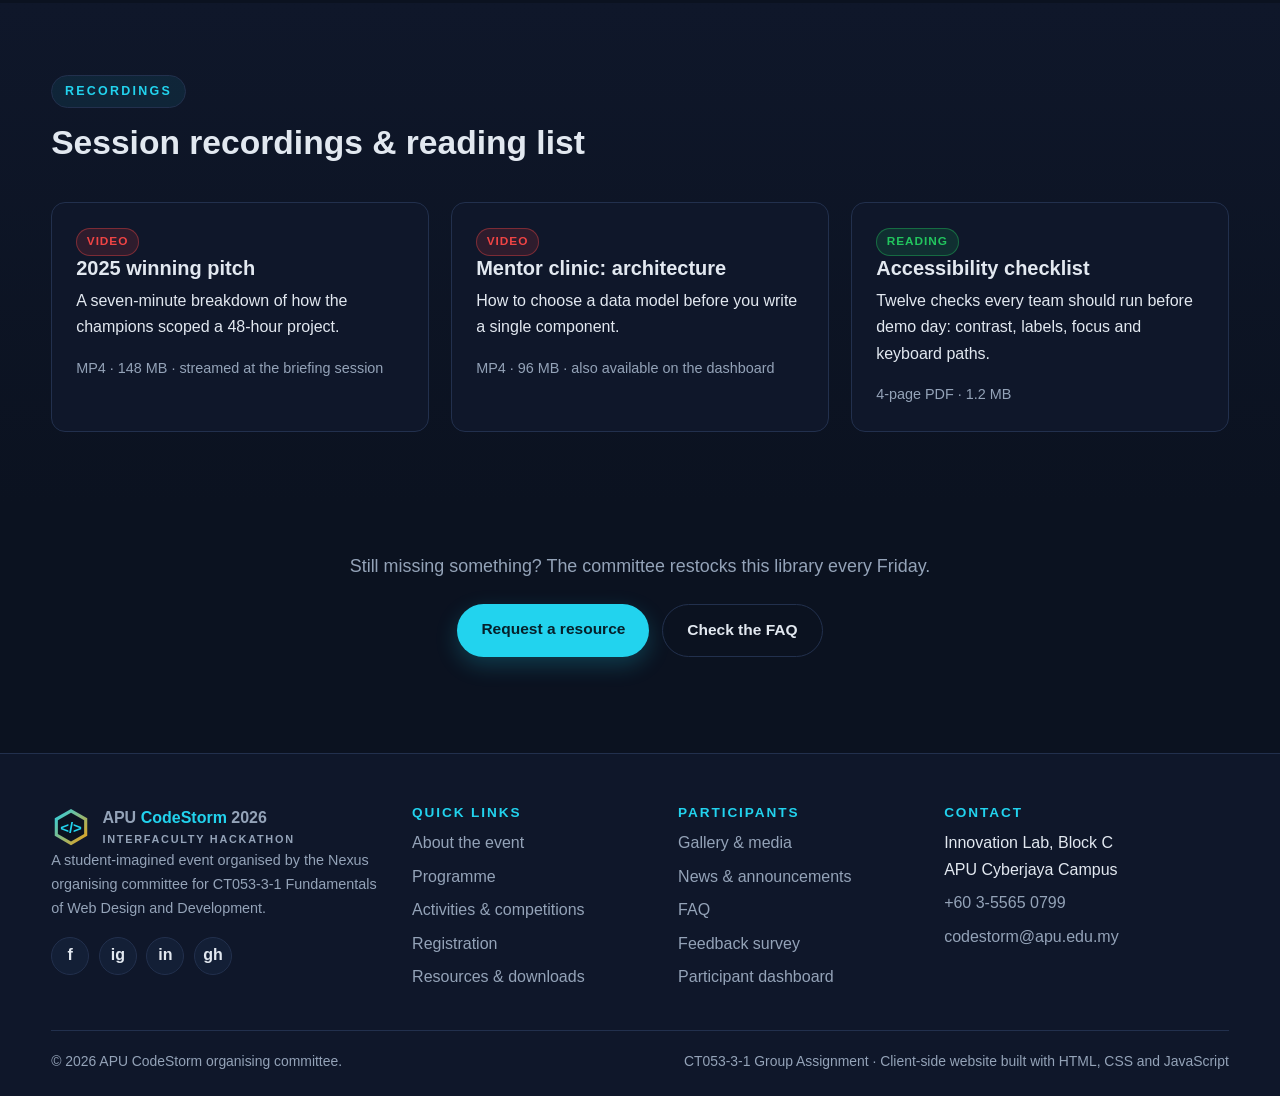
<file: website/resources.html>
<!DOCTYPE html>
<html lang="en">
<head>
  <meta charset="UTF-8">
  <meta name="viewport" content="width=device-width, initial-scale=1.0">
  <meta name="description" content="Download the rulebook, design kit, starter code, pitch template and branding pack for APU CodeStorm 2026.">
  <title>Resources &amp; Downloads | APU CodeStorm 2026</title>
  <link rel="icon" type="image/svg+xml" href="assets/img/favicon.svg">
  <link rel="stylesheet" href="css/style.css">
  <script src="js/main.js" defer></script>
</head>
<body>
  <a class="skip-link" href="#main">Skip to main content</a>

  <header class="site-header">
    <div class="container nav-wrap">
      <a class="brand" href="index.html">
        <img src="assets/img/logo.svg" alt="APU CodeStorm logo" width="40" height="40">
        <span>APU <b>CodeStorm</b> 2026<small>INTERFACULTY HACKATHON</small></span>
      </a>
      <button class="nav-toggle" type="button" aria-controls="primary-nav" aria-expanded="false" aria-label="Toggle navigation">&#9776;</button>
      <nav class="nav" id="primary-nav" aria-label="Primary navigation">
        <ul>
          <li><a href="index.html">Home</a></li>
          <li><a href="about.html">About</a></li>
          <li><a href="schedule.html">Schedule</a></li>
          <li><a href="activities.html">Activities</a></li>
          <li><a href="register.html">Register</a></li>
          <li><a href="gallery.html">Gallery</a></li>
          <li><a href="news.html">News</a></li>
          <li><a href="resources.html">Resources</a></li>
          <li><a href="sponsors.html">Sponsors</a></li>
          <li><a href="highlights.html">Past Events</a></li>
          <li><a href="faq.html">FAQ</a></li>
          <li><a href="contact.html">Contact</a></li>
          <li><a href="feedback.html">Feedback</a></li>
          <li><a href="login.html">Login</a></li>
        </ul>
      </nav>
    </div>
  </header>

  <main id="main">
    <section class="page-header" style="background-image:linear-gradient(rgba(11,18,32,.82),rgba(11,18,32,.92)),url('assets/img/schedule-banner.svg')">
      <div class="container">
        <p class="crumbs"><a href="index.html">Home</a> &rsaquo; Resources &amp; Downloads</p>
        <span class="kicker">Library</span>
        <h1>Resources &amp; Downloads</h1>
        <p class="lead">Rulebooks, templates, design assets and recordings - all in one place.</p>
      </div>
    </section>

    <section class="section">
      <div class="container">
        <div class="section-head">
          <span class="kicker">Document library</span>
          <h2>Participant downloads</h2>
          <p class="lead">Text files are generated in your browser; assets load straight from the site folder.</p>
        </div>

        <h3>Essential documents</h3>
        <ul class="download-list">
          <li>
            <span><strong>Competition rulebook 2026</strong><br>
              <span class="meta">Rules, integrity policy, disqualification criteria &middot; v2.1</span></span>
            <a class="btn btn--ghost" href="#"
               data-download-name="codestorm-2026-rulebook.txt"
               data-download-text="APU CODESTORM 2026 - RULEBOOK v2.1&#10;&#10;1. ELIGIBILITY&#10;Open to all enrolled APU students. Teams of 3-4. One team per student.&#10;&#10;2. CODE FREEZE&#10;Sunday 6 December 2026, 12:00 GMT+8. Commits after the freeze are ignored.&#10;&#10;3. ALLOWED RESOURCES&#10;Open-source libraries, public APIs, pre-trained models and stock assets are allowed when credited.&#10;&#10;4. ORIGINALITY&#10;Code authored outside the event window must be declared in the build log.&#10;&#10;5. SUBMISSION&#10;Source repository link, build log, 3-minute pitch deck and a demo video under 200 MB.&#10;&#10;6. CONDUCT&#10;Harassment, sabotage and plagiarism lead to immediate disqualification.">Download rulebook</a>
          </li>
          <li>
            <span><strong>Programme &amp; run sheet</strong><br>
              <span class="meta">Full timetable with room assignments &middot; updated 2 October 2026</span></span>
            <a class="btn btn--ghost" href="schedule.html">Open schedule page</a>
          </li>
          <li>
            <span><strong>Judging rubric</strong><br>
              <span class="meta">Weightings for all six tracks &middot; published for transparency</span></span>
            <a class="btn btn--ghost" href="#"
               data-download-name="codestorm-2026-judging-rubric.txt"
               data-download-text="APU CODESTORM 2026 - JUDGING RUBRIC (100 points)&#10;&#10;Innovation / originality ............ 25&#10;Technical execution ................. 25&#10;User experience &amp; interface ........ 20&#10;Real-world impact ................. 15&#10;Pitch &amp; demo quality ............... 15&#10;&#10;Tie-break: People's Choice vote count.">Download rubric</a>
          </li>
          <li>
            <span><strong>Code of conduct</strong><br>
              <span class="meta">Inclusive event standards and reporting channel</span></span>
            <a class="btn btn--ghost" href="#"
               data-download-name="codestorm-2026-code-of-conduct.txt"
               data-download-text="APU CODESTORM 2026 - CODE OF CONDUCT&#10;&#10;Be respectful, be inclusive, be constructive. Harassment of any kind is not tolerated.&#10;Report concerns to the welfare desk in the Innovation Lab or to codestorm@apu.edu.my.&#10;Organisers will respond within 24 hours and keep reports confidential.">Download code of conduct</a>
          </li>
        </ul>

        <h3 style="margin-top:2rem">Templates &amp; starter kits</h3>
        <ul class="download-list">
          <li>
            <span><strong>Pitch deck template</strong><br>
              <span class="meta">10-slide structure used by past winners</span></span>
            <a class="btn btn--ghost" href="#"
               data-download-name="pitch-template.txt"
               data-download-text="CODESTORM PITCH TEMPLATE (3 minutes)&#10;&#10;1. Hook - the problem in one sentence&#10;2. Who hurts - target user and evidence&#10;3. Solution - what you built&#10;4. Live demo - 60 seconds&#10;5. How it works - architecture in three boxes&#10;6. Differentiator - why not the obvious alternative&#10;7. Traction - test results and feedback&#10;8. Roadmap - what happens in 3 months&#10;9. The team - who does what&#10;10. The ask - mentorship, funding, partners">Download template</a>
          </li>
          <li>
            <span><strong>Build log template</strong><br>
              <span class="meta">Timestamped log required at submission</span></span>
            <a class="btn btn--ghost" href="#"
               data-download-name="build-log-template.txt"
               data-download-text="CODESTORM BUILD LOG&#10;Team: ___________   Track: ___________&#10;&#10;[YYYY-MM-DD HH:MM] Member: __ Action: __ Outcome: __&#10;[YYYY-MM-DD HH:MM] Member: __ Action: __ Outcome: __&#10;[YYYY-MM-DD HH:MM] Member: __ Action: __ Outcome: __&#10;&#10;Decision register:&#10;- Chose stack because ...&#10;- Dropped feature X because ...">Download build log</a>
          </li>
          <li>
            <span><strong>Design kit (SVG assets)</strong><br>
              <span class="meta">Logo, colour tokens and icon set used on this site</span></span>
            <a class="btn btn--ghost" href="assets/img/logo.svg">Logo SVG</a>
          </li>
          <li>
            <span><strong>Event anthem</strong><br>
              <span class="meta">8-second loop for stage intros &middot; WAV</span></span>
            <a class="btn btn--ghost" href="assets/media/codestorm-anthem.wav">Audio file</a>
          </li>
        </ul>
      </div>
    </section>

    <section class="section section--alt">
      <div class="container">
        <div class="section-head">
          <span class="kicker">Recordings</span>
          <h2>Session recordings &amp; reading list</h2>
        </div>
        <div class="grid grid--3">
          <article class="card"><span class="badge badge--danger">Video</span>
            <h3>2025 winning pitch</h3>
            <p>A seven-minute breakdown of how the champions scoped a 48-hour project.</p>
            <p class="small muted">MP4 &middot; 148 MB &middot; streamed at the briefing session</p></article>
          <article class="card"><span class="badge badge--danger">Video</span>
            <h3>Mentor clinic: architecture</h3>
            <p>How to choose a data model before you write a single component.</p>
            <p class="small muted">MP4 &middot; 96 MB &middot; also available on the dashboard</p></article>
          <article class="card"><span class="badge badge--ok">Reading</span>
            <h3>Accessibility checklist</h3>
            <p>Twelve checks every team should run before demo day: contrast, labels, focus and
              keyboard paths.</p>
            <p class="small muted">4-page PDF &middot; 1.2 MB</p></article>
        </div>
      </div>
    </section>

    <section class="section section--tight">
      <div class="container text-center">
        <p class="lead">Still missing something? The committee restocks this library every Friday.</p>
        <div class="btn-row" style="justify-content:center">
          <a class="btn" href="contact.html">Request a resource</a>
          <a class="btn btn--ghost" href="faq.html">Check the FAQ</a>
        </div>
      </div>
    </section>
  </main>

  <footer class="site-footer">
    <div class="container">
      <div class="footer-grid">
        <div>
          <a class="brand" href="index.html">
            <img src="assets/img/logo.svg" alt="APU CodeStorm logo" width="40" height="40">
            <span>APU <b>CodeStorm</b> 2026<small>INTERFACULTY HACKATHON</small></span>
          </a>
          <p class="small muted">A student-imagined event organised by the Nexus organising committee
            for CT053-3-1 Fundamentals of Web Design and Development.</p>
          <div class="socials">
            <a href="https://www.facebook.com" aria-label="Facebook">f</a>
            <a href="https://www.instagram.com" aria-label="Instagram">ig</a>
            <a href="https://www.linkedin.com" aria-label="LinkedIn">in</a>
            <a href="https://github.com" aria-label="GitHub">gh</a>
          </div>
        </div>
        <div>
          <h4>Quick links</h4>
          <ul>
            <li><a href="about.html">About the event</a></li>
            <li><a href="schedule.html">Programme</a></li>
            <li><a href="activities.html">Activities &amp; competitions</a></li>
            <li><a href="register.html">Registration</a></li>
            <li><a href="resources.html">Resources &amp; downloads</a></li>
          </ul>
        </div>
        <div>
          <h4>Participants</h4>
          <ul>
            <li><a href="gallery.html">Gallery &amp; media</a></li>
            <li><a href="news.html">News &amp; announcements</a></li>
            <li><a href="faq.html">FAQ</a></li>
            <li><a href="feedback.html">Feedback survey</a></li>
            <li><a href="dashboard.html">Participant dashboard</a></li>
          </ul>
        </div>
        <div>
          <h4>Contact</h4>
          <ul>
            <li>Innovation Lab, Block C<br>APU Cyberjaya Campus</li>
            <li><a href="tel:+60355650799">+60 3-5565 0799</a></li>
            <li><a href="mailto:codestorm@apu.edu.my">codestorm@apu.edu.my</a></li>
          </ul>
        </div>
      </div>
      <div class="footer-bottom">
        <span>&copy; <span data-year>2026</span> APU CodeStorm organising committee.</span>
        <span>CT053-3-1 Group Assignment &middot; Client-side website built with HTML, CSS and JavaScript</span>
      </div>
    </div>
  </footer>

  <button class="to-top" type="button" aria-label="Back to top">&#8679;</button>
</body>
</html>
</file>
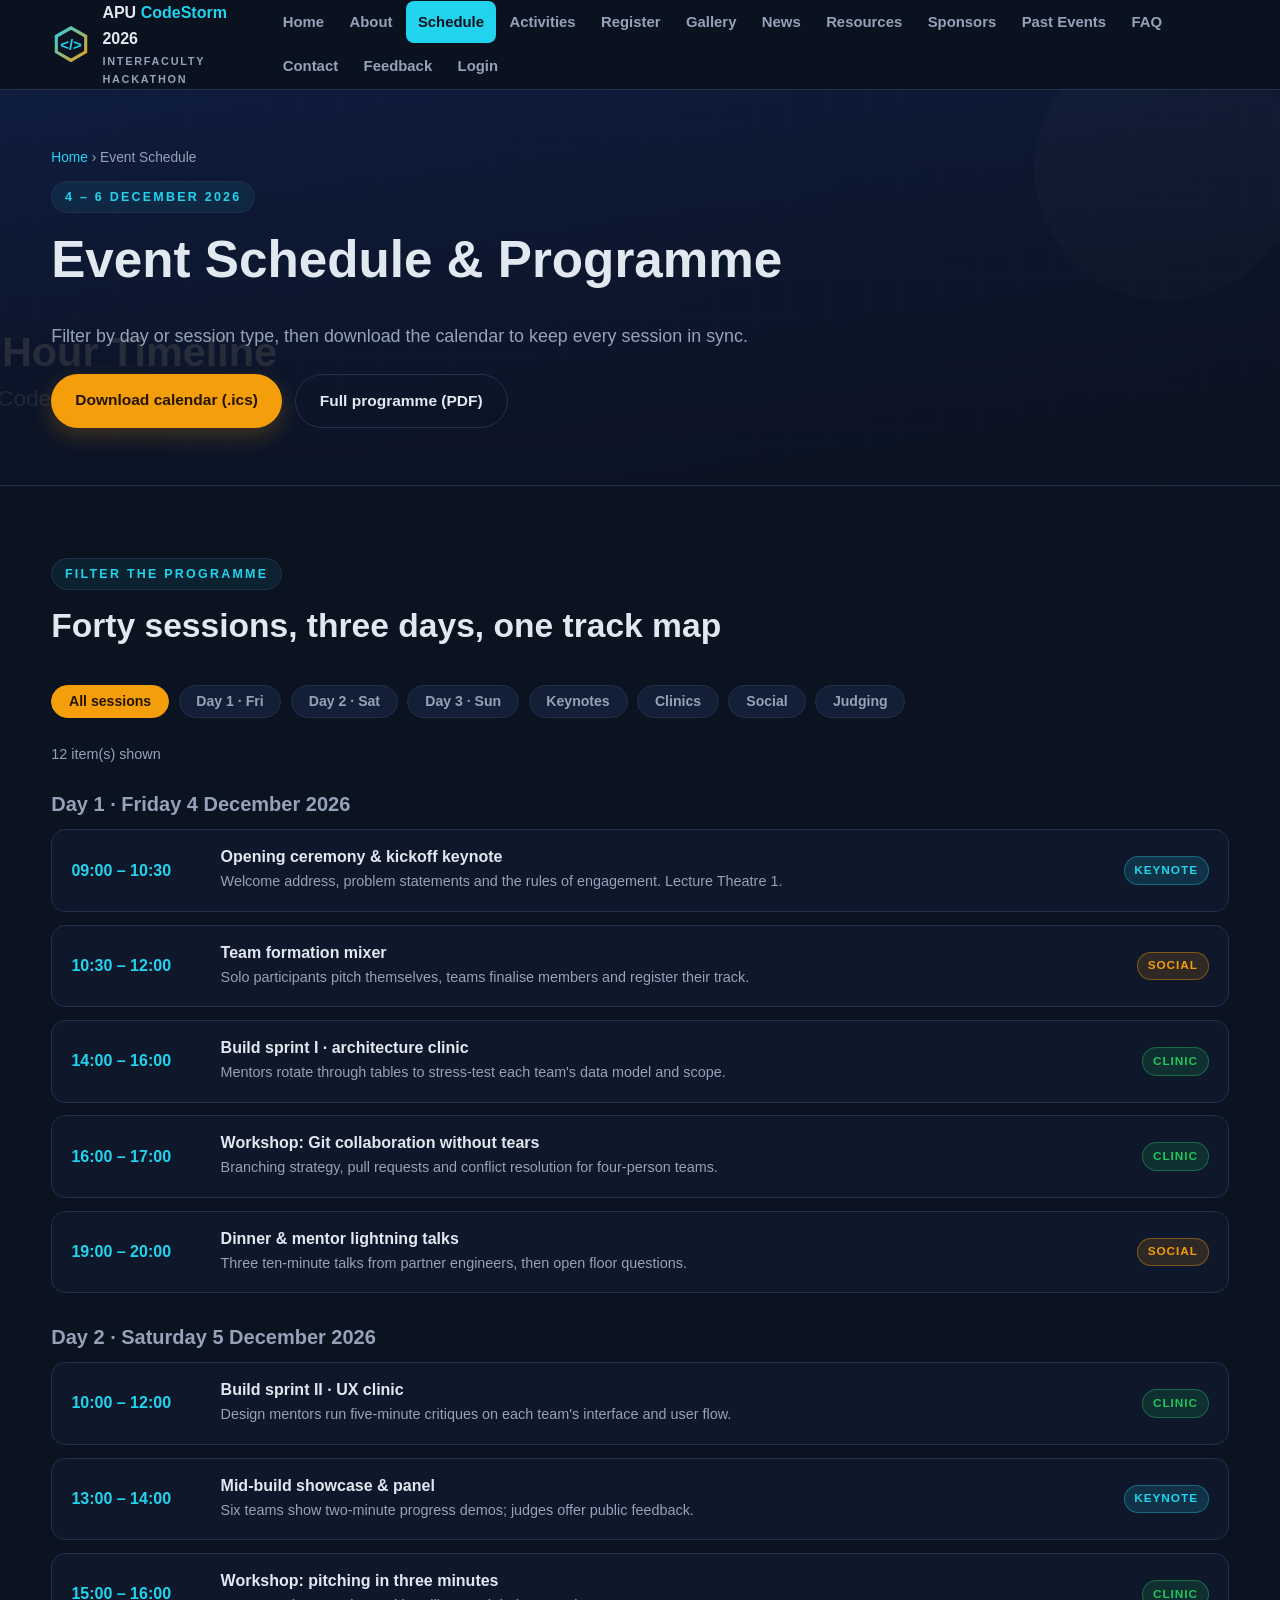
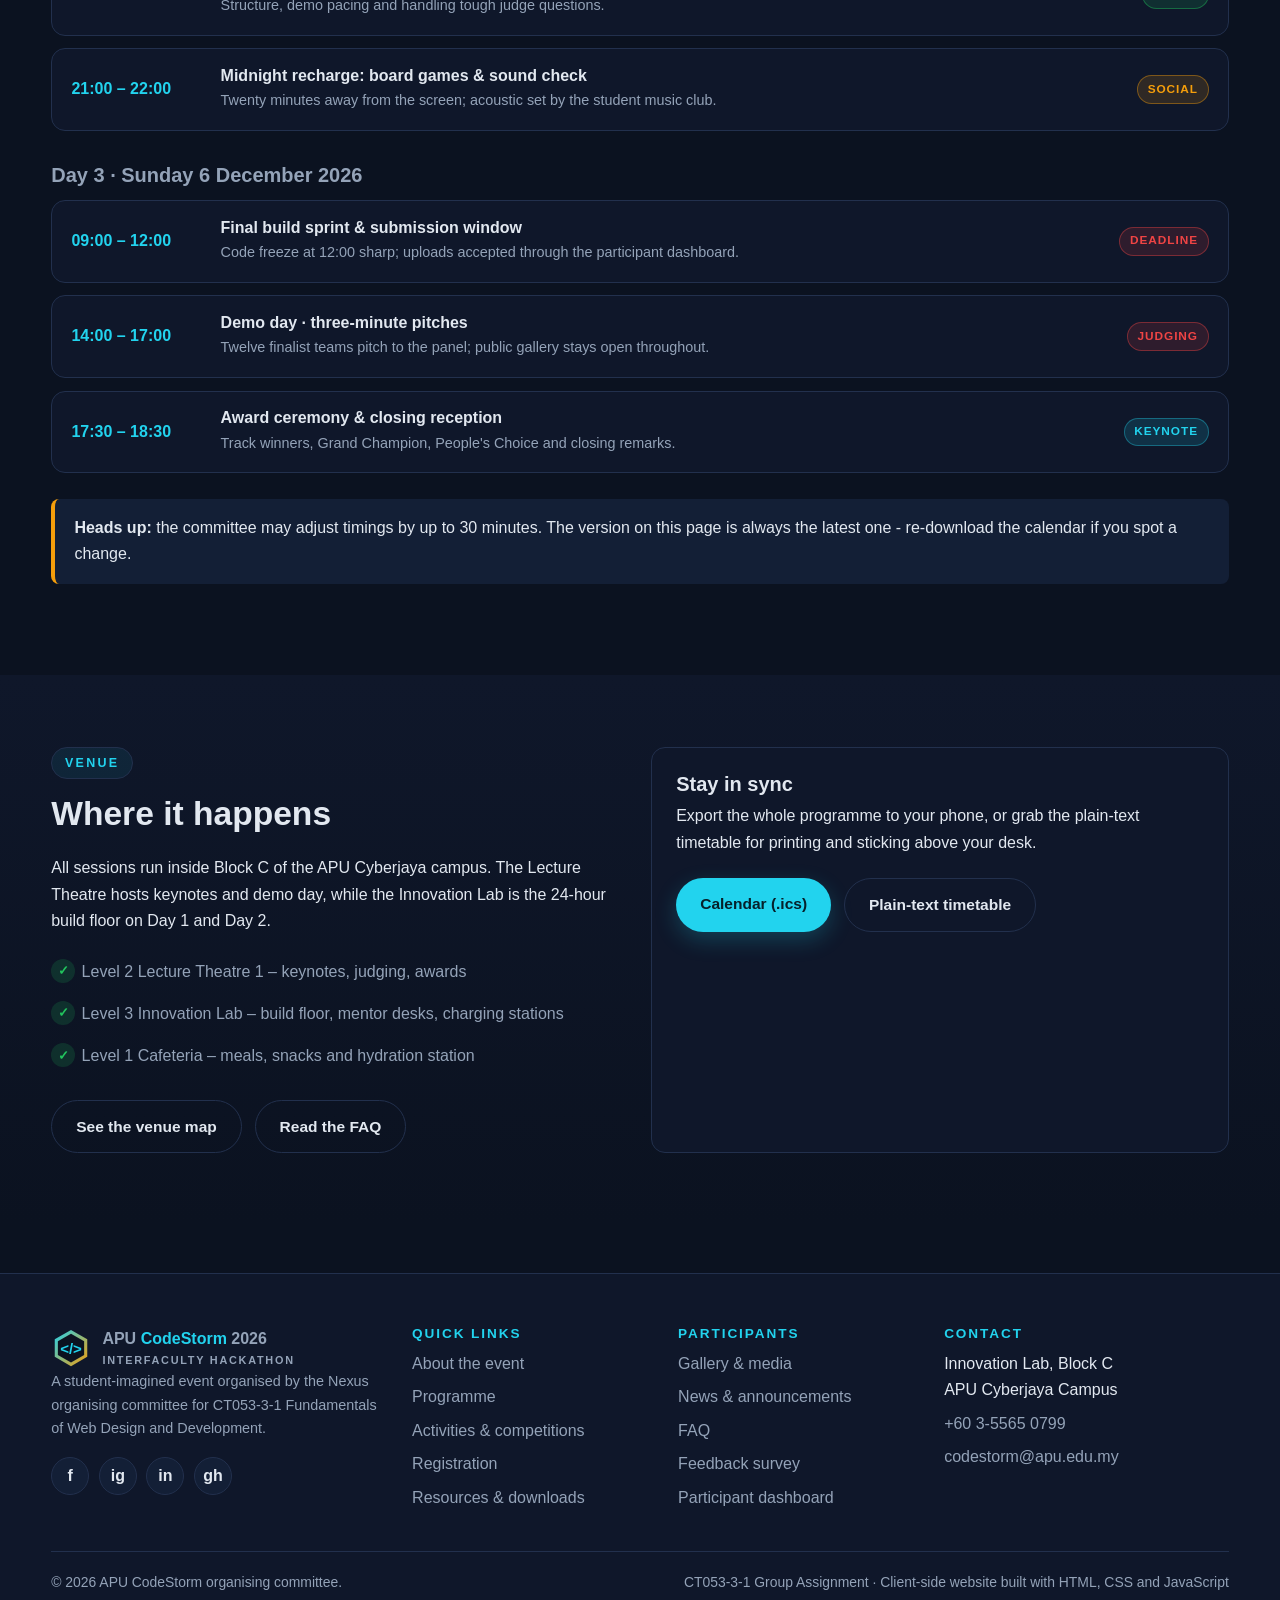
<file: website/schedule.html>
<!DOCTYPE html>
<html lang="en">
<head>
  <meta charset="UTF-8">
  <meta name="viewport" content="width=device-width, initial-scale=1.0">
  <meta name="description" content="Filterable three-day programme for APU CodeStorm 2026 with a downloadable calendar file.">
  <title>Event Schedule | APU CodeStorm 2026</title>
  <link rel="icon" type="image/svg+xml" href="assets/img/favicon.svg">
  <link rel="stylesheet" href="css/style.css">
  <script src="js/main.js" defer></script>
</head>
<body>
  <a class="skip-link" href="#main">Skip to main content</a>

  <header class="site-header">
    <div class="container nav-wrap">
      <a class="brand" href="index.html">
        <img src="assets/img/logo.svg" alt="APU CodeStorm logo" width="40" height="40">
        <span>APU <b>CodeStorm</b> 2026<small>INTERFACULTY HACKATHON</small></span>
      </a>
      <button class="nav-toggle" type="button" aria-controls="primary-nav" aria-expanded="false" aria-label="Toggle navigation">&#9776;</button>
      <nav class="nav" id="primary-nav" aria-label="Primary navigation">
        <ul>
          <li><a href="index.html">Home</a></li>
          <li><a href="about.html">About</a></li>
          <li><a href="schedule.html">Schedule</a></li>
          <li><a href="activities.html">Activities</a></li>
          <li><a href="register.html">Register</a></li>
          <li><a href="gallery.html">Gallery</a></li>
          <li><a href="news.html">News</a></li>
          <li><a href="resources.html">Resources</a></li>
          <li><a href="sponsors.html">Sponsors</a></li>
          <li><a href="highlights.html">Past Events</a></li>
          <li><a href="faq.html">FAQ</a></li>
          <li><a href="contact.html">Contact</a></li>
          <li><a href="feedback.html">Feedback</a></li>
          <li><a href="login.html">Login</a></li>
        </ul>
      </nav>
    </div>
  </header>

  <main id="main">
    <section class="page-header" style="background-image:linear-gradient(rgba(11,18,32,.82),rgba(11,18,32,.92)),url('assets/img/schedule-banner.svg')">
      <div class="container">
        <p class="crumbs"><a href="index.html">Home</a> &rsaquo; Event Schedule</p>
        <span class="kicker">4 &ndash; 6 December 2026</span>
        <h1>Event Schedule &amp; Programme</h1>
        <p class="lead">Filter by day or session type, then download the calendar to keep every session in sync.</p>
        <div class="btn-row">
          <a class="btn btn--accent" id="download-calendar" href="#">Download calendar (.ics)</a>
          <a class="btn btn--ghost" href="resources.html">Full programme (PDF)</a>
        </div>
      </div>
    </section>

    <section class="section">
      <div class="container">
        <div class="section-head">
          <span class="kicker">Filter the programme</span>
          <h2>Forty sessions, three days, one track map</h2>
        </div>

        <div class="filter-bar" data-filter-group="[data-filter-item]" role="group" aria-label="Filter schedule">
          <button class="filter-btn is-active" type="button" data-filter="all">All sessions</button>
          <button class="filter-btn" type="button" data-filter="day1">Day 1 &middot; Fri</button>
          <button class="filter-btn" type="button" data-filter="day2">Day 2 &middot; Sat</button>
          <button class="filter-btn" type="button" data-filter="day3">Day 3 &middot; Sun</button>
          <button class="filter-btn" type="button" data-filter="keynote">Keynotes</button>
          <button class="filter-btn" type="button" data-filter="clinic">Clinics</button>
          <button class="filter-btn" type="button" data-filter="social">Social</button>
          <button class="filter-btn" type="button" data-filter="judging">Judging</button>
        </div>
        <p class="muted small" id="filter-count" aria-live="polite">12 item(s) shown</p>

        <h3 class="muted" style="margin-top:1.6rem">Day 1 &middot; Friday 4 December 2026</h3>

        <article class="schedule-item" data-filter-item data-tags="day1 keynote"
                 data-event data-start="20261204T090000" data-end="20261204T103000"
                 data-venue="Lecture Theatre 1">
          <time datetime="2026-12-04T09:00">09:00 &ndash; 10:30</time>
          <div><h4>Opening ceremony &amp; kickoff keynote</h4>
            <p>Welcome address, problem statements and the rules of engagement. Lecture Theatre 1.</p></div>
          <span class="badge">Keynote</span>
        </article>

        <article class="schedule-item" data-filter-item data-tags="day1 social"
                 data-event data-start="20261204T103000" data-end="20261204T120000"
                 data-venue="Innovation Lab">
          <time datetime="2026-12-04T10:30">10:30 &ndash; 12:00</time>
          <div><h4>Team formation mixer</h4>
            <p>Solo participants pitch themselves, teams finalise members and register their track.</p></div>
          <span class="badge badge--accent">Social</span>
        </article>

        <article class="schedule-item" data-filter-item data-tags="day1 clinic"
                 data-event data-start="20261204T140000" data-end="20261204T160000"
                 data-venue="Innovation Lab">
          <time datetime="2026-12-04T14:00">14:00 &ndash; 16:00</time>
          <div><h4>Build sprint I &middot; architecture clinic</h4>
            <p>Mentors rotate through tables to stress-test each team's data model and scope.</p></div>
          <span class="badge badge--ok">Clinic</span>
        </article>

        <article class="schedule-item" data-filter-item data-tags="day1 clinic"
                 data-event data-start="20261204T160000" data-end="20261204T170000"
                 data-venue=" Seminar Room 2">
          <time datetime="2026-12-04T16:00">16:00 &ndash; 17:00</time>
          <div><h4>Workshop: Git collaboration without tears</h4>
            <p>Branching strategy, pull requests and conflict resolution for four-person teams.</p></div>
          <span class="badge badge--ok">Clinic</span>
        </article>

        <article class="schedule-item" data-filter-item data-tags="day1 social"
                 data-event data-start="20261204T190000" data-end="20261204T200000"
                 data-venue="Cafeteria">
          <time datetime="2026-12-04T19:00">19:00 &ndash; 20:00</time>
          <div><h4>Dinner &amp; mentor lightning talks</h4>
            <p>Three ten-minute talks from partner engineers, then open floor questions.</p></div>
          <span class="badge badge--accent">Social</span>
        </article>

        <h3 class="muted" style="margin-top:2rem">Day 2 &middot; Saturday 5 December 2026</h3>

        <article class="schedule-item" data-filter-item data-tags="day2 clinic"
                 data-event data-start="20261205T100000" data-end="20261205T120000"
                 data-venue="Innovation Lab">
          <time datetime="2026-12-05T10:00">10:00 &ndash; 12:00</time>
          <div><h4>Build sprint II &middot; UX clinic</h4>
            <p>Design mentors run five-minute critiques on each team's interface and user flow.</p></div>
          <span class="badge badge--ok">Clinic</span>
        </article>

        <article class="schedule-item" data-filter-item data-tags="day2 keynote"
                 data-event data-start="20261205T130000" data-end="20261205T140000"
                 data-venue="Lecture Theatre 1">
          <time datetime="2026-12-05T13:00">13:00 &ndash; 14:00</time>
          <div><h4>Mid-build showcase &amp; panel</h4>
            <p>Six teams show two-minute progress demos; judges offer public feedback.</p></div>
          <span class="badge">Keynote</span>
        </article>

        <article class="schedule-item" data-filter-item data-tags="day2 clinic"
                 data-event data-start="20261205T150000" data-end="20261205T160000"
                 data-venue="Seminar Room 2">
          <time datetime="2026-12-05T15:00">15:00 &ndash; 16:00</time>
          <div><h4>Workshop: pitching in three minutes</h4>
            <p>Structure, demo pacing and handling tough judge questions.</p></div>
          <span class="badge badge--ok">Clinic</span>
        </article>

        <article class="schedule-item" data-filter-item data-tags="day2 social"
                 data-event data-start="20261205T210000" data-end="20261205T220000"
                 data-venue="Open Plaza">
          <time datetime="2026-12-05T21:00">21:00 &ndash; 22:00</time>
          <div><h4>Midnight recharge: board games &amp; sound check</h4>
            <p>Twenty minutes away from the screen; acoustic set by the student music club.</p></div>
          <span class="badge badge--accent">Social</span>
        </article>

        <h3 class="muted" style="margin-top:2rem">Day 3 &middot; Sunday 6 December 2026</h3>

        <article class="schedule-item" data-filter-item data-tags="day3 judging"
                 data-event data-start="20261206T090000" data-end="20261206T120000"
                 data-venue="Innovation Lab">
          <time datetime="2026-12-06T09:00">09:00 &ndash; 12:00</time>
          <div><h4>Final build sprint &amp; submission window</h4>
            <p>Code freeze at 12:00 sharp; uploads accepted through the participant dashboard.</p></div>
          <span class="badge badge--danger">Deadline</span>
        </article>

        <article class="schedule-item" data-filter-item data-tags="day3 judging"
                 data-event data-start="20261206T140000" data-end="20261206T170000"
                 data-venue="Lecture Theatre 1">
          <time datetime="2026-12-06T14:00">14:00 &ndash; 17:00</time>
          <div><h4>Demo day &middot; three-minute pitches</h4>
            <p>Twelve finalist teams pitch to the panel; public gallery stays open throughout.</p></div>
          <span class="badge badge--danger">Judging</span>
        </article>

        <article class="schedule-item" data-filter-item data-tags="day3 keynote social"
                 data-event data-start="20261206T173000" data-end="20261206T183000"
                 data-venue="Lecture Theatre 1">
          <time datetime="2026-12-06T17:30">17:30 &ndash; 18:30</time>
          <div><h4>Award ceremony &amp; closing reception</h4>
            <p>Track winners, Grand Champion, People's Choice and closing remarks.</p></div>
          <span class="badge">Keynote</span>
        </article>

        <div class="alert alert--warn" style="margin-top:1.6rem">
          <p><strong>Heads up:</strong> the committee may adjust timings by up to 30 minutes. The version
            on this page is always the latest one - re-download the calendar if you spot a change.</p>
        </div>
      </div>
    </section>

    <section class="section section--alt">
      <div class="container grid grid--2">
        <div>
          <span class="kicker">Venue</span>
          <h2>Where it happens</h2>
          <p>All sessions run inside Block C of the APU Cyberjaya campus. The Lecture Theatre hosts
            keynotes and demo day, while the Innovation Lab is the 24-hour build floor on Day 1 and Day 2.</p>
          <ul class="checklist">
            <li>Level 2 Lecture Theatre 1 &ndash; keynotes, judging, awards</li>
            <li>Level 3 Innovation Lab &ndash; build floor, mentor desks, charging stations</li>
            <li>Level 1 Cafeteria &ndash; meals, snacks and hydration station</li>
          </ul>
          <div class="btn-row">
            <a class="btn btn--ghost" href="contact.html#map">See the venue map</a>
            <a class="btn btn--ghost" href="faq.html">Read the FAQ</a>
          </div>
        </div>
        <div class="card">
          <h3>Stay in sync</h3>
          <p>Export the whole programme to your phone, or grab the plain-text timetable for printing and
            sticking above your desk.</p>
          <div class="btn-row">
            <a class="btn" href="#" id="download-calendar-2" onclick="document.getElementById('download-calendar').click();return false;">Calendar (.ics)</a>
            <a class="btn btn--ghost" href="#"
               data-download-name="codestorm-2026-timetable.txt"
               data-download-text="APU CODESTORM 2026 - TIMETABLE&#10;&#10;DAY 1 - Friday 4 December 2026&#10;09:00-10:30 Opening ceremony and kickoff keynote (LT1)&#10;10:30-12:00 Team formation mixer (Innovation Lab)&#10;14:00-16:00 Build sprint I - architecture clinic&#10;16:00-17:00 Workshop - Git collaboration without tears&#10;19:00-20:00 Dinner and mentor lightning talks&#10;&#10;DAY 2 - Saturday 5 December 2026&#10;10:00-12:00 Build sprint II - UX clinic&#10;13:00-14:00 Mid-build showcase and panel&#10;15:00-16:00 Workshop - pitching in three minutes&#10;21:00-22:00 Midnight recharge: board games and sound check&#10;&#10;DAY 3 - Sunday 6 December 2026&#10;09:00-12:00 Final build sprint and submission window&#10;14:00-17:00 Demo day - three-minute pitches&#10;17:30-18:30 Award ceremony and closing reception">Plain-text timetable</a>
          </div>
        </div>
      </div>
    </section>
  </main>

  <footer class="site-footer">
    <div class="container">
      <div class="footer-grid">
        <div>
          <a class="brand" href="index.html">
            <img src="assets/img/logo.svg" alt="APU CodeStorm logo" width="40" height="40">
            <span>APU <b>CodeStorm</b> 2026<small>INTERFACULTY HACKATHON</small></span>
          </a>
          <p class="small muted">A student-imagined event organised by the Nexus organising committee
            for CT053-3-1 Fundamentals of Web Design and Development.</p>
          <div class="socials">
            <a href="https://www.facebook.com" aria-label="Facebook">f</a>
            <a href="https://www.instagram.com" aria-label="Instagram">ig</a>
            <a href="https://www.linkedin.com" aria-label="LinkedIn">in</a>
            <a href="https://github.com" aria-label="GitHub">gh</a>
          </div>
        </div>
        <div>
          <h4>Quick links</h4>
          <ul>
            <li><a href="about.html">About the event</a></li>
            <li><a href="schedule.html">Programme</a></li>
            <li><a href="activities.html">Activities &amp; competitions</a></li>
            <li><a href="register.html">Registration</a></li>
            <li><a href="resources.html">Resources &amp; downloads</a></li>
          </ul>
        </div>
        <div>
          <h4>Participants</h4>
          <ul>
            <li><a href="gallery.html">Gallery &amp; media</a></li>
            <li><a href="news.html">News &amp; announcements</a></li>
            <li><a href="faq.html">FAQ</a></li>
            <li><a href="feedback.html">Feedback survey</a></li>
            <li><a href="dashboard.html">Participant dashboard</a></li>
          </ul>
        </div>
        <div>
          <h4>Contact</h4>
          <ul>
            <li>Innovation Lab, Block C<br>APU Cyberjaya Campus</li>
            <li><a href="tel:+60355650799">+60 3-5565 0799</a></li>
            <li><a href="mailto:codestorm@apu.edu.my">codestorm@apu.edu.my</a></li>
          </ul>
        </div>
      </div>
      <div class="footer-bottom">
        <span>&copy; <span data-year>2026</span> APU CodeStorm organising committee.</span>
        <span>CT053-3-1 Group Assignment &middot; Client-side website built with HTML, CSS and JavaScript</span>
      </div>
    </div>
  </footer>

  <button class="to-top" type="button" aria-label="Back to top">&#8679;</button>
</body>
</html>
</file>
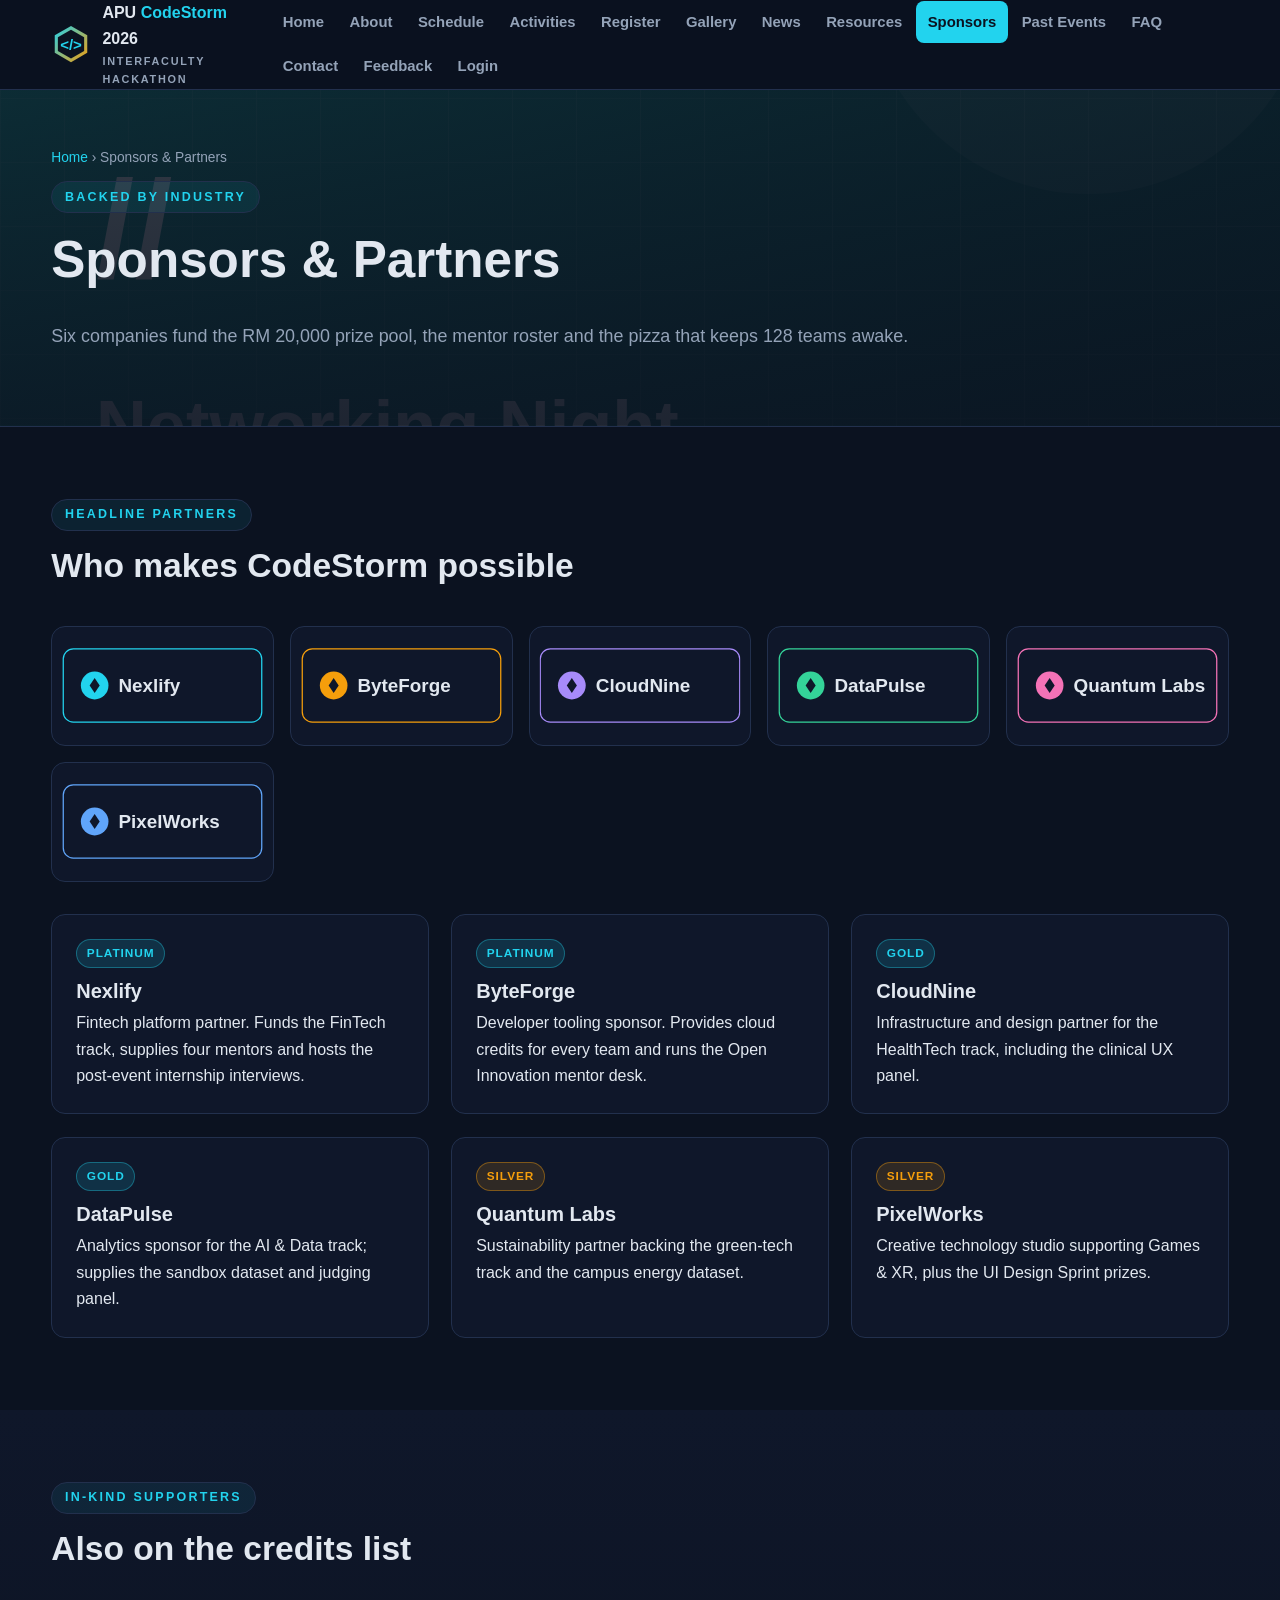
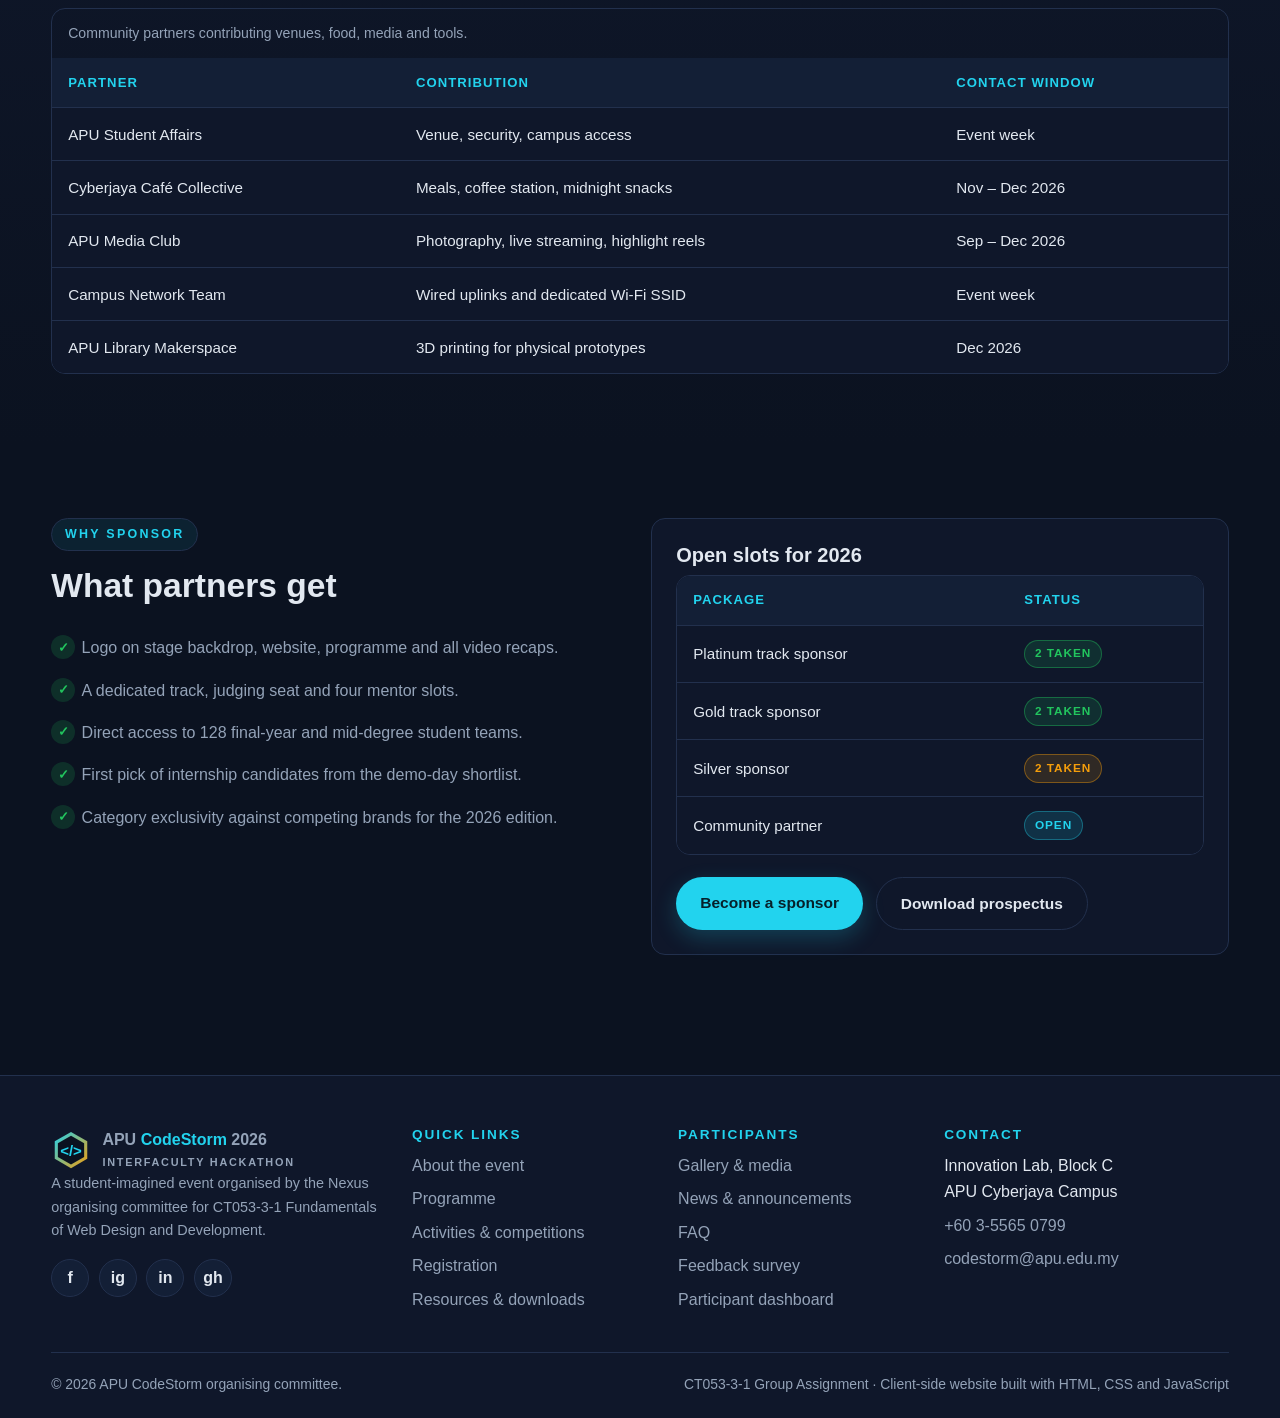
<file: website/sponsors.html>
<!DOCTYPE html>
<html lang="en">
<head>
  <meta charset="UTF-8">
  <meta name="viewport" content="width=device-width, initial-scale=1.0">
  <meta name="description" content="The sponsors, partners and supporters backing APU CodeStorm 2026.">
  <meta name="author" content="APU CodeStorm 2026 Organising Committee">
  <title>Sponsors &amp; Partners | APU CodeStorm 2026</title>
  <link rel="icon" type="image/svg+xml" href="assets/img/favicon.svg">
  <link rel="stylesheet" href="css/style.css">
  <script src="js/main.js" defer></script>
</head>
<body>
  <a class="skip-link" href="#main">Skip to main content</a>

<header class="site-header">
    <div class="container nav-wrap">
      <a class="brand" href="index.html">
        <img src="assets/img/logo.svg" alt="APU CodeStorm logo" width="40" height="40">
        <span>APU <b>CodeStorm</b> 2026<small>INTERFACULTY HACKATHON</small></span>
      </a>
      <button class="nav-toggle" type="button" aria-controls="primary-nav" aria-expanded="false" aria-label="Toggle navigation">&#9776;</button>
      <nav class="nav" id="primary-nav" aria-label="Primary navigation">
        <ul>
          <li><a href="index.html">Home</a></li>
          <li><a href="about.html">About</a></li>
          <li><a href="schedule.html">Schedule</a></li>
          <li><a href="activities.html">Activities</a></li>
          <li><a href="register.html">Register</a></li>
          <li><a href="gallery.html">Gallery</a></li>
          <li><a href="news.html">News</a></li>
          <li><a href="resources.html">Resources</a></li>
          <li><a href="sponsors.html">Sponsors</a></li>
          <li><a href="highlights.html">Past Events</a></li>
          <li><a href="faq.html">FAQ</a></li>
          <li><a href="contact.html">Contact</a></li>
          <li><a href="feedback.html">Feedback</a></li>
          <li><a href="login.html">Login</a></li>
        </ul>
      </nav>
    </div>
  </header>

<main id="main">
<section class="page-header" style="background-image:linear-gradient(rgba(11,18,32,.82),rgba(11,18,32,.92)),url('assets/img/gallery-10.svg')">
  <div class="container">
    <p class="crumbs"><a href="index.html">Home</a> &rsaquo; Sponsors &amp; Partners</p>
    <span class="kicker">Backed by industry</span>
    <h1>Sponsors &amp; Partners</h1>
    <p class="lead">Six companies fund the RM 20,000 prize pool, the mentor roster and the pizza that
      keeps 128 teams awake.</p>
  </div>
</section>

<section class="section">
  <div class="container">
    <div class="section-head">
      <span class="kicker">Headline partners</span>
      <h2>Who makes CodeStorm possible</h2>
    </div>

    <div class="logo-strip">
      <img src="assets/img/sponsor-nexlify.svg" width="320" height="120" alt="Nexlify sponsor logo">
      <img src="assets/img/sponsor-byteforge.svg" width="320" height="120" alt="ByteForge sponsor logo">
      <img src="assets/img/sponsor-cloudnine.svg" width="320" height="120" alt="CloudNine sponsor logo">
      <img src="assets/img/sponsor-datapulse.svg" width="320" height="120" alt="DataPulse sponsor logo">
      <img src="assets/img/sponsor-quantum-labs.svg" width="320" height="120" alt="Quantum Labs sponsor logo">
      <img src="assets/img/sponsor-pixelworks.svg" width="320" height="120" alt="PixelWorks sponsor logo">
    </div>

    <div class="grid grid--3" style="margin-top:2rem">
      <article class="card">
        <span class="badge">Platinum</span>
        <h3 style="margin-top:.7rem">Nexlify</h3>
        <p>Fintech platform partner. Funds the FinTech track, supplies four mentors and hosts the
          post-event internship interviews.</p>
      </article>
      <article class="card">
        <span class="badge">Platinum</span>
        <h3 style="margin-top:.7rem">ByteForge</h3>
        <p>Developer tooling sponsor. Provides cloud credits for every team and runs the Open
          Innovation mentor desk.</p>
      </article>
      <article class="card">
        <span class="badge">Gold</span>
        <h3 style="margin-top:.7rem">CloudNine</h3>
        <p>Infrastructure and design partner for the HealthTech track, including the clinical UX panel.</p>
      </article>
      <article class="card">
        <span class="badge">Gold</span>
        <h3 style="margin-top:.7rem">DataPulse</h3>
        <p>Analytics sponsor for the AI &amp; Data track; supplies the sandbox dataset and judging panel.</p>
      </article>
      <article class="card">
        <span class="badge badge--accent">Silver</span>
        <h3 style="margin-top:.7rem">Quantum Labs</h3>
        <p>Sustainability partner backing the green-tech track and the campus energy dataset.</p>
      </article>
      <article class="card">
        <span class="badge badge--accent">Silver</span>
        <h3 style="margin-top:.7rem">PixelWorks</h3>
        <p>Creative technology studio supporting Games &amp; XR, plus the UI Design Sprint prizes.</p>
      </article>
    </div>
  </div>
</section>

<section class="section section--alt">
  <div class="container">
    <div class="section-head">
      <span class="kicker">In-kind supporters</span>
      <h2>Also on the credits list</h2>
    </div>
    <div class="table-wrap">
      <table>
        <caption>Community partners contributing venues, food, media and tools.</caption>
        <thead>
          <tr><th scope="col">Partner</th><th scope="col">Contribution</th><th scope="col">Contact window</th></tr>
        </thead>
        <tbody>
          <tr><td>APU Student Affairs</td><td>Venue, security, campus access</td><td>Event week</td></tr>
          <tr><td>Cyberjaya Caf&eacute; Collective</td><td>Meals, coffee station, midnight snacks</td><td>Nov &ndash; Dec 2026</td></tr>
          <tr><td>APU Media Club</td><td>Photography, live streaming, highlight reels</td><td>Sep &ndash; Dec 2026</td></tr>
          <tr><td>Campus Network Team</td><td>Wired uplinks and dedicated Wi-Fi SSID</td><td>Event week</td></tr>
          <tr><td>APU Library Makerspace</td><td>3D printing for physical prototypes</td><td>Dec 2026</td></tr>
        </tbody>
      </table>
    </div>
  </div>
</section>

<section class="section">
  <div class="container grid grid--2">
    <div>
      <span class="kicker">Why sponsor</span>
      <h2>What partners get</h2>
      <ul class="checklist">
        <li>Logo on stage backdrop, website, programme and all video recaps.</li>
        <li>A dedicated track, judging seat and four mentor slots.</li>
        <li>Direct access to 128 final-year and mid-degree student teams.</li>
        <li>First pick of internship candidates from the demo-day shortlist.</li>
        <li>Category exclusivity against competing brands for the 2026 edition.</li>
      </ul>
    </div>
    <div class="card">
      <h3>Open slots for 2026</h3>
      <div class="table-wrap">
        <table>
          <thead><tr><th scope="col">Package</th><th scope="col">Status</th></tr></thead>
          <tbody>
            <tr><td>Platinum track sponsor</td><td><span class="badge badge--ok">2 taken</span></td></tr>
            <tr><td>Gold track sponsor</td><td><span class="badge badge--ok">2 taken</span></td></tr>
            <tr><td>Silver sponsor</td><td><span class="badge badge--accent">2 taken</span></td></tr>
            <tr><td>Community partner</td><td><span class="badge">Open</span></td></tr>
          </tbody>
        </table>
      </div>
      <div class="btn-row">
        <a class="btn" href="contact.html">Become a sponsor</a>
        <a class="btn btn--ghost" href="resources.html">Download prospectus</a>
      </div>
    </div>
  </div>
</section>
  </main>

<footer class="site-footer">
    <div class="container">
      <div class="footer-grid">
        <div>
          <a class="brand" href="index.html">
            <img src="assets/img/logo.svg" alt="APU CodeStorm logo" width="40" height="40">
            <span>APU <b>CodeStorm</b> 2026<small>INTERFACULTY HACKATHON</small></span>
          </a>
          <p class="small muted">A student-imagined event organised by the Nexus organising committee
            for CT053-3-1 Fundamentals of Web Design and Development.</p>
          <div class="socials">
            <a href="https://www.facebook.com" aria-label="Facebook">f</a>
            <a href="https://www.instagram.com" aria-label="Instagram">ig</a>
            <a href="https://www.linkedin.com" aria-label="LinkedIn">in</a>
            <a href="https://github.com" aria-label="GitHub">gh</a>
          </div>
        </div>
        <div>
          <h4>Quick links</h4>
          <ul>
            <li><a href="about.html">About the event</a></li>
            <li><a href="schedule.html">Programme</a></li>
            <li><a href="activities.html">Activities &amp; competitions</a></li>
            <li><a href="register.html">Registration</a></li>
            <li><a href="resources.html">Resources &amp; downloads</a></li>
          </ul>
        </div>
        <div>
          <h4>Participants</h4>
          <ul>
            <li><a href="gallery.html">Gallery &amp; media</a></li>
            <li><a href="news.html">News &amp; announcements</a></li>
            <li><a href="faq.html">FAQ</a></li>
            <li><a href="feedback.html">Feedback survey</a></li>
            <li><a href="dashboard.html">Participant dashboard</a></li>
          </ul>
        </div>
        <div>
          <h4>Contact</h4>
          <ul>
            <li>Innovation Lab, Block C<br>APU Cyberjaya Campus</li>
            <li><a href="tel:+60355650799">+60 3-5565 0799</a></li>
            <li><a href="mailto:codestorm@apu.edu.my">codestorm@apu.edu.my</a></li>
          </ul>
        </div>
      </div>
      <div class="footer-bottom">
        <span>&copy; <span data-year>2026</span> APU CodeStorm organising committee.</span>
        <span>CT053-3-1 Group Assignment &middot; Client-side website built with HTML, CSS and JavaScript</span>
      </div>
    </div>
  </footer>

  <button class="to-top" type="button" aria-label="Back to top">&#8679;</button>
</body>
</html>
</file>
<file: website/css/style.css>
/* ==========================================================================
   APU CodeStorm 2026 - shared stylesheet
   Sections: 1) Tokens  2) Base  3) Layout  4) Header/Nav  5) Hero
   6) Components  7) Forms  8) Page-specific  9) Footer  10) Responsive/print
   ========================================================================== */

/* 1) Design tokens ------------------------------------------------------- */
:root {
  --bg: #0b1220;
  --surface: #0f172a;
  --surface-2: #131f36;
  --surface-3: #182744;
  --border: #22304d;
  --text: #e2e8f0;
  --muted: #94a3b8;
  --brand: #22d3ee;
  --brand-dark: #0e7490;
  --accent: #f59e0b;
  --ok: #22c55e;
  --danger: #ef4444;
  --radius: 14px;
  --radius-sm: 8px;
  --shadow: 0 14px 34px rgba(0, 0, 0, .38);
  --max: 1180px;
  --font: "Segoe UI", Calibri, Verdana, Arial, Helvetica, sans-serif;
}

/* 2) Base ---------------------------------------------------------------- */
* { box-sizing: border-box; }

html { scroll-behavior: smooth; }

body {
  margin: 0;
  background: var(--bg);
  color: var(--text);
  font-family: var(--font);
  font-size: 16px;
  line-height: 1.65;
  -webkit-font-smoothing: antialiased;
}

img, svg, video { max-width: 100%; display: block; }

a { color: var(--brand); text-decoration: none; }
a:hover { text-decoration: underline; }

h1, h2, h3, h4 { font-weight: 700; line-height: 1.25; margin: 0 0 .6em; }
h1 { font-size: clamp(2rem, 4.6vw, 3.2rem); }
h2 { font-size: clamp(1.5rem, 3vw, 2.1rem); }
h3 { font-size: 1.25rem; }
p { margin: 0 0 1rem; color: var(--text); }

:focus-visible { outline: 3px solid var(--accent); outline-offset: 2px; }

.skip-link {
  position: absolute; left: -9999px; top: 0; z-index: 999;
  background: var(--accent); color: #111; padding: .7rem 1rem; font-weight: 700;
}
.skip-link:focus { left: 0; }

/* 3) Layout -------------------------------------------------------------- */
.container { width: min(var(--max), 92%); margin-inline: auto; }

.section { padding: 4.5rem 0; }
.section--tight { padding: 3rem 0; }
.section--alt { background: linear-gradient(180deg, var(--surface) 0%, var(--bg) 100%); }

.section-head { max-width: 720px; margin-bottom: 2.4rem; }
.section-head .kicker,
.kicker {
  display: inline-block; font-size: .78rem; letter-spacing: .18em;
  text-transform: uppercase; color: var(--brand); font-weight: 700;
  border: 1px solid var(--border); border-radius: 999px; padding: .3rem .8rem;
  background: rgba(34, 211, 238, .08); margin-bottom: .9rem;
}
.lead { font-size: 1.12rem; color: var(--muted); }

.grid { display: grid; gap: 1.4rem; }
.grid--2 { grid-template-columns: repeat(2, 1fr); }
.grid--3 { grid-template-columns: repeat(3, 1fr); }
.grid--4 { grid-template-columns: repeat(4, 1fr); }

.text-center { text-align: center; }
.muted { color: var(--muted); }
.small { font-size: .9rem; }

/* 4) Header / navigation ------------------------------------------------- */
.site-header {
  position: sticky; top: 0; z-index: 90;
  background: rgba(11, 18, 32, .92);
  backdrop-filter: blur(10px);
  border-bottom: 1px solid var(--border);
}

.nav-wrap { display: flex; align-items: center; gap: 1rem; min-height: 72px; }

.brand { display: flex; align-items: center; gap: .7rem; font-weight: 800; color: var(--text); }
.brand:hover { text-decoration: none; }
.brand img { width: 40px; height: 40px; }
.brand span b { color: var(--brand); }
.brand small { display: block; font-size: .68rem; letter-spacing: .16em; color: var(--muted); font-weight: 600; }

.nav { margin-left: auto; }
.nav ul { display: flex; gap: .15rem; list-style: none; margin: 0; padding: 0; flex-wrap: wrap; }
.nav a {
  display: block; padding: .55rem .72rem; border-radius: var(--radius-sm);
  color: var(--muted); font-size: .93rem; font-weight: 600;
}
.nav a:hover { background: var(--surface-2); color: var(--text); text-decoration: none; }
.nav a.active { color: var(--bg); background: var(--brand); }

.nav-toggle {
  display: none; margin-left: auto; background: var(--surface-2); color: var(--text);
  border: 1px solid var(--border); border-radius: var(--radius-sm);
  padding: .5rem .8rem; font-size: 1rem; cursor: pointer;
}

/* 5) Hero ---------------------------------------------------------------- */
.hero {
  position: relative; overflow: hidden;
  background: linear-gradient(140deg, #0b1220 0%, #10233d 55%, #0e7490 130%);
  border-bottom: 1px solid var(--border);
}
.hero::after {
  content: ""; position: absolute; inset: 0;
  background-image: linear-gradient(rgba(34, 211, 238, .10) 1px, transparent 1px),
                    linear-gradient(90deg, rgba(34, 211, 238, .10) 1px, transparent 1px);
  background-size: 48px 48px; pointer-events: none;
}
.hero-inner { position: relative; z-index: 1; display: grid; grid-template-columns: 1.15fr .85fr;
  gap: 2.5rem; align-items: center; padding: 4.5rem 0 5rem; }
.hero h1 { margin-bottom: .5rem; }
.hero h1 em { font-style: normal; color: var(--brand); }
.hero .tagline { font-size: 1.2rem; color: var(--accent); font-weight: 700; letter-spacing: .04em; }
.hero p { color: #cbd5e1; font-size: 1.05rem; }
.hero-art { border-radius: var(--radius); box-shadow: var(--shadow); border: 1px solid var(--border); }

.hero-meta { display: flex; flex-wrap: wrap; gap: .6rem; margin: 1.3rem 0 1.6rem; }
.hero-meta li { list-style: none; }

.chip {
  display: inline-flex; align-items: center; gap: .4rem;
  background: var(--surface-2); border: 1px solid var(--border);
  border-radius: 999px; padding: .35rem .85rem; font-size: .86rem; color: var(--muted);
}
.chip b { color: var(--text); }

/* Buttons ---------------------------------------------------------------- */
.btn {
  display: inline-block; cursor: pointer; border: 0;
  background: var(--brand); color: #06202a; font-weight: 700; font-size: .97rem;
  padding: .8rem 1.5rem; border-radius: 999px; transition: transform .15s, box-shadow .15s;
  box-shadow: 0 8px 22px rgba(34, 211, 238, .22);
}
.btn:hover { transform: translateY(-2px); text-decoration: none; }
.btn--ghost { background: transparent; color: var(--text); border: 1px solid var(--border); box-shadow: none; }
.btn--ghost:hover { background: var(--surface-2); }
.btn--accent { background: var(--accent); color: #241300; box-shadow: 0 8px 22px rgba(245, 158, 11, .22); }
.btn--block { display: block; width: 100%; text-align: center; }
.btn-row { display: flex; flex-wrap: wrap; gap: .8rem; margin-top: 1.4rem; }

/* 6) Components ---------------------------------------------------------- */
.card {
  background: var(--surface); border: 1px solid var(--border);
  border-radius: var(--radius); padding: 1.5rem;
  transition: transform .18s, border-color .18s;
}
.card:hover { transform: translateY(-4px); border-color: var(--brand-dark); }
.card h3 { margin-bottom: .4rem; }
.card p:last-child { margin-bottom: 0; }
.card .icon { font-size: 1.6rem; margin-bottom: .6rem; display: block; }

.badge {
  display: inline-block; font-size: .74rem; font-weight: 700; letter-spacing: .08em;
  text-transform: uppercase; padding: .22rem .6rem; border-radius: 999px;
  background: rgba(34, 211, 238, .14); color: var(--brand); border: 1px solid rgba(34, 211, 238, .35);
}
.badge--accent { background: rgba(245, 158, 11, .14); color: var(--accent); border-color: rgba(245, 158, 11, .4); }
.badge--ok { background: rgba(34, 197, 94, .14); color: var(--ok); border-color: rgba(34, 197, 94, .4); }
.badge--danger { background: rgba(239, 68, 68, .14); color: var(--danger); border-color: rgba(239, 68, 68, .4); }

.stat-grid { display: grid; grid-template-columns: repeat(4, 1fr); gap: 1.2rem; }
.stat {
  background: var(--surface); border: 1px solid var(--border);
  border-radius: var(--radius); padding: 1.3rem; text-align: center;
}
.stat b { display: block; font-size: 2rem; color: var(--brand); line-height: 1.2; }
.stat span { font-size: .88rem; color: var(--muted); }

.page-header {
  position: relative; background-size: cover; background-position: center;
  border-bottom: 1px solid var(--border); padding: 3.6rem 0;
}
.page-header .crumbs { font-size: .86rem; color: var(--muted); margin-bottom: .7rem; }
.page-header .crumbs a { color: var(--brand); }

.timeline { list-style: none; margin: 0; padding: 0; position: relative; }
.timeline::before {
  content: ""; position: absolute; left: 11px; top: 6px; bottom: 6px;
  width: 2px; background: var(--border);
}
.timeline li { position: relative; padding: 0 0 1.6rem 2.6rem; }
.timeline li::before {
  content: ""; position: absolute; left: 3px; top: 6px; width: 18px; height: 18px;
  border-radius: 50%; background: var(--bg); border: 3px solid var(--brand);
}
.timeline time { display: block; color: var(--accent); font-weight: 700; font-size: .88rem; }
.timeline h4 { margin: .2rem 0 .3rem; }

.table-wrap { overflow-x: auto; border: 1px solid var(--border); border-radius: var(--radius); }
table { width: 100%; border-collapse: collapse; background: var(--surface); font-size: .95rem; }
caption { text-align: left; padding: .8rem 1rem; color: var(--muted); font-size: .88rem; }
th, td { padding: .85rem 1rem; text-align: left; border-bottom: 1px solid var(--border); }
th { background: var(--surface-2); color: var(--brand); font-size: .82rem; text-transform: uppercase; letter-spacing: .08em; }
tbody tr:hover { background: var(--surface-2); }
tbody tr:last-child td { border-bottom: 0; }

.alert { border-left: 4px solid var(--brand); background: var(--surface-2); padding: 1rem 1.2rem;
  border-radius: var(--radius-sm); margin-bottom: 1.2rem; }
.alert--ok { border-color: var(--ok); }
.alert--warn { border-color: var(--accent); }
.alert--error { border-color: var(--danger); }
.alert p:last-child { margin-bottom: 0; }

.tabs { display: flex; flex-wrap: wrap; gap: .5rem; margin-bottom: 1.5rem; }
.tab-btn {
  background: var(--surface-2); border: 1px solid var(--border); color: var(--muted);
  border-radius: 999px; padding: .5rem 1.1rem; cursor: pointer; font-weight: 600; font-size: .9rem;
}
.tab-btn[aria-selected="true"] { background: var(--brand); color: #06202a; border-color: var(--brand); }
.tab-panel[hidden] { display: none; }

/* Countdown -------------------------------------------------------------- */
.countdown { display: flex; gap: .8rem; flex-wrap: wrap; }
.countdown div {
  background: rgba(15, 23, 42, .8); border: 1px solid var(--border);
  border-radius: var(--radius-sm); padding: .7rem 1rem; text-align: center; min-width: 78px;
}
.countdown b { display: block; font-size: 1.6rem; color: var(--brand); line-height: 1.1; }
.countdown span { font-size: .72rem; letter-spacing: .1em; text-transform: uppercase; color: var(--muted); }

/* Accordion -------------------------------------------------------------- */
.accordion { border: 1px solid var(--border); border-radius: var(--radius); overflow: hidden; }
.accordion + .accordion { margin-top: .8rem; }
.accordion__btn {
  width: 100%; display: flex; justify-content: space-between; gap: 1rem; align-items: center;
  background: var(--surface); color: var(--text); border: 0; cursor: pointer;
  padding: 1.05rem 1.2rem; font-size: 1rem; font-weight: 600; text-align: left;
  list-style: none;
}
.accordion__btn::-webkit-details-marker { display: none; }
.accordion__btn:hover { background: var(--surface-2); }
.accordion__btn::after { content: "+"; color: var(--brand); font-size: 1.4rem; }
.accordion[open] .accordion__btn::after { content: "\2013"; }
.accordion__body { padding: 0 1.2rem 1.1rem; color: var(--muted); background: var(--surface); }
.accordion__body p:last-child { margin-bottom: 0; }

/* Gallery ---------------------------------------------------------------- */
.gallery-grid { display: grid; grid-template-columns: repeat(auto-fill, minmax(230px, 1fr)); gap: 1rem; }
.gallery-item {
  position: relative; padding: 0; border: 1px solid var(--border);
  border-radius: var(--radius); overflow: hidden; cursor: pointer; background: var(--surface);
}
.gallery-item img { width: 100%; height: 100%; object-fit: cover; transition: transform .3s; }
.gallery-item:hover img { transform: scale(1.06); }
.gallery-item figcaption {
  position: absolute; inset: auto 0 0 0; padding: .6rem .8rem; font-size: .84rem;
  background: linear-gradient(transparent, rgba(3, 7, 18, .92)); color: #fff;
}

.lightbox {
  position: fixed; inset: 0; z-index: 200; display: none;
  background: rgba(2, 6, 23, .93); padding: 2rem; overflow: auto;
}
.lightbox.is-open { display: grid; place-items: center; }
.lightbox figure { margin: 0; max-width: 900px; width: 100%; }
.lightbox img { width: 100%; border-radius: var(--radius); border: 1px solid var(--border); }
.lightbox figcaption { text-align: center; color: var(--muted); padding-top: .8rem; }
.lightbox__close {
  position: absolute; top: 1.2rem; right: 1.4rem; font-size: 2rem; line-height: 1;
  background: var(--surface-2); color: var(--text); border: 1px solid var(--border);
  border-radius: 50%; width: 46px; height: 46px; cursor: pointer;
}

/* Filters ---------------------------------------------------------------- */
.filter-bar { display: flex; flex-wrap: wrap; gap: .6rem; margin-bottom: 1.6rem; }
.filter-btn {
  background: var(--surface-2); border: 1px solid var(--border); color: var(--muted);
  border-radius: 999px; padding: .45rem 1.05rem; cursor: pointer; font-weight: 600; font-size: .88rem;
}
.filter-btn.is-active { background: var(--accent); border-color: var(--accent); color: #241300; }

/* People ----------------------------------------------------------------- */
.person { text-align: center; background: var(--surface); border: 1px solid var(--border);
  border-radius: var(--radius); padding: 1.4rem; }
.person img { width: 96px; height: 96px; border-radius: 50%; margin: 0 auto .8rem; border: 2px solid var(--brand); }
.person h4 { margin: 0 0 .2rem; }
.person .role { color: var(--accent); font-size: .86rem; margin-bottom: .4rem; }

/* Logo strip ------------------------------------------------------------- */
.logo-strip { display: grid; grid-template-columns: repeat(auto-fit, minmax(190px, 1fr)); gap: 1rem; align-items: center; }
.logo-strip img { background: var(--surface); border-radius: var(--radius); padding: .6rem; border: 1px solid var(--border); }

/* Media ------------------------------------------------------------------ */
.media-frame {
  border: 1px solid var(--border); border-radius: var(--radius);
  background: var(--surface); padding: 1rem;
}
.media-frame audio, .media-frame video { width: 100%; }
figure.media { margin: 0; }
figure.media figcaption { color: var(--muted); font-size: .86rem; padding-top: .5rem; }

/* 7) Forms --------------------------------------------------------------- */
.form-grid { display: grid; grid-template-columns: repeat(2, 1fr); gap: 1.1rem; }
.field { display: flex; flex-direction: column; gap: .35rem; }
.field--full { grid-column: 1 / -1; }
.field label { font-size: .88rem; font-weight: 600; color: var(--text); }
.field label .req { color: var(--accent); }
.field input, .field select, .field textarea {
  background: var(--surface-2); border: 1px solid var(--border); color: var(--text);
  border-radius: var(--radius-sm); padding: .7rem .85rem; font-family: inherit; font-size: .96rem;
}
.field input:focus, .field select:focus, .field textarea:focus { border-color: var(--brand); outline: none; }
.field .hint { font-size: .78rem; color: var(--muted); }
.field .error { font-size: .78rem; color: var(--danger); min-height: 1em; }
.field.is-invalid input, .field.is-invalid select, .field.is-invalid textarea { border-color: var(--danger); }
fieldset { border: 1px solid var(--border); border-radius: var(--radius); padding: 1.2rem; margin: 0 0 1.2rem; }
legend { padding: 0 .5rem; color: var(--brand); font-weight: 700; font-size: .95rem; }
.check { display: flex; gap: .6rem; align-items: flex-start; font-size: .93rem; color: var(--muted); }
.check input { width: 18px; height: 18px; margin-top: .25rem; accent-color: var(--brand); }
.radio-row { display: flex; flex-wrap: wrap; gap: 1rem; }
.form-note { font-size: .85rem; color: var(--muted); }

.stars { display: flex; gap: .3rem; font-size: 2rem; }
.stars button { background: none; border: 0; color: var(--border); cursor: pointer; font-size: 2rem; line-height: 1; padding: 0; }
.stars button.is-on { color: var(--accent); }

/* 8) Page-specific ------------------------------------------------------- */
.schedule-item { display: grid; grid-template-columns: 130px 1fr auto; gap: 1.2rem; align-items: center;
  background: var(--surface); border: 1px solid var(--border); border-radius: var(--radius);
  padding: 1.05rem 1.2rem; margin-bottom: .8rem; }
.schedule-item[hidden] { display: none; }
.schedule-item time { color: var(--brand); font-weight: 700; }
.schedule-item h4 { margin: 0 0 .2rem; }
.schedule-item p { margin: 0; font-size: .9rem; color: var(--muted); }

.dashboard-grid { display: grid; grid-template-columns: repeat(auto-fit, minmax(240px, 1fr)); gap: 1.2rem; }
.panel { background: var(--surface); border: 1px solid var(--border); border-radius: var(--radius); padding: 1.4rem; }
.panel h3 { display: flex; align-items: center; gap: .5rem; }
.panel ul { margin: 0; padding-left: 1.1rem; color: var(--muted); }
.panel li { margin-bottom: .35rem; }

.progress { height: 10px; background: var(--surface-3); border-radius: 999px; overflow: hidden; }
.progress span { display: block; height: 100%; background: linear-gradient(90deg, var(--brand), var(--accent)); }

.post { background: var(--surface); border: 1px solid var(--border); border-radius: var(--radius);
  padding: 1.5rem; margin-bottom: 1.2rem; }
.post header { display: flex; flex-wrap: wrap; gap: .6rem; align-items: center; margin-bottom: .7rem; }
.post h3 { margin: 0; }

.download-list { list-style: none; padding: 0; margin: 0; }
.download-list li {
  display: flex; justify-content: space-between; align-items: center; gap: 1rem;
  background: var(--surface); border: 1px solid var(--border); border-radius: var(--radius-sm);
  padding: .9rem 1.1rem; margin-bottom: .7rem;
}
.download-list .meta { color: var(--muted); font-size: .84rem; }

.checklist { list-style: none; padding: 0; margin: 0; }
.checklist li { padding: .5rem 0 .5rem 1.9rem; position: relative; color: var(--muted); }
.checklist li::before {
  content: "\2713"; position: absolute; left: 0; top: .5rem; width: 24px; height: 24px;
  border-radius: 50%; background: rgba(34, 197, 94, .16); color: var(--ok);
  display: grid; place-items: center; font-weight: 700; font-size: .8rem;
}

.login-card { max-width: 440px; margin: 0 auto; }
.login-card .avatar-preview { width: 72px; height: 72px; border-radius: 50%; background: var(--surface-3);
  display: grid; place-items: center; font-size: 1.6rem; color: var(--brand); margin: 0 auto 1rem;
}

/* 9) Footer -------------------------------------------------------------- */
.site-footer { background: var(--surface); border-top: 1px solid var(--border); padding: 3.2rem 0 1.4rem; margin-top: 3rem; }
.footer-grid { display: grid; grid-template-columns: 1.4fr 1fr 1fr 1.2fr; gap: 1.8rem; }
.site-footer h4 { font-size: .85rem; letter-spacing: .14em; text-transform: uppercase; color: var(--brand); }
.site-footer ul { list-style: none; padding: 0; margin: 0; }
.site-footer li { margin-bottom: .45rem; }
.site-footer a { color: var(--muted); }
.site-footer a:hover { color: var(--text); }
.socials { display: flex; gap: .6rem; margin-top: .8rem; }
.socials a {
  width: 38px; height: 38px; display: grid; place-items: center; border-radius: 50%;
  background: var(--surface-2); border: 1px solid var(--border); color: var(--text); font-weight: 700;
}
.socials a:hover { background: var(--brand); color: #06202a; text-decoration: none; }
.footer-bottom { border-top: 1px solid var(--border); margin-top: 2rem; padding-top: 1.2rem;
  display: flex; justify-content: space-between; gap: 1rem; flex-wrap: wrap; color: var(--muted); font-size: .87rem; }

.to-top {
  position: fixed; right: 1.2rem; bottom: 1.2rem; z-index: 80;
  width: 46px; height: 46px; border-radius: 50%; border: 1px solid var(--border);
  background: var(--surface-2); color: var(--text); font-size: 1.2rem; cursor: pointer;
  opacity: 0; visibility: hidden; transition: opacity .25s;
}
.to-top.is-visible { opacity: 1; visibility: visible; }

/* 10) Responsive / print ------------------------------------------------- */
@media (max-width: 1024px) {
  .hero-inner { grid-template-columns: 1fr; padding: 3.4rem 0; }
  .grid--4 { grid-template-columns: repeat(2, 1fr); }
  .footer-grid { grid-template-columns: repeat(2, 1fr); }
  .stat-grid { grid-template-columns: repeat(2, 1fr); }
}

@media (max-width: 1180px) {
  .nav-toggle { display: block; }
  .nav { position: absolute; left: 0; right: 0; top: 72px; background: var(--surface);
    border-bottom: 1px solid var(--border); display: none; max-height: calc(100vh - 72px); overflow-y: auto; }
  .nav.is-open { display: block; }
  .nav ul { flex-direction: column; padding: .6rem 4%; gap: .1rem; }
  .nav a { padding: .7rem .8rem; }
}

@media (max-width: 860px) {
  .grid--2, .grid--3, .grid--4 { grid-template-columns: 1fr; }
  .form-grid { grid-template-columns: 1fr; }
  .schedule-item { grid-template-columns: 1fr; gap: .5rem; }
  .section { padding: 3rem 0; }
}

@media (max-width: 520px) {
  .stat-grid { grid-template-columns: 1fr; }
  .footer-grid { grid-template-columns: 1fr; }
}

@media print {
  .site-header, .site-footer, .to-top, .btn, .filter-bar { display: none !important; }
  body { background: #fff; color: #000; }
  .card, .panel, table { border-color: #ccc; background: #fff; color: #000; }
  a { color: #000; }
}
</file>
